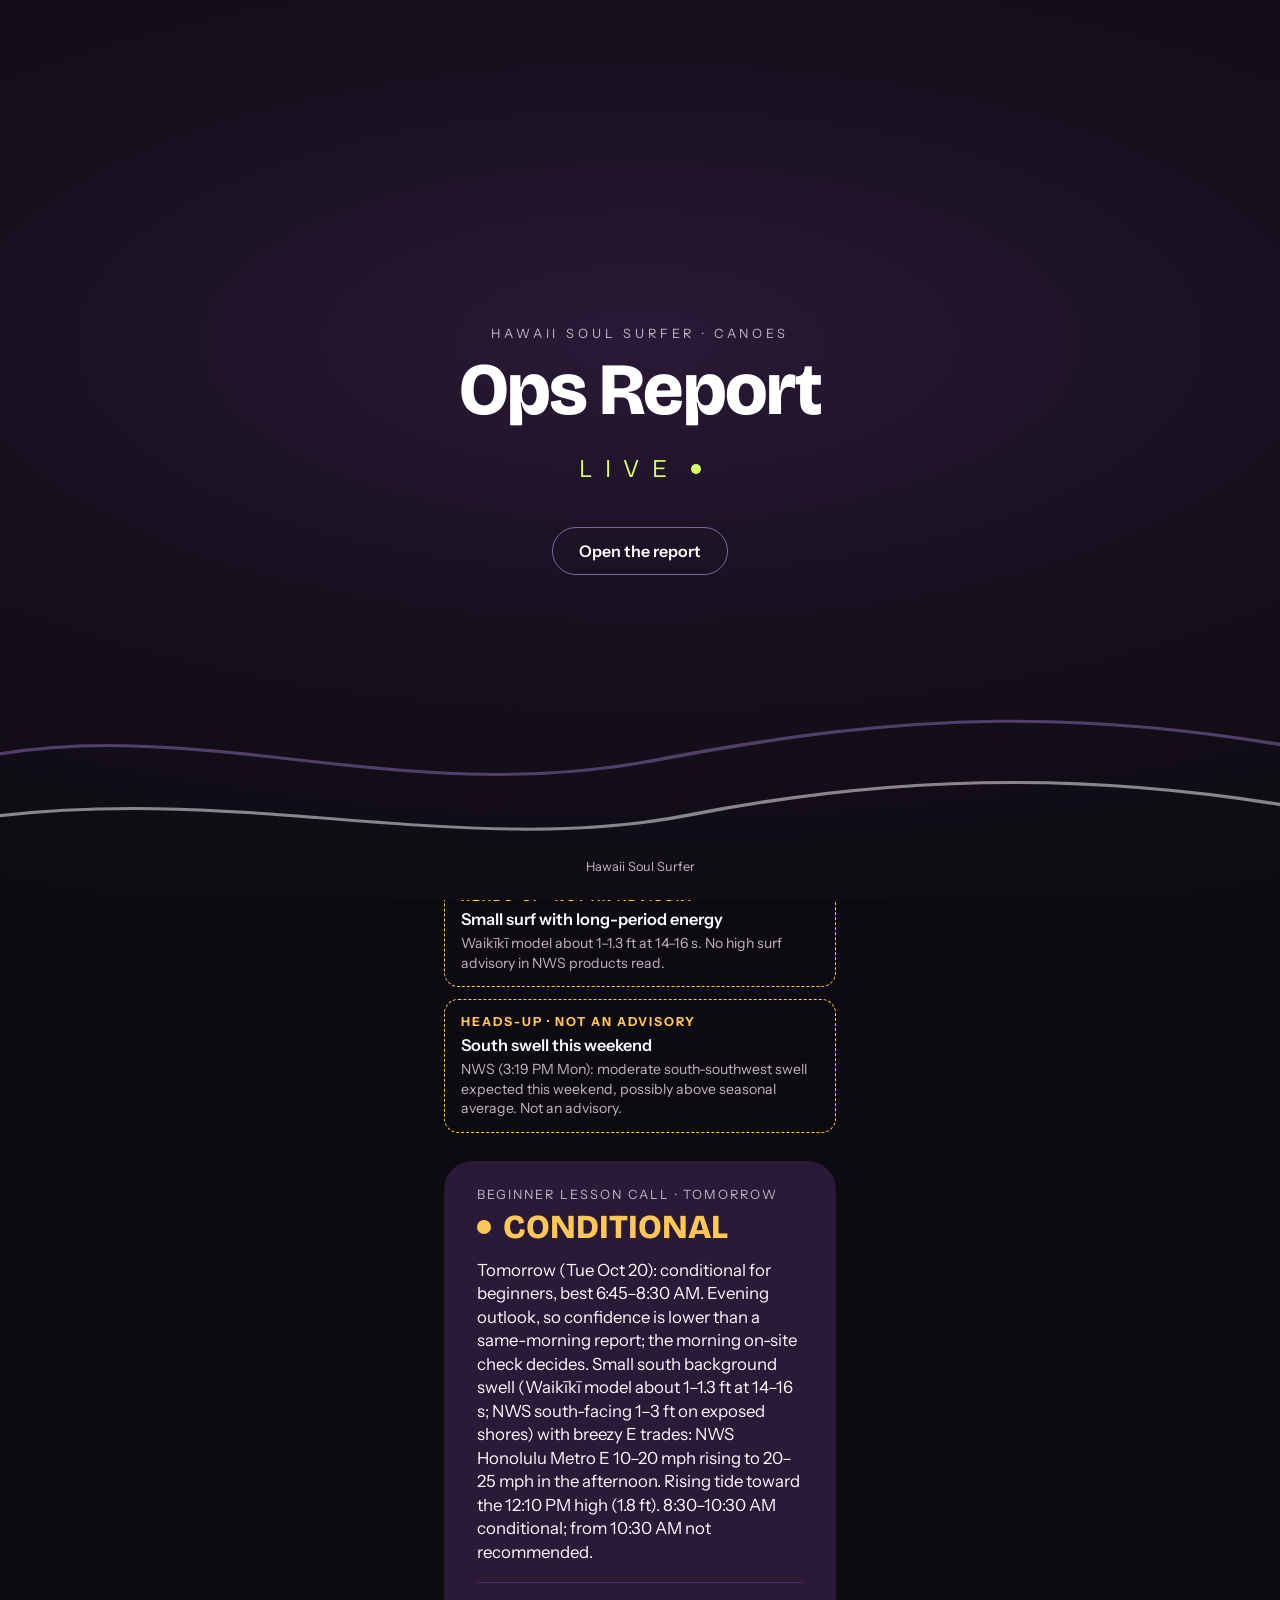
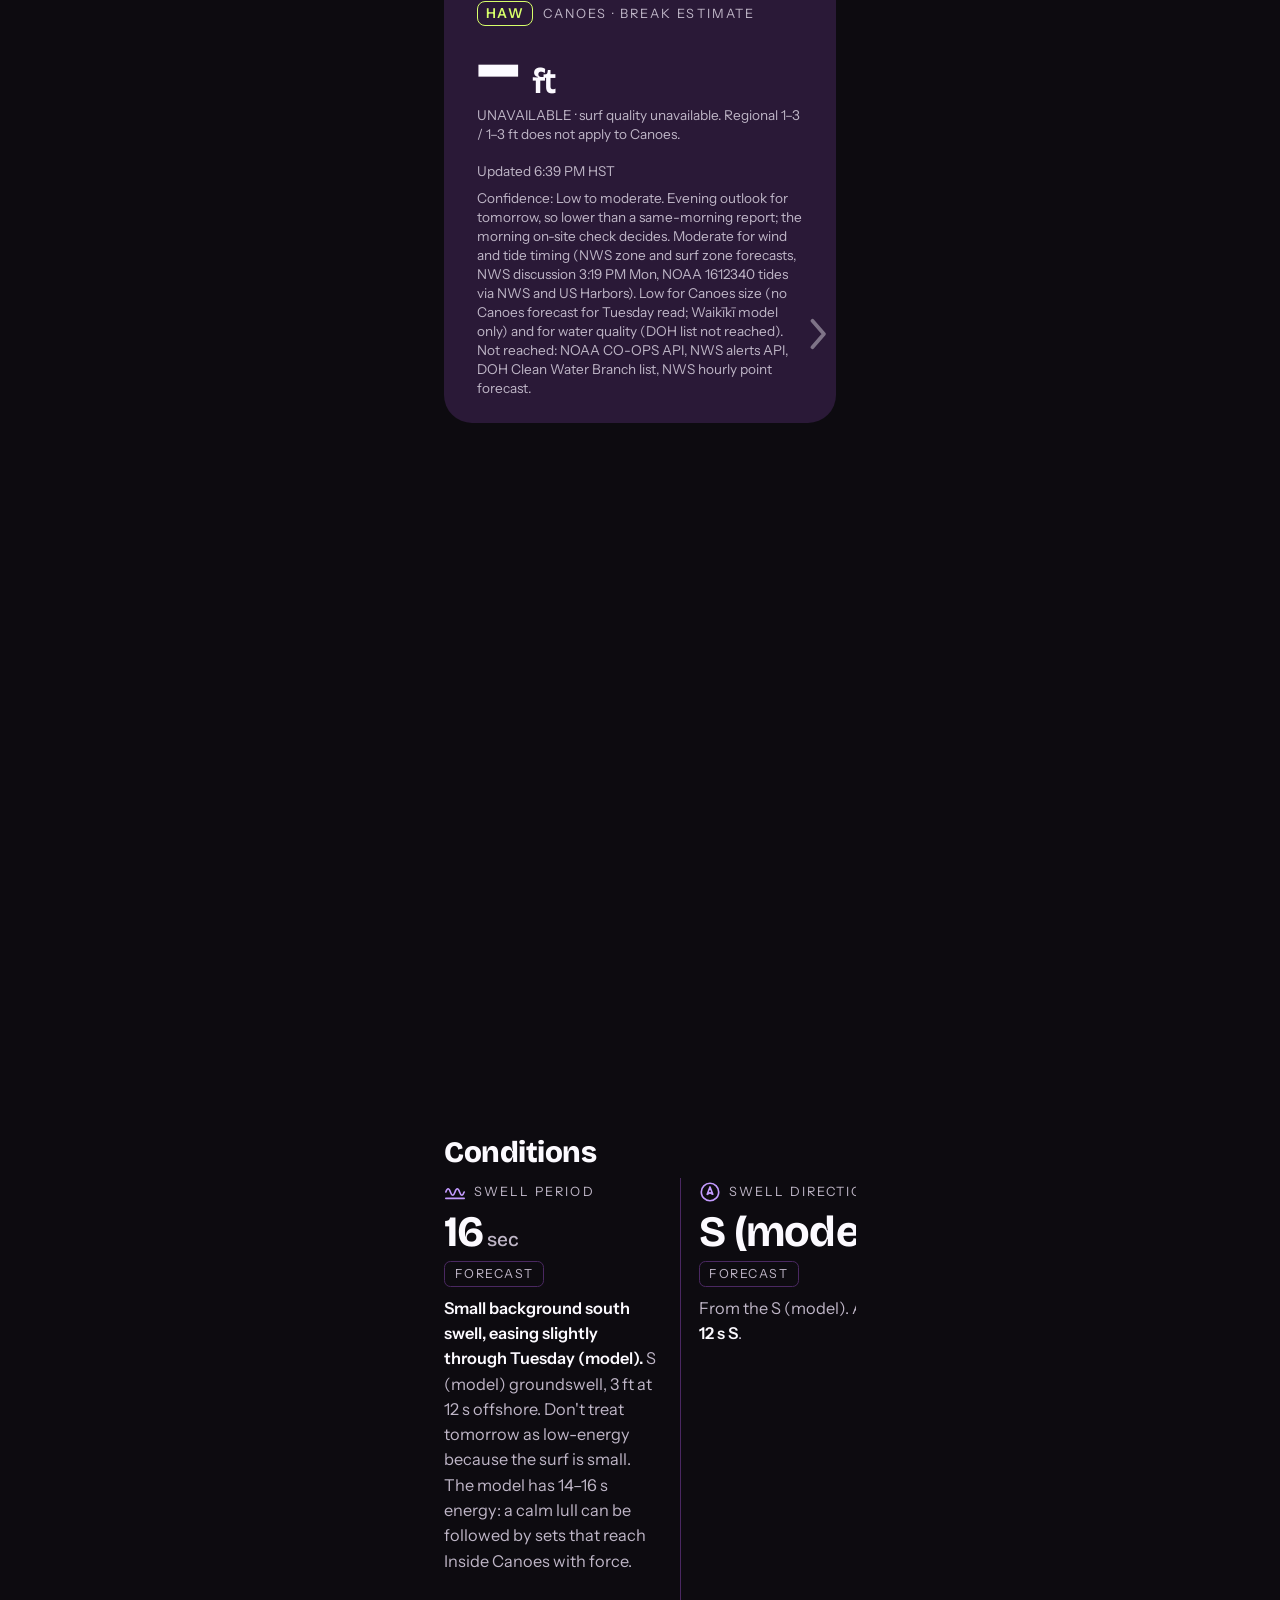
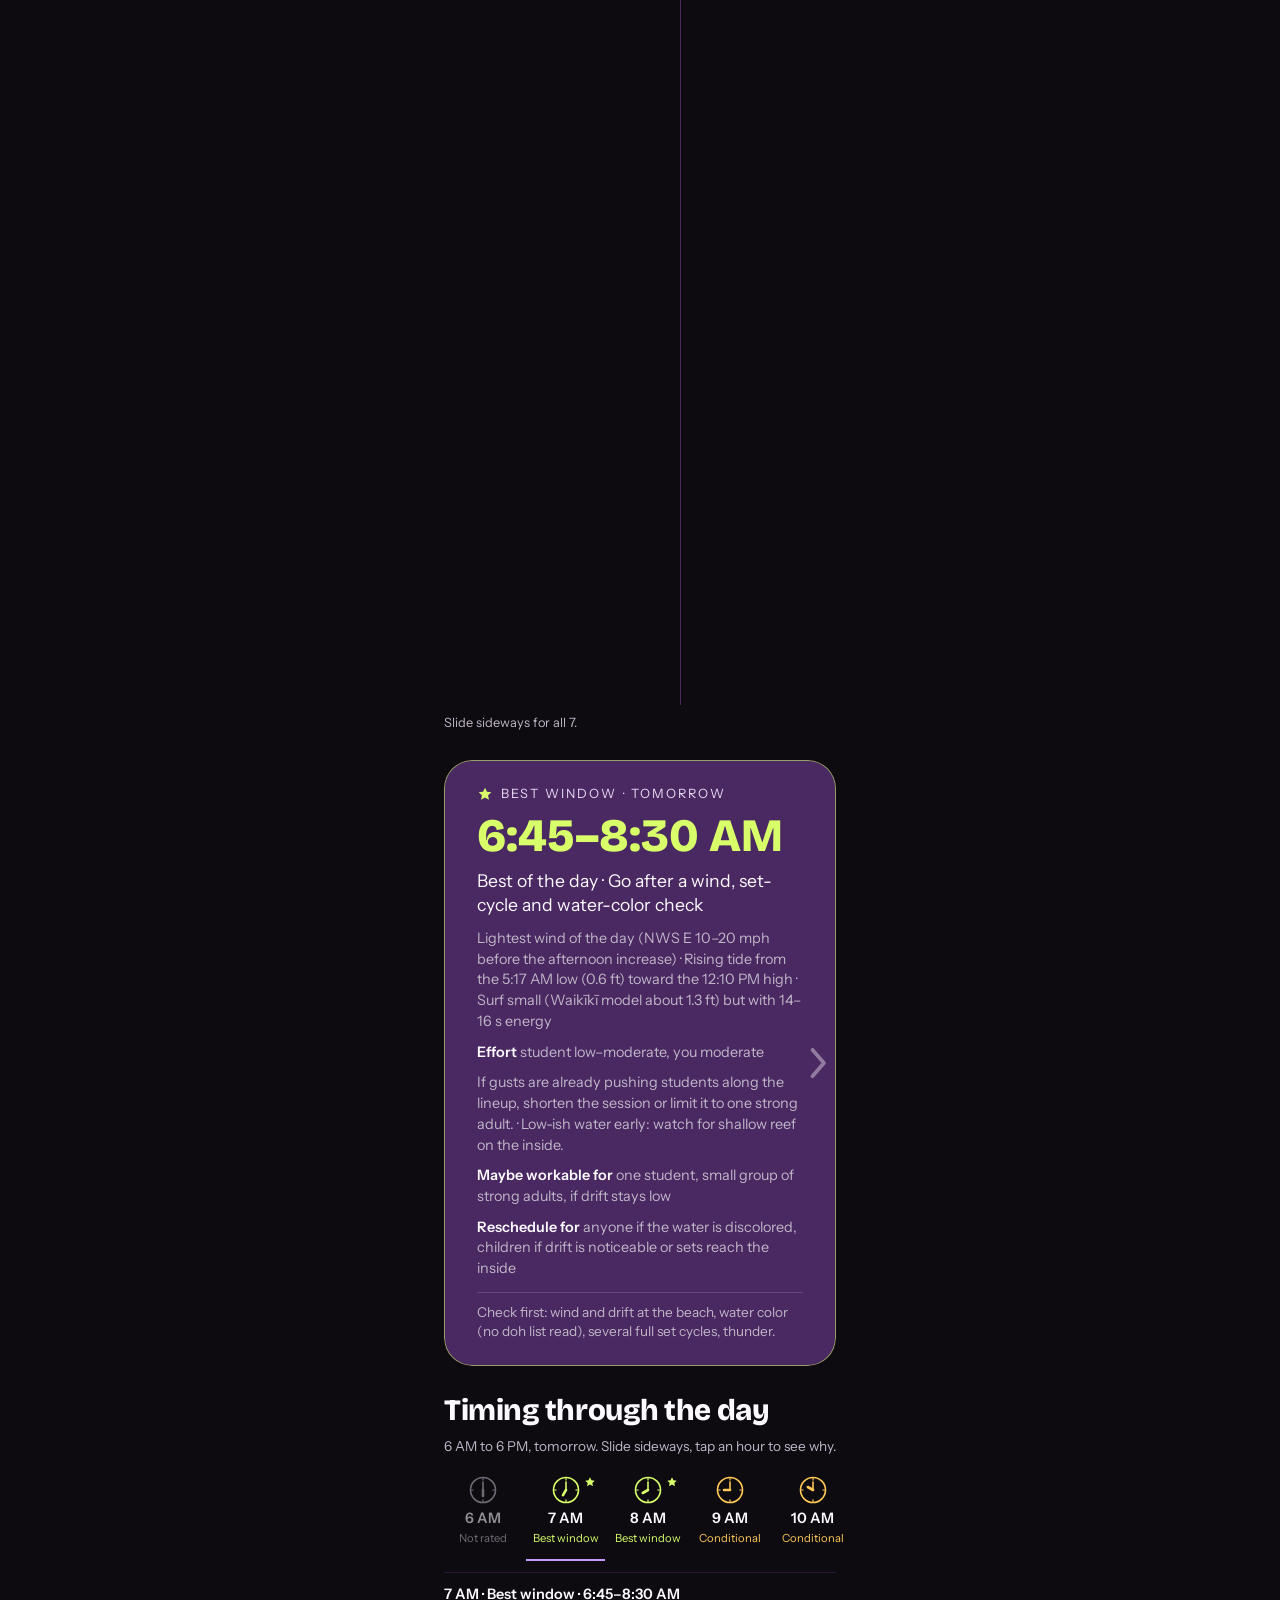
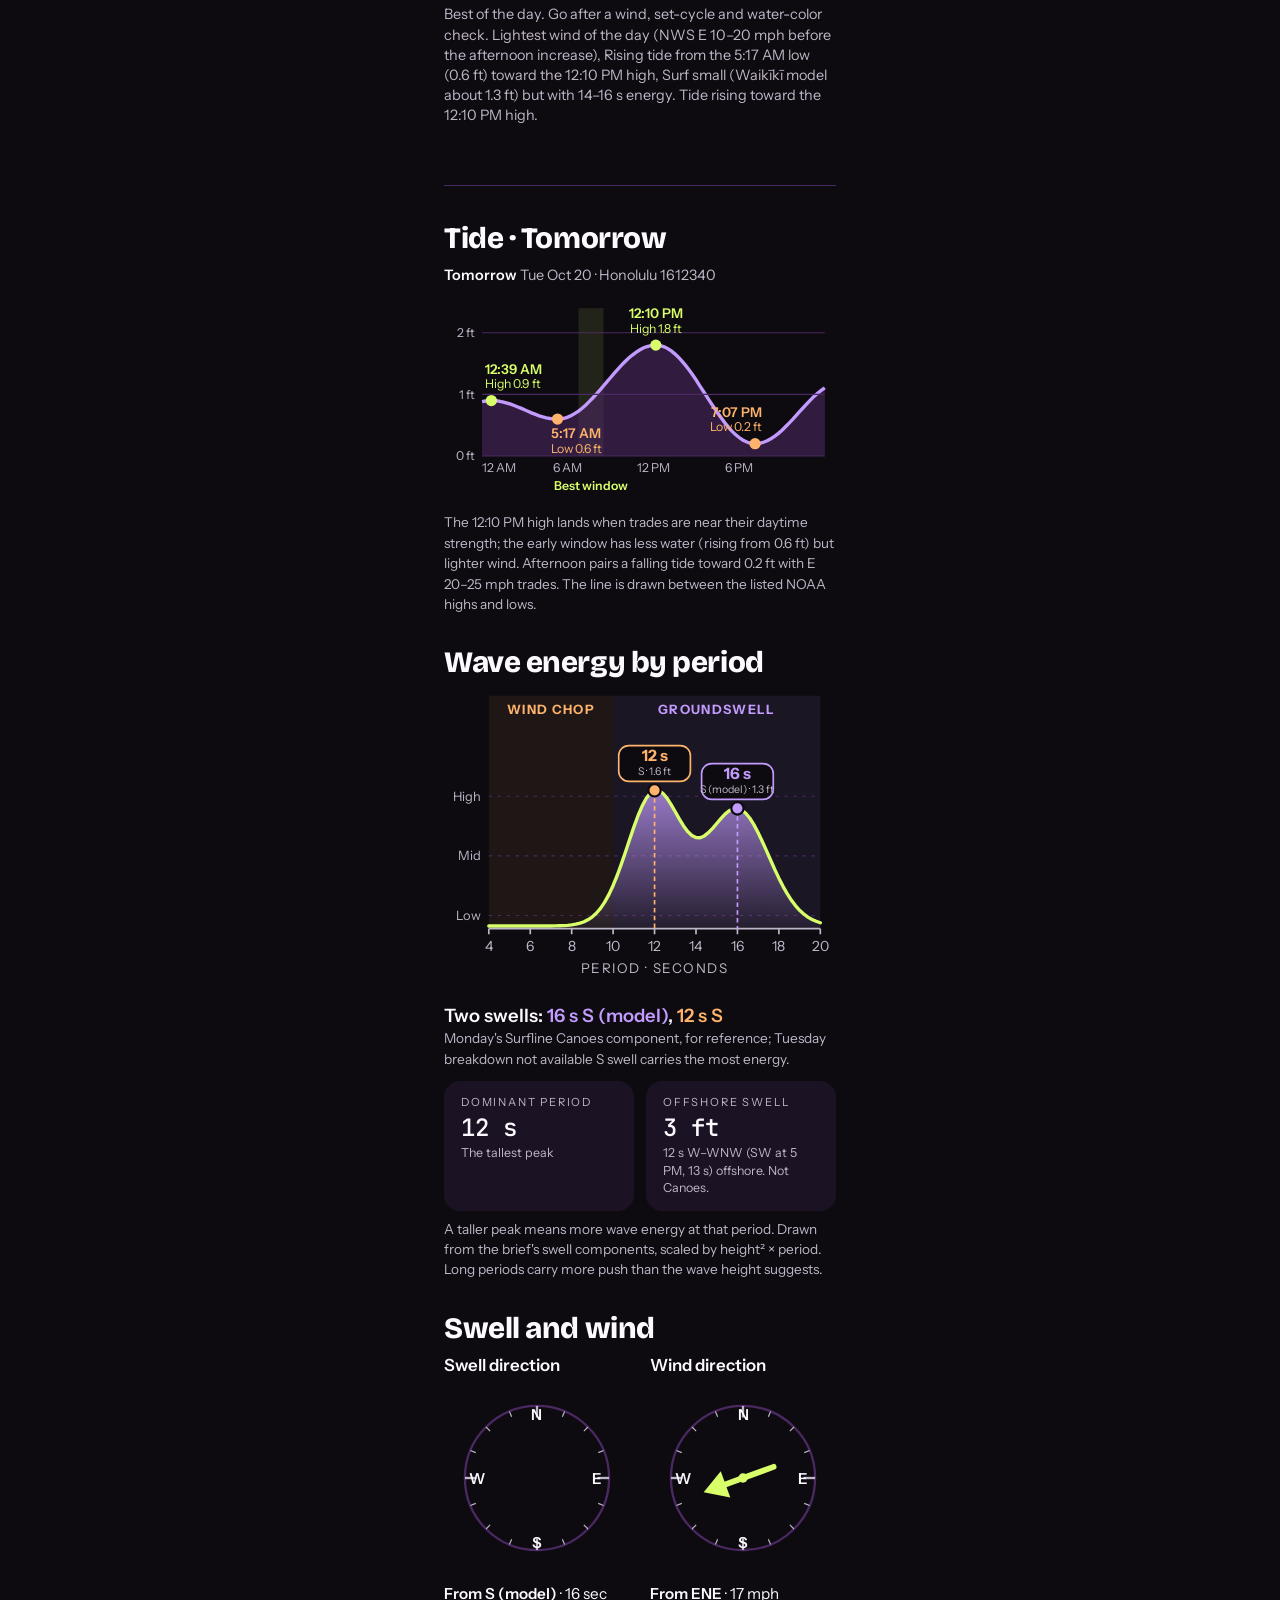
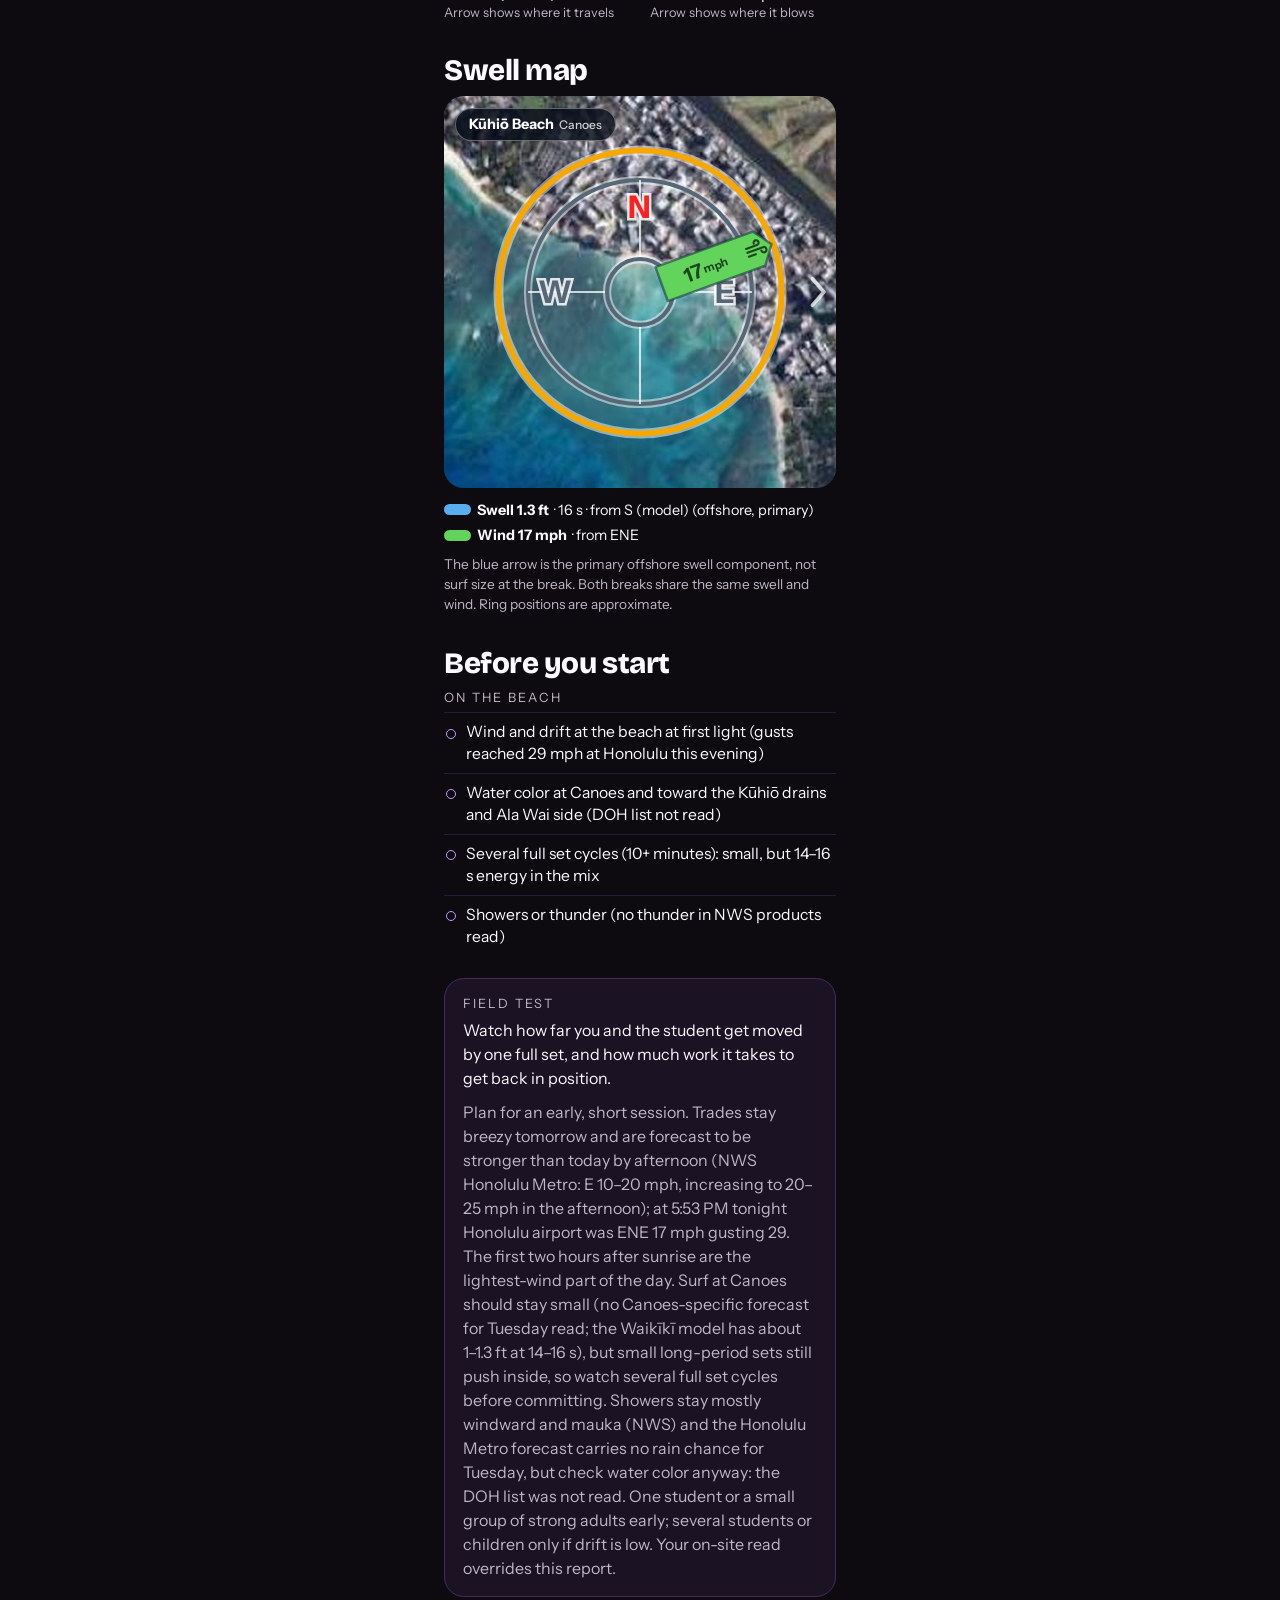
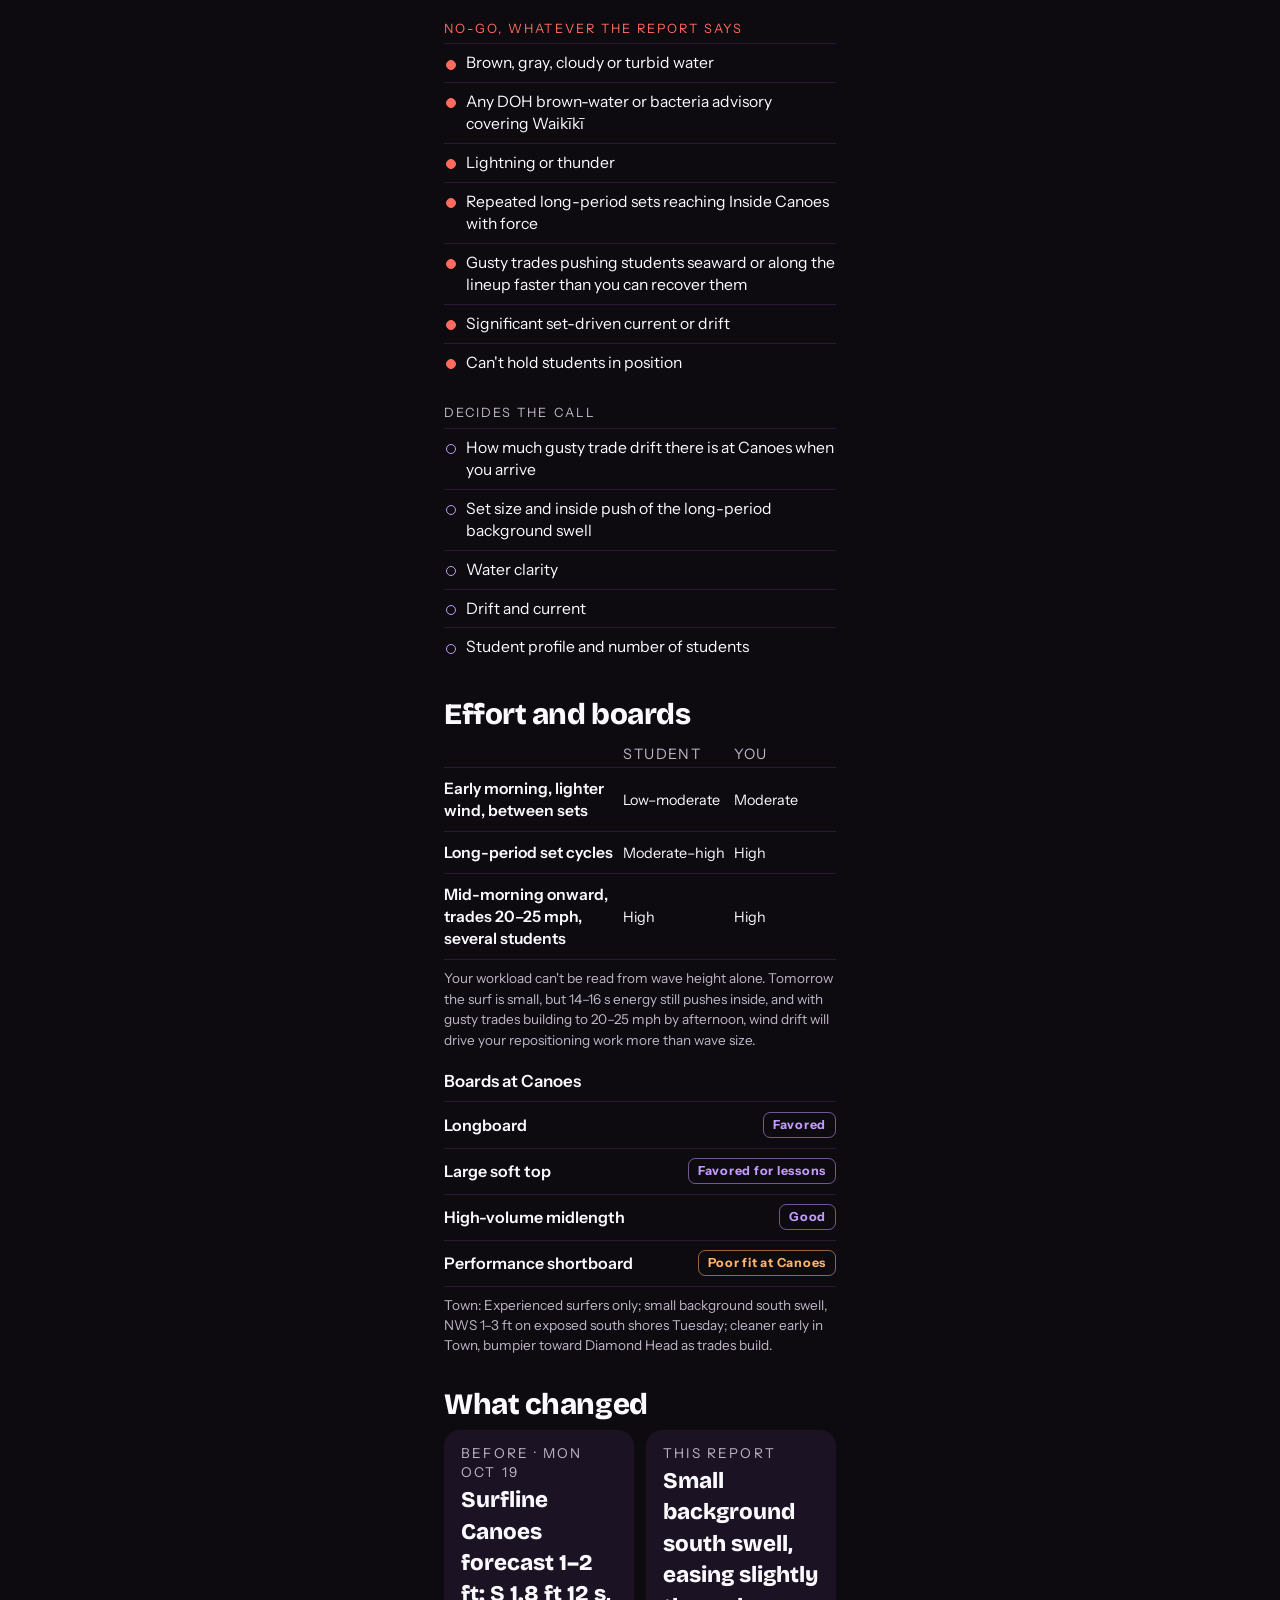
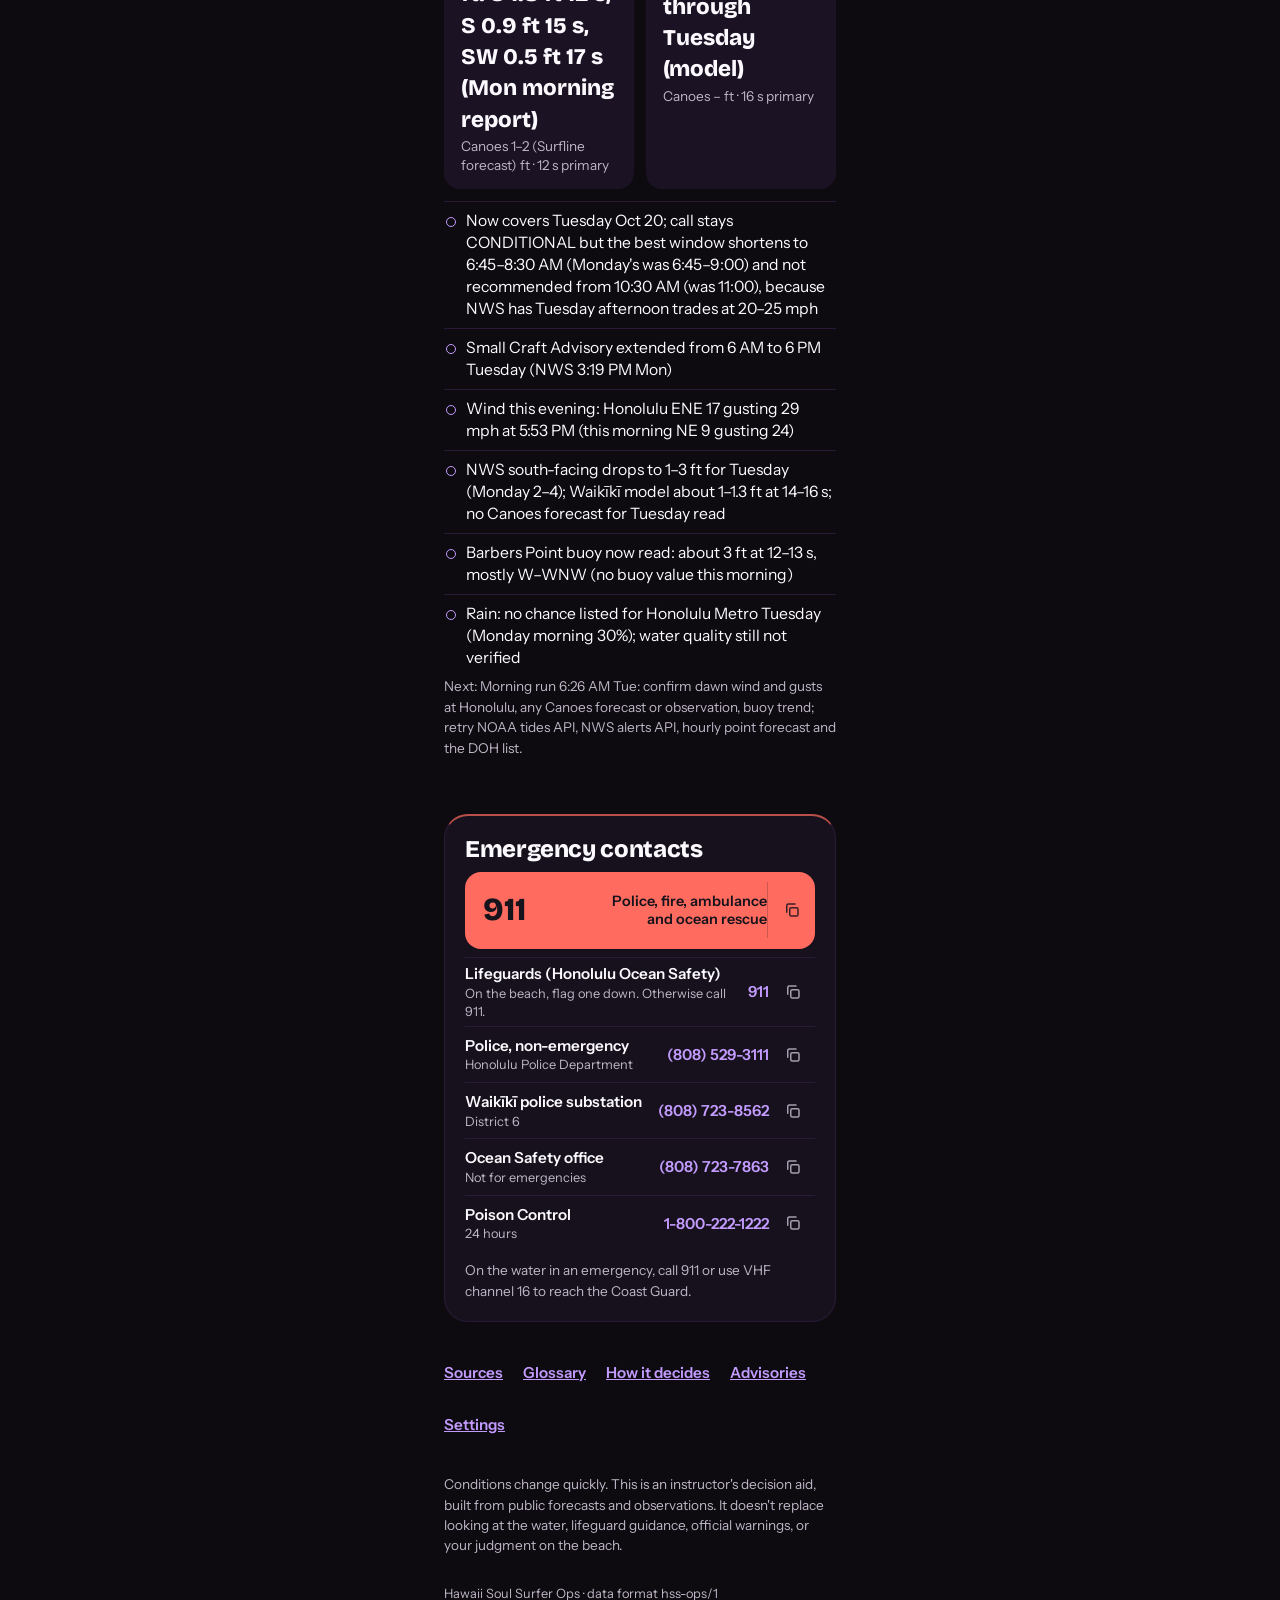
<file: ops/index.html>
<!doctype html>
<html lang="en" data-size="m" data-palette="violet">
<head>
<meta charset="utf-8">
<meta name="viewport" content="width=device-width, initial-scale=1, viewport-fit=cover">
<title>Soul Surfer Ops</title>
<link rel="stylesheet" href="https://fonts.googleapis.com/css2?family=Bricolage+Grotesque:opsz,wght@12..96,300;12..96,600;12..96,800&family=Instrument+Sans:wght@400;500;600&family=Instrument+Serif:ital@1&family=JetBrains+Mono:wght@400;500&display=swap">
<style>
/* ---------- palettes ---------- */
:root,[data-palette="violet"]{
  --bg:#0D0B10;--fg:#FCFAFF;--mute:#BFB6C7;--hero:#2A1937;--cardb:transparent;
  --line:#2A1937;--line2:#4A2861;--win:#4A2861;--winb:transparent;
  --best:#D8FF6A;--best-ink:#17131D;--call:#FFC857;--link:#C39BFF;--link-ink:#17131D;
  --adv:#FF6B5E;--advbg:rgba(255,107,94,.12);--area:rgba(74,40,97,.6);--lo:#FFB36B;--now:#FFC857;--danger-ink:#17131D}
[data-palette="surf"]{
  --bg:#1E1E2E;--fg:#C6D0F5;--mute:#9399B9;--hero:#181825;--cardb:rgba(198,208,245,.14);
  --line:rgba(198,208,245,.16);--line2:rgba(198,208,245,.32);--win:#11111B;--winb:rgba(135,176,249,.55);
  --best:#A6E3A1;--best-ink:#11111B;--call:#F9E2AF;--link:#87B0F9;--link-ink:#11111B;
  --adv:#F38BA8;--advbg:rgba(243,139,168,.12);--area:rgba(135,176,249,.2);--lo:#F9E2AF;--now:#C6D0F5;--danger-ink:#11111B}
/* ---------- text size (three steps) ---------- */
html{--s:1;font-size:calc(16px * var(--s))}
html[data-size="s"]{--s:.9}
html[data-size="l"]{--s:1.15}

*{box-sizing:border-box}
body{margin:0;background:var(--bg);color:var(--fg);font-family:'Instrument Sans',system-ui,sans-serif;line-height:1.4}
.wrap{max-width:27rem;margin:0 auto;padding:1.25rem 1.25rem 2.5rem;display:flex;flex-direction:column;gap:1.75rem}
.hide{display:none!important}
a{color:var(--link)}
.eyebrow{font-size:.8rem;letter-spacing:.16em;text-transform:uppercase;color:var(--mute)}
h1{margin:0;font-family:'Bricolage Grotesque',sans-serif;font-weight:800;font-size:2.5rem;line-height:1.02;letter-spacing:-.02em}
.live{font-weight:300;font-size:.5em;letter-spacing:.34em;color:var(--best);vertical-align:.45em;margin-left:.35em;display:inline-flex;align-items:center;gap:.5em}
.live:before{content:"";width:.55em;height:.55em;border-radius:50%;background:var(--best);display:inline-block}
.sample{border:1px dashed var(--call);color:var(--call);border-radius:.75rem;padding:.65rem .9rem;font-size:.85rem}
.top{display:flex;justify-content:space-between;align-items:flex-start;gap:.75rem}
.iconbtn{width:2.75rem;height:2.75rem;border-radius:50%;border:1px solid var(--line2);background:transparent;color:var(--fg);display:flex;align-items:center;justify-content:center;cursor:pointer;flex:none}
.sec-title{margin:0 0 .6rem;font-family:'Bricolage Grotesque',sans-serif;font-weight:800;font-size:1.85rem;line-height:1.1;letter-spacing:-.015em}
.sub-title{margin:0 0 .5rem;font-size:1.05rem;font-weight:600}

/* advisories */
.adv{border:2px solid var(--adv);border-left-width:.6rem;border-radius:.9rem;background:var(--advbg);width:100%;text-align:left;color:inherit;font:inherit;padding:0;cursor:pointer;display:block}
.adv-main{padding:.85rem 1rem;display:flex;flex-direction:column;gap:.25rem}
.adv .k{font-size:.85rem;font-weight:700;letter-spacing:.16em;text-transform:uppercase;color:var(--adv);display:flex;gap:.5rem;align-items:center}
.adv .k .more{margin-left:auto;font-size:.8rem;letter-spacing:.04em;text-transform:none;font-weight:600}
.adv .h{font-size:1.2rem;font-weight:600;line-height:1.25}
.adv .s{font-size:.85rem;color:var(--mute)}
.adv-body{padding:.2rem 1rem 1rem;border-top:1px solid var(--adv);font-size:.95rem;display:none;flex-direction:column;gap:.6rem}
.adv.open .adv-body{display:flex}
.adv-body b{display:block;font-size:.75rem;letter-spacing:.14em;text-transform:uppercase;color:var(--adv);margin-top:.5rem}
.adv .chev{transition:transform .15s}.adv.open .chev{transform:rotate(180deg)}

/* hero */
.hero{background:var(--hero);border:1px solid var(--cardb);border-radius:1.75rem;padding:1.5rem;display:flex;flex-direction:column;gap:1.1rem}
.hero hr{border:0;border-top:1px solid var(--line2);width:100%;margin:0}
.call{font-family:'Bricolage Grotesque',sans-serif;font-weight:800;font-size:2.1rem;display:flex;align-items:center;gap:.75rem;color:var(--call)}
.dot{width:.9rem;height:.9rem;border-radius:50%;background:var(--call);flex:none}
.big{font-family:'Bricolage Grotesque',sans-serif;font-weight:800;font-size:5.25rem;line-height:.95;letter-spacing:-.03em}
.big small{font-size:2.25rem;font-weight:600}
.tag{font-size:.85rem;font-weight:600;letter-spacing:.1em;border:1px solid var(--best);color:var(--best);border-radius:.5rem;padding:.15rem .5rem}
.grid{display:grid;grid-template-columns:1fr 1fr;gap:1.6rem 1.25rem}
.cell{border-top:1px solid var(--line2);padding-top:.85rem;display:flex;flex-direction:column;gap:.35rem}
.cell b{font-size:1.5rem;font-weight:600;line-height:1.15}
.cell span{font-size:.95rem;color:var(--mute)}
.win{background:var(--win);border:1px solid var(--winb);border-radius:1.75rem;padding:1.5rem;display:flex;flex-direction:column;gap:.6rem}
.win .t{font-family:'Bricolage Grotesque',sans-serif;font-weight:800;font-size:3.4rem;line-height:1;color:var(--best)}

/* timing */
.timing details{border-top:1px solid var(--line)}
.timing details:last-of-type{border-bottom:1px solid var(--line)}
.timing summary{list-style:none;display:flex;align-items:center;gap:.6rem;padding:.6rem 0;font-size:.95rem;cursor:pointer;min-height:2.75rem}
.timing summary::-webkit-details-marker{display:none}
.timing .time{font-weight:600;width:3.6rem}
.timing .lab{flex:1;color:var(--mute);font-size:.9rem}
.timing .chev{color:var(--link);transition:transform .15s;flex:none}
.timing details[open] .chev{transform:rotate(180deg)}
.timing .why{font-size:.82rem;color:var(--mute);padding:0 0 .75rem 4.2rem;margin:0}
.best{font-size:.7rem;font-weight:700;letter-spacing:.14em;text-transform:uppercase;background:var(--best);color:var(--best-ink);border-radius:.4rem;padding:.15rem .5rem}

/* visuals */
.vis{display:flex;flex-direction:column;gap:2rem}
.two{display:grid;grid-template-columns:1fr 1fr;gap:1.25rem}
.cap{font-size:.95rem;margin-top:.4rem}.cap b{font-weight:600}.cap span{color:var(--mute);display:block;font-size:.8rem}
.fine{font-size:.85rem;line-height:1.5;color:var(--mute)}
svg text{font-family:'Instrument Sans',sans-serif}
.t11{font-size:calc(11px * var(--s))}.t12{font-size:calc(12px * var(--s))}.t13{font-size:calc(13px * var(--s))}

/* emergency */
.sos{display:flex;flex-direction:column}
.sos .call911{display:flex;justify-content:space-between;align-items:center;background:var(--adv);color:var(--danger-ink);border-radius:1rem;padding:1rem 1.1rem;text-decoration:none;margin-bottom:.5rem;min-height:3.5rem}
.sos .call911 b{font-family:'Bricolage Grotesque',sans-serif;font-size:2rem;font-weight:800}
.sos .call911 span{font-size:.9rem;font-weight:600;max-width:11rem;text-align:right;line-height:1.25}
.sos a.line{display:flex;justify-content:space-between;align-items:center;gap:.75rem;padding:.7rem 0;border-top:1px solid var(--line);text-decoration:none;color:var(--fg);min-height:2.75rem}
.sos a.line:last-of-type{border-bottom:1px solid var(--line)}
.sos .who{font-size:.95rem;font-weight:600}.sos .who small{display:block;font-weight:400;color:var(--mute);font-size:.8rem}
.sos .num{color:var(--link);font-weight:600;font-size:.95rem;white-space:nowrap}

.links{display:flex;flex-wrap:wrap;gap:.5rem 1.25rem;font-size:.95rem}
.links a{min-height:2.75rem;display:inline-flex;align-items:center;font-weight:600}

/* sub pages */
.back{display:inline-flex;align-items:center;min-height:2.75rem;font-weight:600;text-decoration:none}
.page h1{font-size:2.1rem}
.page p{margin:.5rem 0}
.row{border-top:1px solid var(--line);padding:.9rem 0}
.row:last-child{border-bottom:1px solid var(--line)}
.row b{display:block;font-size:1.05rem}
.row span,.row p{color:var(--mute);font-size:.9rem;margin:.2rem 0 0}
dl{margin:0}dt{font-weight:600;font-size:1.05rem;border-top:1px solid var(--line);padding-top:.9rem}dd{margin:.25rem 0 .9rem;color:var(--mute);font-size:.92rem}
.menu a{display:flex;justify-content:space-between;align-items:center;min-height:3.25rem;padding:.4rem 0;border-top:1px solid var(--line);text-decoration:none;color:var(--fg);font-size:1.05rem;font-weight:600}
.menu a:last-child{border-bottom:1px solid var(--line)}
.menu a span{color:var(--link)}
.seg3{display:flex;gap:.6rem}
.seg3 button{flex:1;min-height:3.25rem;border-radius:.9rem;border:1.5px solid var(--line2);background:transparent;color:var(--fg);font-family:'Bricolage Grotesque',sans-serif;font-weight:800;cursor:pointer}
.seg3 button[aria-pressed="true"]{border-color:var(--link);background:var(--link);color:var(--link-ink)}
.pal{display:flex;flex-direction:column;gap:.6rem}
.pal button{display:flex;align-items:center;justify-content:space-between;gap:1rem;min-height:3.5rem;padding:.7rem 1rem;border-radius:.9rem;border:1.5px solid var(--line2);background:transparent;color:var(--fg);font:inherit;font-weight:600;cursor:pointer;text-align:left}
.pal button[aria-pressed="true"]{border-color:var(--link);box-shadow:0 0 0 1px var(--link)}
.sw{display:flex;gap:.25rem}.sw i{width:1.1rem;height:1.1rem;border-radius:50%;display:block;border:1px solid rgba(255,255,255,.25)}

/* ---------- v2 additions ---------- */
:root,[data-palette="violet"]{--zone:#16111C;--cardbg:#1B1224}
[data-palette="surf"]{--zone:#181825;--cardbg:#181825}
.bleed{margin:0 -1.25rem}
.hscroll{position:relative;display:flex;gap:.75rem;overflow-x:auto;scroll-snap-type:x mandatory;-webkit-overflow-scrolling:touch;overscroll-behavior-x:contain;scrollbar-width:none;padding:0 1.25rem;scroll-padding:0 1.25rem}
.hscroll::-webkit-scrollbar{display:none}
.hscroll>*{scroll-snap-align:start;scroll-snap-stop:always;flex:none}
.pager{display:flex;overflow-x:auto;scroll-snap-type:x mandatory;overscroll-behavior-x:contain;scrollbar-width:none;border-radius:1.75rem}
.pager::-webkit-scrollbar{display:none}
.pager>*{flex:0 0 100%;scroll-snap-align:center;scroll-snap-stop:always}
.daytabs{display:flex;gap:.4rem;align-items:center}
.daytabs button{min-height:2.75rem;padding:0 1rem;border-radius:1.4rem;border:1.5px solid var(--line2);background:transparent;color:var(--mute);font:inherit;font-weight:600;font-size:.9rem;cursor:pointer}
.daytabs button[aria-pressed="true"]{border-color:var(--link);color:var(--fg);background:color-mix(in srgb,var(--link) 18%,transparent)}
.daytabs .hint{margin-left:auto;font-size:.8rem;color:var(--mute)}
.tile{width:10.25rem;min-height:9.5rem;background:var(--cardbg);border:1px solid var(--cardb);border-radius:1.25rem;padding:1.1rem 1rem;display:flex;flex-direction:column;gap:.45rem;justify-content:space-between}
.tile .eyebrow{font-size:.72rem}
.tile b{font-size:1.5rem;font-weight:600;line-height:1.15}
.tile span{font-size:.85rem;line-height:1.35;color:var(--mute)}
.win.winbest{border:1px solid color-mix(in srgb,var(--best) 55%,transparent);box-shadow:0 0 28px color-mix(in srgb,var(--best) 13%,transparent)}
.win .starline{display:flex;align-items:center;gap:.5rem}
.win .star{color:var(--best);flex:none}
.win .lowconf{margin-top:.2rem;font-size:.85rem;color:var(--mute);border-top:1px solid color-mix(in srgb,var(--fg) 15%,transparent);padding-top:.6rem}
.hours{position:relative;display:flex;gap:.25rem;overflow-x:auto;scroll-snap-type:x proximity;scrollbar-width:none;padding:.4rem 1.25rem .6rem;scroll-padding:0 1.25rem}
.hours::-webkit-scrollbar{display:none}
.hr{flex:none;scroll-snap-align:center;width:4.9rem;min-height:5.75rem;border:0;border-bottom:2px solid transparent;background:transparent;color:var(--fg);font:inherit;display:flex;flex-direction:column;align-items:center;gap:.2rem;padding:.4rem .15rem .5rem;cursor:pointer;position:relative}
.hr svg.clk{color:var(--mute)}
.hr .tm{font-size:.9rem;font-weight:600}
.hr .lb{font-size:.7rem;line-height:1.2;color:var(--mute);text-align:center}
.hr[aria-pressed="true"]{border-bottom-color:var(--link)}
.hr[aria-pressed="true"] svg.clk{color:var(--link)}
.hr.isbest svg.clk{color:var(--best)}
.hr .bstar{position:absolute;top:.15rem;right:.55rem;color:var(--best)}
.hdetail{font-size:.9rem;color:var(--mute);border-top:1px solid var(--line);padding-top:.7rem;margin-top:.1rem}
.hdetail b{color:var(--fg);font-weight:600}
.tidepanel{flex:0 0 100%;scroll-snap-align:center;scroll-snap-stop:always}
.tidepanel .dl{font-size:.9rem;font-weight:600;margin-bottom:.2rem}
.tidepanel .dl span{color:var(--mute);font-weight:400}
.sos-zone{margin-top:1.75rem;background:var(--zone);border:1px solid var(--line);border-top:2px solid color-mix(in srgb,var(--adv) 70%,transparent);border-radius:1.5rem;padding:1.25rem}
.sos-zone .sec-title{font-size:1.5rem}
.call911{display:flex;justify-content:space-between;align-items:center;background:var(--adv);color:var(--danger-ink);border-radius:1rem;margin:.2rem 0 .5rem;min-height:3.5rem;overflow:hidden}
.call911 a{flex:1;display:flex;justify-content:space-between;align-items:center;gap:.75rem;padding:1rem 0 1rem 1.1rem;color:inherit;text-decoration:none;min-height:3.5rem}
.call911 a b{font-family:'Bricolage Grotesque',sans-serif;font-size:2rem;font-weight:800}
.call911 a span{font-size:.9rem;font-weight:600;max-width:11rem;text-align:right;line-height:1.25}
.copybtn{flex:none;width:2.75rem;height:2.75rem;display:inline-flex;align-items:center;justify-content:center;border:0;background:transparent;color:inherit;cursor:pointer;border-radius:.6rem;opacity:.85}
.copybtn:hover{opacity:1}
.call911 .copybtn{width:3rem;height:3.5rem;border-radius:0;border-left:1px solid color-mix(in srgb,var(--danger-ink) 25%,transparent)}
.line2{display:flex;justify-content:space-between;align-items:center;gap:.5rem;padding:.35rem 0 .35rem;border-top:1px solid var(--line);min-height:3.25rem}
.line2:last-of-type{border-bottom:1px solid var(--line)}
.line2 .who{font-size:.95rem;font-weight:600}.line2 .who small{display:block;font-weight:400;color:var(--mute);font-size:.8rem}
.line2 .nums{display:flex;align-items:center;gap:.1rem;flex:none}
.line2 .nums a{color:var(--link);font-weight:600;font-size:.95rem;white-space:nowrap;text-decoration:none;display:inline-flex;align-items:center;min-height:2.75rem}
.line2 .copybtn{color:var(--mute)}
.toast{position:fixed;left:50%;bottom:max(1.25rem,env(safe-area-inset-bottom));transform:translate(-50%,3rem);background:var(--fg);color:var(--bg);padding:.65rem 1rem;border-radius:.8rem;font-weight:600;font-size:.9rem;opacity:0;pointer-events:none;transition:all .2s;z-index:9}
.toast.on{opacity:1;transform:translate(-50%,0)}
.fade{transition:opacity .15s}

/* ---------- v3 additions ---------- */
.tabbar{display:flex;gap:1.25rem;border-bottom:1px solid var(--line);margin:0 0 -0.25rem}
.tabbar a{min-height:2.75rem;display:inline-flex;align-items:center;color:var(--mute);text-decoration:none;font-weight:600;font-size:.95rem;border-bottom:2px solid transparent;margin-bottom:-1px}
.tabbar a[aria-current="page"]{color:var(--fg);border-bottom-color:var(--link)}
.mapwrap{position:relative;overflow:hidden;border-radius:1.25rem;height:18.5rem;background:#06314a;touch-action:pan-y}
.mapwrap .stage{position:absolute;left:0;top:0;transition:transform .55s cubic-bezier(.3,.7,.2,1)}
.mapwrap .stage img{display:block;width:100%;height:100%}
.mapwrap .stage svg{position:absolute;inset:0;width:100%;height:100%;overflow:visible}
.chips{display:flex;gap:.5rem;overflow-x:auto;scrollbar-width:none;padding:0 1.25rem;scroll-snap-type:x proximity;position:relative}
.chips::-webkit-scrollbar{display:none}
.chip{flex:none;scroll-snap-align:start;min-height:2.75rem;padding:0 .95rem;border-radius:1.4rem;border:1.5px solid var(--line2);background:transparent;color:var(--mute);font:inherit;font-size:.88rem;font-weight:600;cursor:pointer}
.chip[aria-pressed="true"]{border-color:var(--link);color:var(--fg);background:color-mix(in srgb,var(--link) 18%,transparent)}
.legend{display:flex;flex-direction:column;gap:.35rem;font-size:.9rem;margin-top:.7rem}
.legend span{display:flex;align-items:center;gap:.55rem}
.legend i{width:1.7rem;height:.7rem;border-radius:.35rem;display:inline-block;flex:none}
.stat2{display:grid;grid-template-columns:1fr 1fr;gap:.75rem;margin-top:.75rem}
.stat2>div{background:var(--cardbg);border:1px solid var(--cardb);border-radius:1rem;padding:.8rem 1rem}
.stat2 .eyebrow{font-size:.7rem}
.stat2 b{font-family:'JetBrains Mono',ui-monospace,monospace;font-size:1.5rem;font-weight:500}
.stat2 span{display:block;font-size:.78rem;color:var(--mute)}
.energy-cap{font-size:1.15rem;font-weight:600;margin-top:.4rem}
/* forecast page */
.daystrip{display:flex;gap:.25rem;overflow-x:auto;scroll-snap-type:x mandatory;scrollbar-width:none;padding:0 1.25rem;scroll-padding:0 1.25rem;position:relative}
.daystrip::-webkit-scrollbar{display:none}
.daytile{flex:0 0 7.5rem;scroll-snap-align:start;border:0;border-radius:1rem;background:transparent;color:var(--mute);font:inherit;padding:.8rem .4rem .6rem;display:flex;flex-direction:column;align-items:center;gap:.35rem;cursor:pointer;min-height:7.5rem}
.daytile .dt{font-size:.9rem}
.daytile .sz{font-family:'Bricolage Grotesque',sans-serif;font-weight:800;font-size:1.7rem;color:var(--fg);line-height:1.05;white-space:nowrap}
.daytile .sz small{font-size:1rem;font-weight:600}
.daytile .arrows{display:flex;gap:.55rem;margin-top:.15rem}
.daytile[aria-pressed="true"]{background:var(--cardbg);border:1px solid var(--line2);color:var(--fg)}
.surfcard{background:var(--cardbg);border:1px solid var(--cardb);border-radius:1.5rem;padding:1.25rem}
.surfcard .row1{display:flex;justify-content:space-between;align-items:flex-start;gap:.75rem}
.surfcard .bigsz{font-family:'Bricolage Grotesque',sans-serif;font-weight:800;font-size:2.8rem;line-height:1}
.surfcard .bigsz small{font-size:1.2rem;font-weight:600}
.sw3{display:flex;align-items:center;gap:.8rem;font-size:.95rem;color:var(--fg);white-space:nowrap;flex-wrap:wrap;justify-content:flex-end}
.sw3 b{font-weight:600}
.ftable{display:flex;flex-direction:column}
.fhead,.frow{display:grid;grid-template-columns:3.1rem 4.4rem 1fr 6.2rem;gap:.35rem;align-items:center}
.fhead{font-size:.75rem;color:var(--mute);padding:.5rem 0;letter-spacing:.04em}
.fhead span:nth-child(3){padding-left:.2rem}
.frow{padding:.55rem 0;border-top:1px solid var(--line);min-height:4rem}
.fday{width:100%;display:flex;justify-content:space-between;align-items:center;background:none;border:0;border-top:1px solid var(--line2);color:var(--fg);font:inherit;font-size:1.05rem;font-weight:600;padding:.9rem 0;min-height:2.75rem;cursor:pointer}
.fday .chev{transition:transform .15s}.fday[aria-expanded="false"] .chev{transform:rotate(-90deg)}
.fbox{background:color-mix(in srgb,var(--fg) 14%,transparent);border-radius:.6rem;font-weight:700;font-size:1.05rem;text-align:center;padding:.65rem .2rem;white-space:nowrap}
.frow .tm{font-size:.82rem;color:var(--mute)}
.frow .sw{display:flex;align-items:baseline;gap:.35rem;font-size:.95rem}
.frow .sw small{font-size:.75rem;color:var(--mute)}
.frow .sd{font-size:.8rem;color:var(--mute);display:flex;align-items:center;gap:.25rem;margin-top:.15rem}
.frow .wd{display:flex;align-items:center;gap:.4rem;justify-content:flex-end}
.frow .wd .n{font-size:1rem;font-weight:700;white-space:nowrap}.frow .wd sup{font-size:.62rem;color:var(--mute);font-weight:500}
.wbox{width:2.6rem;height:2.6rem;border-radius:.6rem;background:color-mix(in srgb,var(--fg) 14%,transparent);display:flex;flex-direction:column;align-items:center;justify-content:center;font-size:.62rem;font-weight:700;gap:.05rem;flex:none}
/* weather page */
.wx .serif{font-family:'Instrument Serif',serif;font-style:italic;font-weight:400;color:var(--call)}
.wx h1{font-size:2.4rem}
.wx .mono{font-family:'JetBrains Mono',ui-monospace,monospace}
.wx .lbl{font-family:'JetBrains Mono',ui-monospace,monospace;font-size:.7rem;letter-spacing:.14em;text-transform:uppercase;color:var(--mute)}
.wx .gold{color:var(--call)}
.wx .wr{display:grid;grid-template-columns:5rem 1fr;gap:.75rem;padding:.55rem 0;align-items:baseline}
.wx .wr p{margin:0;font-size:1rem}
.wx .sect{display:flex;flex-direction:column;gap:.6rem}
.wx .sect p{margin:0;line-height:1.5}
.wx .shores{font-family:'JetBrains Mono',ui-monospace,monospace;font-size:.9rem;font-weight:500}
.wx .shores .lbl{display:block;margin-bottom:.3rem}
.wx .winds{display:grid;grid-template-columns:repeat(3,1fr);gap:.6rem}
.wx .winds>div{background:var(--cardbg);border:1px solid var(--line);border-radius:.9rem;padding:.75rem .8rem;display:flex;flex-direction:column;gap:.2rem}
.wx .winds b{font-size:1.3rem;font-weight:600;white-space:nowrap}.wx .winds span{font-size:.75rem;color:var(--mute)}

/* ---------- v4 additions ---------- */
.conds{position:relative;display:flex;gap:0;overflow-x:auto;scroll-snap-type:x mandatory;scrollbar-width:none;padding:0 1.25rem;scroll-padding:0 1.25rem;overscroll-behavior-x:contain}
.conds::-webkit-scrollbar{display:none}
.cond{flex:none;width:13.5rem;scroll-snap-align:start;scroll-snap-stop:always;padding:.15rem 1.1rem 0 1.1rem;border-left:1px solid var(--line2);display:flex;flex-direction:column;gap:.45rem}
.cond:first-child{padding-left:0;border-left:0}
.cond .ch{display:flex;align-items:center;gap:.5rem;color:var(--mute)}
.cond .ch svg{color:var(--link);flex:none}
.cond .ch .eyebrow{font-size:.72rem}
.cond .val{font-family:'Bricolage Grotesque',sans-serif;font-weight:700;font-size:2rem;line-height:1.05;letter-spacing:-.015em}
.cond .val small{font-size:1rem;font-weight:500;color:var(--mute);letter-spacing:0;margin-left:.2rem}
.cond .src{display:inline-flex;align-self:flex-start;font-size:.68rem;letter-spacing:.12em;text-transform:uppercase;color:var(--mute);border:1px solid var(--line2);border-radius:.4rem;padding:.1rem .45rem}
.cond p{margin:.1rem 0 0;font-size:.92rem;line-height:1.5;color:var(--mute)}
.cond p b{color:var(--fg);font-weight:600}
.condhint{font-size:.8rem;color:var(--mute);margin-top:.6rem}
.mappager{display:flex;overflow-x:auto;scroll-snap-type:x mandatory;overscroll-behavior-x:contain;scrollbar-width:none;border-radius:1.25rem}
.mappager::-webkit-scrollbar{display:none}
.mapslide{flex:0 0 100%;scroll-snap-align:center;scroll-snap-stop:always;position:relative;overflow:hidden;aspect-ratio:1;background:#06314a}
.mapslide .stage{position:absolute;left:0;top:0;background-size:100% 100%;background-repeat:no-repeat;transition:none}
.mapslide svg{position:absolute;inset:0;width:100%;height:100%;overflow:visible}
.maptag{position:absolute;left:.7rem;top:.7rem;background:rgba(8,14,26,.82);color:#fff;border:1px solid rgba(255,255,255,.35);border-radius:1.2rem;padding:.35rem .8rem;font-weight:700;font-size:.9rem;pointer-events:none}
.maptag small{font-weight:500;opacity:.8;margin-left:.3rem}
.maphint{position:absolute;right:.7rem;bottom:.6rem;color:#fff;font-size:.78rem;background:rgba(8,14,26,.7);border-radius:1rem;padding:.2rem .6rem;pointer-events:none}
.fdayhead{display:flex;justify-content:space-between;align-items:baseline;gap:.5rem}
.fdayhead .dayname{font-family:'Bricolage Grotesque',sans-serif;font-weight:800;font-size:1.5rem}
.fdayhead .dayname span{font-weight:400;font-size:.95rem;color:var(--mute);margin-left:.35rem;font-family:'Instrument Sans',sans-serif}
.fpager{border-radius:1.5rem;align-items:flex-start}
#heroPager,#winPager{align-items:flex-start}
.fpager .surfcard{flex:0 0 100%;scroll-snap-align:center;scroll-snap-stop:always}

/* ---------- v5 additions ---------- */
.swipewrap{position:relative}
.sa{position:absolute;top:50%;right:.55rem;transform:translateY(-50%);width:1.15rem;height:2.1rem;pointer-events:none;opacity:.4;z-index:3;color:var(--fg)}
.sa.l{right:auto;left:.55rem;transform:translateY(-50%) scaleX(-1)}
.sa svg{display:block;width:100%;height:100%}
.mapslide .sa{color:#fff;opacity:.7;filter:drop-shadow(0 0 3px rgba(0,0,0,.6))}
.swipewrap .hero,.swipewrap .win,.swipewrap .surfcard{padding-left:2rem;padding-right:2rem}
.sep{border-top:1px solid var(--line2);padding-top:2.25rem;margin-top:1.5rem}
#timingSec,#timingTomorrow{margin-bottom:.5rem}
.cond{width:14.75rem}
.cond .ch .eyebrow{font-size:.8rem}
.cond .val{font-size:2.7rem;line-height:1.02}
.cond .val small{font-size:1.2rem}
.cond .src{font-size:.78rem;padding:.2rem .6rem}
.cond p{font-size:1.02rem;line-height:1.55}
/* forecast */
.surfcard{border-top:3px solid var(--link)}
.surfcard .bigsz{font-size:3.8rem;line-height:1}
.surfcard .bigsz small{font-size:1.5rem}
.cps{display:flex;gap:.6rem;margin-top:1rem;flex-wrap:wrap}
.cp{--c:var(--link);display:flex;flex-direction:column;gap:.1rem;padding:.55rem .85rem;border-radius:.9rem;background:color-mix(in srgb,var(--c) 15%,transparent);border:1px solid color-mix(in srgb,var(--c) 45%,transparent);color:var(--c);font-weight:700;font-size:1.4rem;line-height:1.1}
.cp small{font-size:.72rem;font-weight:600;color:var(--mute);letter-spacing:.1em;text-transform:uppercase}
.cp.per{--c:var(--call)}.cp.dir{--c:var(--best)}
.surfcard .fine{font-size:.9rem}
.fdayhead .dayname{font-size:1.9rem}
.fdayhead .dayname span{font-size:1.05rem}
.fhead{grid-template-columns:3.4rem 4.6rem 1fr 6.4rem;font-size:.82rem;font-weight:700;letter-spacing:.06em;text-transform:uppercase}
.fhead span:nth-child(2){color:var(--best)}.fhead span:nth-child(3){color:var(--link)}.fhead span:nth-child(4){color:var(--lo)}
.frow{grid-template-columns:3.4rem 4.6rem 1fr 6.4rem;min-height:4.6rem}
.frow .tm{font-size:.95rem;color:var(--mute)}
.fbox{background:color-mix(in srgb,var(--best) 17%,transparent);color:var(--best);border:1px solid color-mix(in srgb,var(--best) 40%,transparent);font-size:1.25rem}
.frow .sw{font-size:1.05rem}
.frow .sw b{font-size:1.35rem;color:var(--link)}
.frow .sw small{font-size:1rem;font-weight:700;color:var(--call)}
.frow .sd{font-size:.9rem;color:var(--mute)}.frow .sd svg{color:var(--link)}
.frow .wd .n{font-size:1.25rem;color:var(--lo)}
.frow .wd sup{font-size:.72rem}
.wbox{background:color-mix(in srgb,var(--lo) 16%,transparent);border:1px solid color-mix(in srgb,var(--lo) 40%,transparent);color:var(--lo);font-size:.72rem;width:2.9rem;height:2.9rem}
.fday{font-size:1.3rem;border-left:4px solid var(--link);padding-left:.8rem;margin-top:.9rem;border-top:0;background:color-mix(in srgb,var(--link) 9%,transparent);border-radius:.3rem .6rem .6rem .3rem}
/* weather */
.wcards{display:flex;flex-direction:column;gap:.75rem}
.wcard{background:var(--cardbg);border:1px solid var(--line2);border-radius:1.25rem;padding:1.1rem 1.25rem;display:flex;flex-direction:column;gap:.35rem}
.wcard p{margin:0;font-size:1.35rem;line-height:1.35;font-weight:500}
.wx .lbl{font-size:.82rem}
.wx .sect p{font-size:1.15rem;line-height:1.6}
.wx .shores{font-size:1.02rem;line-height:1.6}
.wx .winds{grid-template-columns:repeat(3,minmax(0,1fr))}.wx .winds b{font-size:1.3rem}.wx .winds span{font-size:.85rem}
.wx .winds>div{padding:.8rem .7rem;min-width:0}
.wx .fine{font-size:.95rem}
.wxscroll{position:relative;display:flex;overflow-x:auto;scroll-snap-type:x mandatory;scrollbar-width:none;padding:0 1.25rem;scroll-padding:0 1.25rem;overscroll-behavior-x:contain}
.wxscroll::-webkit-scrollbar{display:none}
.wxscroll>*{flex:none;scroll-snap-align:start}
.windbox{flex:none;width:44rem}
.curmap{position:relative;aspect-ratio:1;border-radius:1.25rem;overflow:hidden;background:#06314a center/100% 100% no-repeat}
.curmap svg{position:absolute;inset:0;width:100%;height:100%}
.badge{display:inline-block;font-size:.75rem;font-weight:700;letter-spacing:.12em;text-transform:uppercase;border:1px dashed var(--call);color:var(--call);border-radius:.5rem;padding:.15rem .5rem}
.wx .line2 .who{font-size:1.05rem}.wx .line2 .who small{font-size:.9rem}
.wx .line2 .nums a{font-size:1.05rem}
.wx .sos-zone{margin-top:.5rem}

/* ---------- ops additions (same tokens as Surf Report Live) ---------- */
:root{color-scheme:dark}
html,body{background:var(--bg)}
.stack{display:flex;flex-direction:column;gap:.75rem}
.stack:empty{display:none}
.databar{font-size:.85rem;color:var(--mute);display:flex;align-items:center;gap:.5rem;flex-wrap:wrap;margin-top:-.75rem}
.databar .pip{width:.55rem;height:.55rem;border-radius:50%;background:var(--best);flex:none}
.databar.warn{margin-top:0;border:1px dashed var(--call);color:var(--call);border-radius:.75rem;padding:.65rem .9rem;font-size:.88rem;line-height:1.45}
.databar.warn .pip{background:var(--call)}
.live.off{color:var(--mute)}.live.off:before{background:var(--mute)}
.watchbox{border:1.5px dashed var(--call);border-radius:.9rem;padding:.8rem 1rem;display:flex;flex-direction:column;gap:.2rem}
.watchbox .k{font-size:.78rem;font-weight:700;letter-spacing:.16em;text-transform:uppercase;color:var(--call)}
.watchbox .h{font-weight:600;font-size:1.02rem}
.watchbox .s{font-size:.88rem;color:var(--mute)}
.hero .call.c-go,.c-go{color:var(--best)}.hero .call.c-go .dot{background:var(--best)}
.hero .call.c-no,.c-no{color:var(--adv)}.hero .call.c-no .dot{background:var(--adv)}
.hero .call.c-mute{color:var(--mute)}.hero .call.c-mute .dot{background:var(--mute)}
.hero .hfoot{display:flex;justify-content:space-between;font-size:.85rem;color:var(--mute);gap:.5rem;flex-wrap:wrap}
.cond .src.s-ver{color:var(--best);border-color:color-mix(in srgb,var(--best) 50%,transparent)}
.cond .src.s-inf{color:var(--call);border-color:color-mix(in srgb,var(--call) 50%,transparent)}
.cond .src.s-no{color:var(--adv);border-color:color-mix(in srgb,var(--adv) 50%,transparent)}
.win.wcond{border:1px solid color-mix(in srgb,var(--call) 50%,transparent)}
.win.wavoid{border:1px solid color-mix(in srgb,var(--adv) 50%,transparent)}
.win.wcond .t{color:var(--call)}.win.wavoid .t{color:var(--adv)}
.win .wdot{width:.7rem;height:.7rem;border-radius:50%;flex:none}
.win .wl{font-size:.9rem;color:var(--mute);line-height:1.45}
.win .wl b{color:var(--fg);font-weight:600}
.win .t{font-size:2.9rem}
.hr.r-cond svg.clk{color:var(--call)}.hr.r-avoid svg.clk{color:var(--adv)}.hr.r-none{opacity:.55}
.hr .lb.r-best{color:var(--best)}.hr .lb.r-cond{color:var(--call)}.hr .lb.r-avoid{color:var(--adv)}
.hdetail ul{margin:.4rem 0 0;padding-left:1.1rem}
.blist{margin:.35rem 0 0;padding:0;list-style:none;display:flex;flex-direction:column}
.blist li{padding:.5rem 0 .5rem 1.4rem;border-top:1px solid var(--line);position:relative;font-size:.98rem;line-height:1.4}
.blist li:before{content:"";position:absolute;left:.15rem;top:.95rem;width:.5rem;height:.5rem;border-radius:50%;border:1.5px solid var(--link)}
.blist.nogo li:before{border-color:var(--adv);background:var(--adv)}
.checkgrid{display:flex;flex-direction:column;gap:1.4rem}
.fieldtest{background:var(--cardbg);border:1px solid var(--line2);border-radius:1.25rem;padding:1rem 1.1rem;display:flex;flex-direction:column;gap:.3rem}
.fieldtest p{margin:0;font-size:1rem;line-height:1.5}
.etable{display:flex;flex-direction:column}
.erow{display:grid;grid-template-columns:1fr 6.4rem 6.4rem;gap:.5rem;align-items:center;padding:.6rem 0;border-top:1px solid var(--line)}
.erow:last-child{border-bottom:1px solid var(--line)}
.erow.head{font-size:.75rem;letter-spacing:.12em;text-transform:uppercase;color:var(--mute);border-top:0;padding:.2rem 0}
.erow b{font-weight:600;font-size:.98rem}
.erow span{font-size:.9rem}
.boardrow{display:flex;justify-content:space-between;align-items:center;gap:.75rem;padding:.6rem 0;border-top:1px solid var(--line);font-weight:600}
.boardrow:last-child{border-bottom:1px solid var(--line)}
.fit{font-size:.78rem;font-weight:700;letter-spacing:.06em;border-radius:.45rem;padding:.2rem .55rem;border:1px solid var(--line2);color:var(--mute);white-space:nowrap}
.fit.f1{color:var(--best);border-color:color-mix(in srgb,var(--best) 55%,transparent)}
.fit.f2{color:var(--link);border-color:color-mix(in srgb,var(--link) 55%,transparent)}
.fit.f3{color:var(--lo);border-color:color-mix(in srgb,var(--lo) 55%,transparent)}
.cmp{display:grid;grid-template-columns:1fr 1fr;gap:.75rem}
.cmp>div{background:var(--cardbg);border:1px solid var(--cardb);border-radius:1rem;padding:.8rem 1rem;display:flex;flex-direction:column;gap:.15rem}
.cmp b{font-family:'Bricolage Grotesque',sans-serif;font-size:1.4rem;font-weight:800}
.cmp span{font-size:.85rem;color:var(--mute)}
.btable{display:flex;flex-direction:column}
.brow{display:grid;grid-template-columns:1fr 4.6rem 5rem;gap:.5rem;align-items:center;padding:.5rem 0;border-top:1px solid var(--line);min-height:3.4rem}
.brow:last-child{border-bottom:1px solid var(--line)}
.brow .nm{font-weight:600;font-size:1.02rem}
.brow .zn{font-size:.85rem;color:var(--mute);text-align:right}
.brow.canoes .nm{color:var(--best)}
.srow{display:grid;grid-template-columns:5.6rem 4.6rem 1fr;gap:.5rem;align-items:center;padding:.55rem 0;border-top:1px solid var(--line);min-height:4rem}
.srow .rl{font-size:.9rem;color:var(--mute)}
.srow .sw{display:flex;align-items:baseline;gap:.35rem}
.srow .sw b{font-size:1.35rem;color:var(--link)}
.srow .sw small{font-size:1rem;font-weight:700;color:var(--call)}
.srow .sd{font-size:.95rem;display:flex;align-items:center;gap:.35rem;justify-content:flex-end;color:var(--fg)}
.srow .sd svg{color:var(--link)}
.trend{display:flex;align-items:stretch;gap:.4rem}
.trend>div{flex:1;min-width:0;background:var(--cardbg);border:1px solid var(--cardb);border-radius:1rem;padding:.7rem .75rem;display:flex;flex-direction:column;gap:.15rem}
.trend>div.now{border-color:var(--link)}
.trend .eyebrow{font-size:.68rem}
.trend b{font-size:1rem;font-weight:600;line-height:1.25}
.warnline{margin-top:.75rem;border-left:3px solid var(--call);padding:.2rem 0 .2rem .8rem;font-size:.98rem;line-height:1.5}
.hazrow{display:flex;justify-content:space-between;align-items:flex-start;gap:.75rem;padding:.65rem 0;border-top:1px solid var(--line)}
.hazrow:last-child{border-bottom:1px solid var(--line)}
.hazrow .hn{font-weight:600;font-size:1rem;min-width:0}
.hazrow .hn small{display:block;font-weight:400;color:var(--mute);font-size:.85rem;margin-top:.15rem}
.hz{flex:none;font-size:.72rem;font-weight:700;letter-spacing:.1em;text-transform:uppercase;border-radius:.45rem;padding:.2rem .5rem;border:1px solid var(--line2);color:var(--mute);white-space:nowrap}
.hz.on{background:var(--adv);color:var(--danger-ink);border-color:var(--adv)}
.hz.off{color:var(--best);border-color:color-mix(in srgb,var(--best) 45%,transparent)}
.runoff{border:2px solid var(--adv);border-radius:.9rem;padding:.75rem 1rem;font-weight:600;font-size:1rem;line-height:1.45;background:var(--advbg)}
.kv{display:grid;grid-template-columns:7.5rem 1fr;gap:.6rem;padding:.55rem 0;border-top:1px solid var(--line);font-size:.95rem}
.kv:last-child{border-bottom:1px solid var(--line)}
.kv span:first-child{color:var(--mute)}
.wx .kv{font-size:1.02rem}
.zonecard .cps .cp{font-size:1.1rem}
.badge.ok{border-color:var(--best);color:var(--best)}
.badge.no{border-color:var(--adv);color:var(--adv)}
.empty{font-size:.95rem;color:var(--mute);padding:.75rem 0;border-top:1px solid var(--line);border-bottom:1px solid var(--line)}
a:focus-visible,button:focus-visible,[tabindex]:focus-visible{outline:2px solid var(--link);outline-offset:2px}
@media (prefers-reduced-motion:reduce){*{scroll-behavior:auto!important;transition:none!important}}
.legend span{flex-wrap:wrap;column-gap:.35rem}

/* ---------- opening screen (Surf Report Live spec §4) ---------- */
.splash{position:fixed;inset:0;z-index:20;display:flex;flex-direction:column;align-items:center;justify-content:center;background:radial-gradient(120% 70% at 50% 38%,#2A1937 0%,#17101F 45%,#0D0B10 100%);color:#fff;overflow:hidden;padding:env(safe-area-inset-top,0px) 1.25rem env(safe-area-inset-bottom,0px);transition:opacity .45s}
.splash.gone{opacity:0;pointer-events:none}
.sp-in{display:flex;flex-direction:column;align-items:center;text-align:center;position:relative;z-index:1}
.sp-place{font-size:.8rem;text-transform:uppercase;letter-spacing:.3em;color:#BFB6C7;opacity:0;animation:spRise .9s .2s forwards}
.sp-title{font-family:'Bricolage Grotesque',sans-serif;font-weight:800;font-size:clamp(3.2rem,16vw,4.6rem);letter-spacing:-.025em;line-height:1.05;margin-top:.6rem;opacity:0;animation:spRise 1s .5s cubic-bezier(.2,.7,.2,1) forwards}
.sp-live{font-family:'Bricolage Grotesque',sans-serif;font-weight:300;font-size:1.6rem;letter-spacing:.5em;color:#D8FF6A;margin-top:22px;display:flex;align-items:center;gap:11px;opacity:0;animation:spLive 1.3s 1.9s forwards}
.sp-dot{width:10px;height:10px;border-radius:50%;background:#D8FF6A;transform:scale(0);animation:spDot .5s 3.1s cubic-bezier(.3,1.6,.5,1) forwards,spPulse 2.4s 3.7s infinite}
.sp-btn{margin-top:2.5rem;min-height:48px;padding:0 1.6rem;border-radius:999px;border:1.5px solid rgba(195,155,255,.6);background:transparent;color:#fff;font:600 16px 'Instrument Sans',system-ui,sans-serif;cursor:pointer;opacity:0;animation:spFade .8s 3.6s forwards}
.sp-foot{position:absolute;bottom:calc(24px + env(safe-area-inset-bottom,0px));font-size:.8rem;color:#BFB6C7;opacity:0;animation:spFade .8s 3.9s forwards}
.sp-waves{position:absolute;left:0;right:0;bottom:0;width:100%;height:340px;opacity:0;animation:spFade 1.6s 2.6s forwards}
.sp-waves path{fill:none;stroke-width:3;stroke-linecap:round;stroke-dasharray:1200;stroke-dashoffset:1200}
.sp-waves .w1{stroke:rgba(195,155,255,.35);animation:spDraw 2.6s 2.6s forwards}
.sp-waves .w2{stroke:rgba(255,255,255,.5);animation:spDraw 2.6s 2.9s forwards}
@keyframes spRise{from{opacity:0;transform:translateY(14px)}to{opacity:1;transform:none}}
@keyframes spLive{from{opacity:0;letter-spacing:.9em}to{opacity:1;letter-spacing:.5em}}
@keyframes spDot{to{transform:scale(1)}}
@keyframes spPulse{0%{box-shadow:0 0 0 0 rgba(216,255,106,.55)}70%{box-shadow:0 0 0 14px rgba(216,255,106,0)}100%{box-shadow:0 0 0 0 rgba(216,255,106,0)}}
@keyframes spFade{to{opacity:1}}
@keyframes spDraw{to{stroke-dashoffset:0}}
@media (prefers-reduced-motion:reduce){.splash *{animation-duration:.01s!important;animation-delay:0s!important;animation-iteration-count:1!important}.sp-dot{transform:scale(1)}}

</style>
</head>
<body>
<!-- =============== OPENING =============== -->
<div class="splash" id="splash" role="dialog" aria-label="Hawaii Soul Surfer Ops">
  <svg class="sp-waves" viewBox="0 0 390 340" preserveAspectRatio="none" aria-hidden="true"><path class="w1" d="M-10 200 C 60 150, 120 250, 200 200 S 330 150, 400 190"/><path class="w2" d="M-10 260 C 70 220, 140 300, 210 255 S 340 215, 400 250"/></svg>
  <div class="sp-in">
    <div class="sp-place">Hawaii Soul Surfer · Canoes</div>
    <div class="sp-title">Ops Report</div>
    <div class="sp-live">LIVE<span class="sp-dot"></span></div>
    <button class="sp-btn" id="spOpen">Open the report</button>
  </div>
  <div class="sp-foot">Hawaii Soul Surfer</div>
</div>
<!-- =============== REPORT =============== -->
<main class="wrap view" id="v-home">
  <div class="top">
    <div>
      <div class="eyebrow">Hawaii Soul Surfer · Canoes</div>
      <h1>Ops Report<span class="live" id="liveTag">LIVE</span></h1>
    </div>
    <a class="iconbtn" href="#/settings" aria-label="Settings"><svg width="20" height="20" viewBox="0 0 24 24" fill="none" stroke="currentColor" stroke-width="2" stroke-linecap="round"><path d="M4 7h10M18 7h2M4 17h2M10 17h10"/><circle cx="16" cy="7" r="2"/><circle cx="8" cy="17" r="2"/></svg></a>
  </div>
  <div class="tabbar" data-tabs></div>
  <div class="databar" data-databar></div>

  <div id="alerts" class="stack"></div>

  <!-- main card: swipe for the general-surfer outlook -->
  <div class="swipewrap"><span class="sa" id="saHero"></span><div class="pager" id="heroPager" aria-label="Beginner call and general-surfer outlook, swipe sideways">
    <div class="hero" id="hero0"></div>
    <div class="hero" id="hero1"></div>
  </div></div>

  <section><h2 class="sec-title">Conditions</h2><div class="bleed"><div class="conds" id="tiles" aria-label="Conditions, slide sideways"></div></div><div class="condhint" id="condHint"></div></section>

  <!-- lesson windows: swipe through best, conditional, avoid -->
  <div class="swipewrap"><span class="sa" id="saWin"></span><div class="pager" id="winPager" aria-label="Lesson windows, swipe sideways"></div></div>

  <section class="timing" id="timingSec">
    <h2 class="sec-title">Timing through the day</h2>
    <div class="fine" style="margin-bottom:.4rem" id="timingSub">6 AM to 6 PM. Slide sideways, tap an hour to see why.</div>
    <div class="bleed"><div class="hours" id="hours" role="group" aria-label="Hours"></div></div>
    <div class="hdetail" id="hdetail"></div>
  </section>


  <section class="vis">
    <div class="sep">
      <h2 class="sec-title" id="tideTitle">Today's tide</h2>
      <div id="tideChart"></div>
      <div class="fine" style="margin-top:.4rem" id="tideNote"></div>
    </div>

    <div>
      <h2 class="sec-title">Wave energy by period</h2>
      <svg id="energy" viewBox="0 0 350 270" width="100%" role="img" aria-label="Wave energy by period"></svg>
      <div class="energy-cap" id="energyCap"></div>
      <div class="fine" id="energySub"></div>
      <div class="stat2"><div><div class="eyebrow">Dominant period</div><b id="domPer">–</b><span>The tallest peak</span></div><div><div class="eyebrow">Offshore swell</div><b id="swH">–</b><span>Not surf size, not Canoes</span></div></div>
      <div class="fine" style="margin-top:.5rem">A taller peak means more wave energy at that period. Drawn from the brief's swell components, scaled by height² × period. Long periods carry more push than the wave height suggests.</div>
    </div>

    <div>
      <h2 class="sec-title">Swell and wind</h2>
      <div class="two">
        <div><h3 class="sub-title">Swell direction</h3><svg id="swellC" viewBox="0 0 160 160" width="100%" role="img" aria-label="Swell direction"></svg><div class="cap" id="swellCap"></div></div>
        <div><h3 class="sub-title">Wind direction</h3><svg id="windC" viewBox="0 0 160 160" width="100%" role="img" aria-label="Wind direction"></svg><div class="cap" id="windCap"></div></div>
      </div>
    </div>

    <div>
      <h2 class="sec-title">Swell map</h2>
      <div class="mappager" id="mapPager" aria-label="Swell map. Swipe sideways to switch between Kūhiō Beach and Queen's Beach.">
        <div class="mapslide"><div class="stage"><svg viewBox="0 0 1000 1000"></svg></div><div class="maptag">Kūhiō Beach<small>Canoes</small></div><span class="sa"></span></div>
        <div class="mapslide"><div class="stage"><svg viewBox="0 0 1000 1000"></svg></div><div class="maptag">Queen's Beach</div><span class="sa l"></span></div>
      </div>
      <div class="legend" id="mapLegend"></div>
      <div class="fine" style="margin-top:.5rem">The blue arrow is the primary offshore swell component, not surf size at the break. Both breaks share the same swell and wind. Ring positions are approximate.</div>
    </div>

    <div>
      <h2 class="sec-title">Before you start</h2>
      <div class="checkgrid">
        <div><div class="eyebrow">On the beach</div><ul class="blist" id="precheck"></ul></div>
        <div class="fieldtest" id="fieldTest"></div>
        <div><div class="eyebrow" style="color:var(--adv)">No-go, whatever the report says</div><ul class="blist nogo" id="nogo"></ul></div>
        <div><div class="eyebrow">Decides the call</div><ul class="blist" id="decisive"></ul></div>
      </div>
      </div>

    <div>
      <h2 class="sec-title">Effort and boards</h2>
      <div class="etable" id="effort"></div>
      <div class="fine" id="effortRule" style="margin-top:.5rem"></div>
      <h3 class="sub-title" style="margin-top:1.25rem">Boards at Canoes</h3>
      <div id="boards"></div>
      <div class="fine" id="townBoards" style="margin-top:.5rem"></div>
    </div>

    <div>
      <h2 class="sec-title">What changed</h2>
      <div class="cmp" id="cmp"></div>
      <ul class="blist" id="changes" style="margin-top:.75rem"></ul>
      <div class="fine" id="changeNext"></div>
    </div>
  </section>

  <section class="sos-zone">
    <h2 class="sec-title">Emergency contacts</h2>
    <div class="call911"><a href="tel:911"><b>911</b><span>Police, fire, ambulance and ocean rescue</span></a><button class="copybtn" data-copy="911" aria-label="Copy 911"></button></div>
    <div class="line2"><span class="who">Lifeguards (Honolulu Ocean Safety)<small>On the beach, flag one down. Otherwise call 911.</small></span><span class="nums"><a href="tel:911">911</a><button class="copybtn" data-copy="911" aria-label="Copy 911"></button></span></div>
    <div class="line2"><span class="who">Police, non-emergency<small>Honolulu Police Department</small></span><span class="nums"><a href="tel:8085293111">(808) 529-3111</a><button class="copybtn" data-copy="(808) 529-3111" aria-label="Copy (808) 529-3111"></button></span></div>
    <div class="line2"><span class="who">Waikīkī police substation<small>District 6</small></span><span class="nums"><a href="tel:8087238562">(808) 723-8562</a><button class="copybtn" data-copy="(808) 723-8562" aria-label="Copy (808) 723-8562"></button></span></div>
    <div class="line2"><span class="who">Ocean Safety office<small>Not for emergencies</small></span><span class="nums"><a href="tel:8087237863">(808) 723-7863</a><button class="copybtn" data-copy="(808) 723-7863" aria-label="Copy (808) 723-7863"></button></span></div>
    <div class="line2"><span class="who">Poison Control<small>24 hours</small></span><span class="nums"><a href="tel:8002221222">1-800-222-1222</a><button class="copybtn" data-copy="1-800-222-1222" aria-label="Copy 1-800-222-1222"></button></span></div>
    <div class="fine" style="margin-top:.6rem">On the water in an emergency, call 911 or use VHF channel 16 to reach the Coast Guard.</div>
  </section>

  <nav class="links" aria-label="More">
    <a href="#/references">Sources</a><a href="#/glossary">Glossary</a><a href="#/decisions">How it decides</a><a href="#/advisories">Advisories</a><a href="#/settings">Settings</a>
  </nav>
  <div class="fine">Conditions change quickly. This is an instructor's decision aid, built from public forecasts and observations. It doesn't replace looking at the water, lifeguard guidance, official warnings, or your judgment on the beach.</div>
  <div class="fine" style="font-size:.8rem">Hawaii Soul Surfer Ops · data format hss-ops/1</div>
</main>

<!-- =============== BREAKS =============== -->
<main class="wrap view hide" id="v-breaks">
  <div class="top"><div><div class="eyebrow">Hawaii Soul Surfer · South Shore</div><h1>Breaks</h1></div>
    <a class="iconbtn" href="#/settings" aria-label="Settings"><svg width="20" height="20" viewBox="0 0 24 24" fill="none" stroke="currentColor" stroke-width="2" stroke-linecap="round"><path d="M4 7h10M18 7h2M4 17h2M10 17h10"/><circle cx="16" cy="7" r="2"/><circle cx="8" cy="17" r="2"/></svg></a></div>
  <div class="tabbar" data-tabs></div>
  <div class="databar" data-databar></div>
  <div class="fdayhead"><div class="dayname" id="zName"></div><span class="fine">Swipe for the next zone</span></div>
  <div class="swipewrap"><span class="sa" id="saZ"></span><div class="pager fpager" id="zPager" aria-label="Surf by zone, swipe sideways"></div></div>
  <section>
    <h2 class="sec-title">By break</h2>
    <div class="fine" style="margin-bottom:.4rem">Break-specific estimates in feet, Hawaiian scale. Canoes is far more protected than the exposed Town breaks.</div>
    <div class="btable" id="btable"></div>
  </section>
  <section>
    <h2 class="sec-title">Swell components</h2>
    <div class="fine" style="margin-bottom:.4rem">Offshore height, period and the direction each swell comes from. These are not breaking-wave heights.</div>
    <div class="ftable" id="stable"></div>
    <div class="fine" id="offshoreNote" style="margin-top:.6rem"></div>
  </section>
  <section>
    <h2 class="sec-title">Swell trend</h2>
    <div class="trend" id="trend"></div>
    <ul class="blist" id="swEffects" style="margin-top:.75rem"></ul>
    <div class="warnline" id="lpWarn"></div>
  </section>
  <section>
    <h2 class="sec-title">General surfer outlook</h2>
    <div id="genOut"></div>
  </section>
  <div class="fine">Regional forecasts cover Oʻahu's south-facing shores, not Canoes. Conditions change quickly.</div>
</main>

<!-- =============== WEATHER =============== -->
<main class="wrap wx view hide" id="v-weather">
  <div class="top"><div><div class="lbl">Hawaii Soul Surfer · Oʻahu</div><h1 style="margin-top:.4rem">Oʻahu <span class="serif">weather</span></h1></div>
    <a class="iconbtn" href="#/settings" aria-label="Settings"><svg width="20" height="20" viewBox="0 0 24 24" fill="none" stroke="currentColor" stroke-width="2" stroke-linecap="round"><path d="M4 7h10M18 7h2M4 17h2M10 17h10"/><circle cx="16" cy="7" r="2"/><circle cx="8" cy="17" r="2"/></svg></a></div>
  <div class="tabbar" data-tabs></div>
  <div class="databar" data-databar></div>
  <div class="wcards" id="wcards"></div>
  <div class="sect"><div class="lbl gold">Hazards checked this run</div><div id="hazList"></div>
    <div class="fine">"None verified" means none was found in the sources checked. It is not proof that conditions are fine.</div></div>
  <div class="sect"><div class="lbl gold">Tropical</div><p id="tropical"></p></div>
  <div class="sect"><div style="display:flex;justify-content:space-between;align-items:center;gap:.5rem"><span class="lbl gold">Water quality</span><span class="badge" id="wqBadge"></span></div>
    <p id="wqHead" style="font-weight:600"></p><p id="wqStatement"></p><div class="fine" id="wqWhy"></div>
    <div id="wqNotices"></div>
    <div class="runoff" id="wqRunoff"></div></div>
  <div class="sect"><div class="lbl gold">Current along Canoes</div>
    <p id="curState" style="font-weight:600"></p>
    <div id="curRows"></div>
    <div class="fine"><b style="color:var(--fg)">Inferred, not measured.</b> No current gauge covers Canoes, so this is reasoned from swell period, size and the reef. Your field test on the day decides.</div></div>
  <div class="sect"><div style="display:flex;justify-content:space-between;align-items:baseline;gap:.5rem"><span class="lbl gold">Tide</span><span class="lbl" id="wxTideStation"></span></div>
    <div id="wxTide"></div><ul class="blist" id="tidePos"></ul><div class="fine" id="tideRule"></div></div>
  <div class="sect"><div class="lbl gold">Weather references and who to call</div>
    <div>
      <div class="line2"><span class="who">NWS Honolulu forecast office<small>Local weather · office line</small></span><span class="nums"><a href="tel:8089735286">(808) 973-5286</a><button class="copybtn" data-copy="(808) 973-5286" aria-label="Copy (808) 973-5286"></button></span></div>
      <div class="line2"><span class="who">Honolulu forecast website<small>Forecasts, watches and warnings</small></span><span class="nums"><a href="https://www.weather.gov/hfo/" target="_blank" rel="noopener">weather.gov/hfo</a></span></div>
      <div class="line2"><span class="who">Central Pacific Hurricane Center<small>Tropical systems</small></span><span class="nums"><a href="https://www.nhc.noaa.gov/cphc/" target="_blank" rel="noopener">noaa.gov/cphc</a></span></div>
      <div class="line2"><span class="who">DOH Clean Water Branch<small>Brown water and beach advisories</small></span><span class="nums"><a href="https://health.hawaii.gov/cwb/" target="_blank" rel="noopener">health.hawaii.gov/cwb</a></span></div>
    </div></div>
  <section class="sos-zone">
    <h2 class="sec-title">Emergencies and weather reports</h2>
    <div class="call911"><a href="tel:911"><b>911</b><span>Lightning strike, fire, rescue, anyone in danger</span></a><button class="copybtn" data-copy="911" aria-label="Copy 911"></button></div>
    <div class="line2"><span class="who">Fire department office<small>Fire Operations · not for emergencies</small></span><span class="nums"><a href="tel:8087237113">(808) 723-7113</a><button class="copybtn" data-copy="(808) 723-7113" aria-label="Copy (808) 723-7113"></button></span></div>
    <div class="line2"><span class="who">Report weather you are seeing<small>Lightning, flooding, waterspout. Tell the NWS office</small></span><span class="nums"><a href="tel:8089735286">(808) 973-5286</a><button class="copybtn" data-copy="(808) 973-5286" aria-label="Copy (808) 973-5286"></button></span></div>
    <div class="fine" style="margin-top:.6rem">Lightning near you: get out of the water and off the beach first, then call.</div>
  </section>
</main>

<!-- SETTINGS -->
<main class="wrap page view hide" id="v-settings">
  <a class="back" href="#/" data-back>← Back</a>
  <h1>Settings</h1>
  <section>
    <h2 class="sub-title">Text size</h2>
    <div class="seg3" id="sizeSeg" role="group" aria-label="Text size">
      <button data-v="s" aria-label="Smaller text" style="font-size:1rem">A</button>
      <button data-v="m" aria-label="Standard text" style="font-size:1.4rem">A</button>
      <button data-v="l" aria-label="Larger text" style="font-size:1.9rem">A</button>
    </div>
    <p class="fine">Smaller, standard or larger. Applies to everything in the app.</p>
  </section>
  <section>
    <h2 class="sub-title">Color palette</h2>
    <div class="pal" id="palSeg" role="group" aria-label="Color palette">
      <button data-v="violet" aria-pressed="false"><span>Night Reef</span><span class="sw"><i style="background:#0D0B10"></i><i style="background:#2A1937"></i><i style="background:#C39BFF"></i><i style="background:#D8FF6A"></i><i style="background:#FFC857"></i><i style="background:#FF6B5E"></i></span></button>
      <button data-v="surf" aria-pressed="false"><span>Surf</span><span class="sw"><i style="background:#1E1E2E"></i><i style="background:#11111B"></i><i style="background:#87B0F9"></i><i style="background:#A6E3A1"></i><i style="background:#F9E2AF"></i><i style="background:#F38BA8"></i></span></button>
    </div>
  </section>
  <section>
    <h2 class="sub-title">Report data</h2>
    <div id="dataInfo"></div>
  </section>
  <section class="menu">
    <h2 class="sub-title">Learn more</h2>
    <a href="#/advisories">Advisories <span>›</span></a>
    <a href="#/decisions">How the report decides <span>›</span></a>
    <a href="#/glossary">Glossary <span>›</span></a>
    <a href="#/references">Sources <span>›</span></a>
  </section>
</main>

<!-- ADVISORIES -->
<main class="wrap page view hide" id="v-advisories">
  <a class="back" href="#/" data-back>← Back</a>
  <h1>Advisories</h1>
  <div id="alerts2" class="stack"></div>
  <section><h2 class="sub-title">Heads-up</h2><div id="watch2"></div></section>
  <section><h2 class="sub-title">Everything checked</h2><div id="haz2"></div></section>
  <section>
    <h2 class="sub-title">How advisories are shown</h2>
    <p class="fine">Only official, active advisories that were verified for the area show in a red box, with who issued them. Heads-up items are not advisories. If a source couldn't be reached, the report says so instead of showing nothing.</p>
    <p class="fine">"None verified" means none was found in the sources checked. It does not mean conditions are workable or the water is clean.</p>
  </section>
</main>

<!-- GLOSSARY -->
<main class="wrap page view hide" id="v-glossary">
  <a class="back" href="#/" data-back>← Back</a>
  <h1>Glossary</h1>
  <dl>
    <dt>Hawaiian scale</dt><dd>The local way of calling wave size. It usually reads smaller than the face; the face is often about twice the number.</dd>
    <dt>Canoes vs regional</dt><dd>Canoes sizes are break-specific estimates. The regional South Shore forecast covers exposed south-facing breaks and is much bigger. One never stands in for the other.</dd>
    <dt>Offshore swell</dt><dd>Swell height measured or forecast out at sea. It is not the height of breaking waves at any break.</dd>
    <dt>Swell period</dt><dd>Seconds between waves. Long periods (14 s and up) carry more energy, so sets push harder and can drive current even when waves look small.</dd>
    <dt>Set penetration</dt><dd>How far bigger set waves reach into the inside teaching zone.</dd>
    <dt>Teaching lane</dt><dd>The patch of water you work in with a student. Losing it to drift or whitewater is a no-go signal.</dd>
    <dt>Rightward drift</dt><dd>The along-shore pull that tends to follow sets at Canoes.</dd>
    <dt>Verified</dt><dd>Confirmed from an official source this run.</dd>
    <dt>Observed</dt><dd>Measured by an instrument, such as a buoy.</dd>
    <dt>Forecast</dt><dd>A prediction from a weather or ocean model.</dd>
    <dt>From brief</dt><dd>Stated in the brief without a specific source label.</dd>
    <dt>Inferred</dt><dd>A reasoned estimate, not a measurement. Current is always inferred unless measured.</dd>
    <dt>Not verified</dt><dd>The source couldn't confirm it either way.</dd>
    <dt>Unavailable</dt><dd>The value couldn't be obtained. It is left blank, never guessed.</dd>
    <dt>GO, CONDITIONAL, NO-GO</dt><dd>The beginner lesson call. Conditional means workable only if what you see on the beach checks out.</dd>
    <dt>Best, Conditional, Avoid windows</dt><dd>Times of day ranked for beginner lessons, each with its reasons.</dd>
  </dl>
</main>

<!-- HOW -->
<main class="wrap page view hide" id="v-decisions">
  <a class="back" href="#/" data-back>← Back</a>
  <h1>How the report decides</h1>
  <section>
    <h2 class="sub-title">The beginner call</h2>
    <div class="row"><b>GO</b><p>Conditions point to a normal beginner lesson in the best window.</p></div>
    <div class="row"><b>CONDITIONAL</b><p>Workable only if the on-beach checks pass. The report lists them.</p></div>
    <div class="row"><b>NO-GO</b><p>A hazard or conditions point to not running beginner lessons.</p></div>
  </section>
  <section>
    <h2 class="sub-title">Two separate ratings</h2>
    <p class="fine">General surf quality and beginner lesson suitability are rated separately. Small, poor-quality Canoes can be a good teaching day, and a great swell for Town can be a hard day for beginners.</p>
  </section>
  <section>
    <h2 class="sub-title">What it never does</h2>
    <p class="fine">It never maps the regional forecast or offshore swell onto Canoes. It never calls long-period 1–2 ft surf easy by default. It never says "safe", never says the water is clean, and never claims there are no Oʻahu or statewide water advisories unless the full DOH list was read. It never invents a value when a source is down.</p>
  </section>
  <section>
    <h2 class="sub-title">When it updates</h2>
    <p class="fine">A full refresh runs every day at about 6:30 AM and 6:30 PM HST. The morning run rates today. The evening run rates tomorrow, with lower confidence. After 14 hours without an update the report is marked stale.</p>
  </section>
  <section>
    <h2 class="sub-title">Who decides</h2>
    <p class="fine">You do. Your on-site judgment overrides the report every time.</p>
  </section>
</main>

<!-- SOURCES -->
<main class="wrap page view hide" id="v-references">
  <a class="back" href="#/" data-back>← Back</a>
  <h1>Sources</h1>
  <section><h2 class="sub-title">Checked this run</h2><div id="srcList"></div></section>
  <section><h2 class="sub-title">Gaps</h2><ul class="blist" id="gapList"></ul></section>
  <section><h2 class="sub-title">Where the information comes from</h2>
    <div class="row"><b><a href="https://www.weather.gov/hfo/" target="_blank" rel="noopener">NWS Honolulu</a></b><p>Weather, wind, surf forecast and hazard statements for Oʻahu.</p></div>
    <div class="row"><b><a href="https://tidesandcurrents.noaa.gov/stationhome.html?id=1612340" target="_blank" rel="noopener">NOAA Tides &amp; Currents, Honolulu (1612340)</a></b><p>Tide predictions.</p></div>
    <div class="row"><b><a href="https://www.ndbc.noaa.gov/" target="_blank" rel="noopener">NOAA buoys (NDBC / CDIP)</a></b><p>Offshore swell height, period and direction.</p></div>
    <div class="row"><b><a href="https://health.hawaii.gov/cwb/" target="_blank" rel="noopener">Hawaiʻi DOH Clean Water Branch</a></b><p>Brown water, bacteria, sewage and beach advisories.</p></div>
    <div class="row"><b><a href="https://www.nhc.noaa.gov/cphc/" target="_blank" rel="noopener">Central Pacific Hurricane Center</a></b><p>Tropical systems.</p></div>
    <div class="row"><b><a href="https://www.honolulupd.org/contact-us/phone-numbers/" target="_blank" rel="noopener">Honolulu Police Department</a></b><p>Source for the police phone numbers.</p></div>
  </section>
</main>
<div class="toast" id="toast" role="status"></div>

<script>
/* Hawaii Soul Surfer Ops — renders one hss-ops/1 report. Layout cloned from Surf Report Live (mockup v5). */
const $=id=>document.getElementById(id);
const esc=s=>String(s==null?'':s).replace(/[&<>"']/g,c=>({'&':'&amp;','<':'&lt;','>':'&gt;','"':'&quot;',"'":'&#39;'}[c]));
const arr=a=>Array.isArray(a)?a:[];
const chev='<svg class="chev" width="16" height="16" viewBox="0 0 24 24" fill="none" stroke="currentColor" stroke-width="2.5" stroke-linecap="round" stroke-linejoin="round"><path d="M6 9l6 6 6-6"/></svg>';
const STAR=s=>`<svg class="star" width="${s}" height="${s}" viewBox="0 0 24 24" fill="currentColor" aria-hidden="true"><path d="M12 2.5l2.9 6.1 6.6.8-4.9 4.6 1.3 6.5L12 17.2 6.1 20.5l1.3-6.5L2.5 9.4l6.6-.8z"/></svg>`;

/* ---------- data ---------- */
const EMBED={"schema": "hss-ops/1", "run": "EVENING", "report_date": "2026-10-19", "target_date": "2026-10-20", "generated_at": "2026-10-19T18:39:00-10:00", "next_update": "2026-10-20T06:26:00-10:00", "beginner": {"call": "CONDITIONAL", "confidence": "Low to moderate. Evening outlook for tomorrow, so lower than a same-morning report; the morning on-site check decides. Moderate for wind and tide timing (NWS zone and surf zone forecasts, NWS discussion 3:19 PM Mon, NOAA 1612340 tides via NWS and US Harbors). Low for Canoes size (no Canoes forecast for Tuesday read; Waikīkī model only) and for water quality (DOH list not reached). Not reached: NOAA CO-OPS API, NWS alerts API, DOH Clean Water Branch list, NWS hourly point forecast.", "best_window": {"start": "06:45", "end": "08:30"}, "headline": "Tomorrow (Tue Oct 20): conditional for beginners, best 6:45–8:30 AM. Evening outlook, so confidence is lower than a same-morning report; the morning on-site check decides. Small south background swell (Waikīkī model about 1–1.3 ft at 14–16 s; NWS south-facing 1–3 ft on exposed shores) with breezy E trades: NWS Honolulu Metro E 10–20 mph rising to 20–25 mph in the afternoon. Rising tide toward the 12:10 PM high (1.8 ft). 8:30–10:30 AM conditional; from 10:30 AM not recommended.", "recommendation": "Plan for an early, short session. Trades stay breezy tomorrow and are forecast to be stronger than today by afternoon (NWS Honolulu Metro: E 10–20 mph, increasing to 20–25 mph in the afternoon); at 5:53 PM tonight Honolulu airport was ENE 17 mph gusting 29. The first two hours after sunrise are the lightest-wind part of the day. Surf at Canoes should stay small (no Canoes-specific forecast for Tuesday read; the Waikīkī model has about 1–1.3 ft at 14–16 s), but small long-period sets still push inside, so watch several full set cycles before committing. Showers stay mostly windward and mauka (NWS) and the Honolulu Metro forecast carries no rain chance for Tuesday, but check water color anyway: the DOH list was not read. One student or a small group of strong adults early; several students or children only if drift is low. Your on-site read overrides this report.", "reasons": ["NWS Honolulu Metro zone forecast (3:34 AM Mon) for Tuesday: sunny and breezy, E 10–20 mph increasing to 20–25 mph in the afternoon; no rain chance listed", "NWS Oʻahu surf zone forecast (3:12 AM Mon) for Tuesday: south-facing 1–3 ft AM and PM (exposed shores, not Canoes); E around 20 mph; mostly sunny, isolated showers", "NWS forecast discussion (3:19 PM Mon): breezy trades through Tuesday, steadily decreasing early Wednesday; small background south swells keep south shore surf relatively small through much of the week", "Honolulu airport 5:53 PM Mon: ENE 17 mph gusting 29 (15 kt gusting 25 kt)", "surf-forecast.com Waikīkī model for Tuesday: about 0.4 m (1.3 ft) at 16 s in the morning, 0.2–0.3 m (0.7–1 ft) at 14–15 s in the afternoon", "Honolulu tides Tuesday (NOAA 1612340 via NWS surf zone forecast and US Harbors): low 0.6 ft 5:17 AM, high 1.8 ft 12:10 PM, low 0.2 ft about 7:07 PM"], "precheck": ["Wind and drift at the beach at first light (gusts reached 29 mph at Honolulu this evening)", "Water color at Canoes and toward the Kūhiō drains and Ala Wai side (DOH list not read)", "Several full set cycles (10+ minutes): small, but 14–16 s energy in the mix", "Showers or thunder (no thunder in NWS products read)"], "decisive": ["How much gusty trade drift there is at Canoes when you arrive", "Set size and inside push of the long-period background swell", "Water clarity", "Drift and current", "Student profile and number of students"], "no_go": ["Brown, gray, cloudy or turbid water", "Any DOH brown-water or bacteria advisory covering Waikīkī", "Lightning or thunder", "Repeated long-period sets reaching Inside Canoes with force", "Gusty trades pushing students seaward or along the lineup faster than you can recover them", "Significant set-driven current or drift", "Can't hold students in position"]}, "general": {"rating": "POOR", "headline": "Small south background swell with breezy, gusty E trades: small and wind-affected, cleaner early in Town, bumpier toward Diamond Head as trades reach 20–25 mph in the afternoon.", "size_ft": "1–3 AM, 1–3 PM (NWS south-facing, Tuesday; surf zone forecast 3:12 AM Mon)", "size_note": "NWS numbers are for exposed south-facing shores. Canoes is far more protected: no Canoes forecast for Tuesday was read; the surf-forecast.com Waikīkī model has about 1–1.3 ft at 14–16 s. Barbers Point buoy (51212) read about 3 ft at 12–13 s this afternoon, mostly from the W–WNW, which is not South Shore or Canoes size.", "surface": "Fair to lightly textured early; textured and gusty from mid-morning, E 20–25 mph in the afternoon", "favored": ["Longboards / high-volume boards at protected Waikīkī breaks, early", "Experienced surfers on exposed Town reefs early, before the trades peak"], "waikiki_note": "No Waikīkī or Canoes observation found for today or a Canoes forecast for tomorrow. Surfline's Monday Canoes forecast was 1–2 ft, knee to thigh, with a 12 s S component; the Waikīkī model eases slightly Tuesday. Expect small with lulls and occasional longer-period sets.", "trend": "Small background south swells through much of the week; moderate south-southwest swell expected this weekend, possibly above seasonal average (NWS 3:19 PM Mon). Breezy trades through Tuesday, steadily decreasing early Wednesday, gentle or disrupted Thursday–Friday as a low passes north, possibly more northeasterly this weekend (NWS)."}, "canoes": {"size_ft": null, "face": "UNAVAILABLE", "quality": "UNAVAILABLE", "status": "UNAVAILABLE", "note": "No Canoes observation for today and no Canoes forecast for Tuesday read. Model only: surf-forecast.com Waikīkī about 1–1.3 ft at 14–16 s Tuesday. Surfline's Monday forecast was 1–2 ft, knee to thigh. Surf quality and lesson suitability are rated separately."}, "breaks": [{"name": "Waikīkī (surf-forecast.com model, Tue)", "ft": "About 1.3 ft at 16 s AM; 0.7–1 ft at 14–15 s PM", "zone": "Waikīkī"}, {"name": "Canoes (Surfline forecast, Mon, for reference)", "ft": "1–2 ft, knee to thigh; S 1.6 ft 12 s", "zone": "Waikīkī"}, {"name": "Oʻahu south-facing (NWS, Tue)", "ft": "1–3 AM, 1–3 PM (NWS surf zone forecast 3:12 AM Mon)", "zone": "Town"}], "regional": {"am_ft": "1–3", "pm_ft": "1–3", "status": "FORECAST", "scope": "NWS Oʻahu surf zone forecast, south-facing shores, Tuesday Oct 20 (issued 3:12 AM HST Mon; no newer surf zone forecast found). Exposed shores only; never applies directly to Canoes."}, "swell": {"status": "FORECAST", "components": [{"ft": 1.3, "s": 16, "deg": null, "dir": "S (model)", "role": "Primary per surf-forecast.com Waikīkī model, Tue AM (0.4 m); direction not read. NWS: small background south swells"}, {"ft": 1.6, "s": 12, "deg": 182, "dir": "S", "role": "Monday's Surfline Canoes component, for reference; Tuesday breakdown not available"}], "offshore": {"ft": 3.0, "s": 12, "dir": "W–WNW (SW at 5 PM, 13 s)", "source": "Barbers Point / Kalaeloa buoy 51212 via surf-forecast.com, Mon 1–5 PM HST: 0.9–1.0 m at 12–13 s. Mostly west energy wrapping to the leeward side; not Canoes size", "status": "OBSERVED"}, "trend": "Small background south swell, easing slightly through Tuesday (model)", "trend_prev": "Monday: small S/SW leftovers with 12 s and 15–17 s components (Surfline, NWS)", "trend_next": "Small through much of the week; moderate SSW swell this weekend, possibly above seasonal average (NWS)", "effects": ["Lulls, then occasional sets above the average wave", "14–16 s energy pushes further inside and with more force than its size suggests", "Set-driven current more likely on set cycles", "Gusty E trades add lateral and seaward drift", "North and east swells are mostly blocked at Waikīkī"], "warning": "Don't treat tomorrow as low-energy because the surf is small. The model has 14–16 s energy: a calm lull can be followed by sets that reach Inside Canoes with force."}, "wind": {"dir": "ENE", "deg": 70, "kt": 15, "gust_kt": 25, "status": "OBSERVED", "effect": "E to ENE trades are offshore to cross-offshore at Waikīkī: cleaner faces, but drift along the lineup and seaward for students and boards, stronger in gusts", "forecast": "Tuesday, NWS Honolulu Metro zone forecast (3:34 AM Mon): E 10–20 mph, increasing to 20–25 mph in the afternoon. NWS surf zone forecast: E around 20 mph. Model (surfnerd): about 20 mph gusting 27–28 mph at dawn, 22 mph gusting 31–32 mph from 8 AM. Small Craft Advisory until 6 PM Tuesday.", "trend": "Breezy through Tuesday and strongest Tuesday afternoon; steadily decreasing early Wednesday; gentle or disrupted Thursday–Friday (NWS 3:19 PM Mon)", "note": "Observed 5:53 PM Mon at Honolulu airport (METAR): ENE 17 mph gusting 29 (15 kt gusting 25 kt). Airport, not Waikīkī. No hourly NWS point forecast read this run."}, "surface": {"state": "Fair to lightly textured early; textured and gusty from mid-morning", "drift": "Moderate at first light with gusts; moderate to strong along the lineup and seaward once trades reach 20–25 mph", "limiting": "Gusty E trades (stronger than Monday by afternoon); long-period background swell; water color (no DOH list verified)", "status": "INFERRED"}, "tide": {"station": "Honolulu 1612340", "status": "REPORTED", "events": [{"date": "2026-10-19", "time": "18:45", "type": "L", "ft": 0.3}, {"date": "2026-10-20", "time": "00:39", "type": "H", "ft": 0.9}, {"date": "2026-10-20", "time": "05:17", "type": "L", "ft": 0.6}, {"date": "2026-10-20", "time": "12:10", "type": "H", "ft": 1.8}, {"date": "2026-10-20", "time": "19:07", "type": "L", "ft": 0.2}, {"date": "2026-10-21", "time": "01:12", "type": "H", "ft": 1.2}], "phase": "Rising from the 5:17 AM low (0.6 ft) to the 1.8 ft high at 12:10 PM, then falling to the 0.2 ft low around 7:07 PM. Times through the 12:10 PM high are in the NWS surf zone forecast (3:12 AM Mon) and match the US Harbors listing of NOAA 1612340; the 7:07 PM low and Wednesday 1:12 AM high are from US Harbors only. NOAA CO-OPS API not reached. Sunrise 6:29 AM, sunset 6:04 PM (NWS).", "positives": ["Rising tide through the early window", "Most water over the reef around midday, near the 12:10 PM high", "Falling tide keeps decent water until mid-afternoon"], "conflict": "The 12:10 PM high lands when trades are near their daytime strength; the early window has less water (rising from 0.6 ft) but lighter wind. Afternoon pairs a falling tide toward 0.2 ft with E 20–25 mph trades.", "rule": "High tide is not automatically the best lesson time. Combine tide with swell, current, wind, water quality and the student."}, "current": {"state": "Light to moderate between sets early; stronger on set cycles; wind drift moderate to strong once trades build", "confidence": "Low", "status": "INFERRED", "drivers": ["Small south background swell with 14–16 s energy (model)", "Set-driven water movement on longer-period sets", "Gusty E trades, 10–20 mph early, 20–25 mph afternoon", "Canoes reef shape and tide (low water early and late afternoon)"], "between_sets": "Light to moderate early; moderate to strong once trades build", "during_sets": "Stronger push likely on long-period sets", "post_set": "Drift after sets, added to wind drift", "field_test": "Watch how far you and the student get moved by one full set, and how much work it takes to get back in position.", "one_student": "Workable early if sets stay manageable inside and drift is light to moderate; stay close on set cycles.", "multi_student": "Lower tolerance: gusty wind drift and long-period sets can separate students quickly. Early only, and only if drift is low."}, "windows": [{"start": "06:45", "end": "08:30", "rating": "BEST", "label": "Best of the day", "go": "Go after a wind, set-cycle and water-color check", "reasons": ["Lightest wind of the day (NWS E 10–20 mph before the afternoon increase)", "Rising tide from the 5:17 AM low (0.6 ft) toward the 12:10 PM high", "Surf small (Waikīkī model about 1.3 ft) but with 14–16 s energy"], "precheck": ["Wind and drift at the beach", "Water color (no DOH list read)", "Several full set cycles", "Thunder"], "effort": {"student": "Low–moderate", "coach": "Moderate"}, "notes": ["If gusts are already pushing students along the lineup, shorten the session or limit it to one strong adult.", "Low-ish water early: watch for shallow reef on the inside."], "workable_for": ["One student", "Small group of strong adults, if drift stays low"], "avoid_for": ["Anyone if the water is discolored", "Children if drift is noticeable or sets reach the inside"]}, {"start": "08:30", "end": "10:30", "rating": "CONDITIONAL", "label": "Conditional", "go": "Check wind drift, sets and reef depth", "reasons": ["Trades building toward 20 mph, gusty (model gusts 31–32 mph from 8 AM)", "More water over the reef toward the 12:10 PM high", "Sets still include long-period energy"], "effort": {"student": "Moderate–high", "coach": "High"}, "workable_for": ["One strong adult"], "avoid_for": ["Children", "Several students"]}, {"start": "10:30", "end": "18:00", "rating": "AVOID", "label": "Not recommended for beginners", "go": "Not recommended for beginner lessons", "reasons": ["E trades 20–25 mph in the afternoon (NWS Honolulu Metro), gusty", "Long-period background south swell", "Tide falling toward 0.2 ft by evening"], "effort": {"student": "High", "coach": "High"}, "avoid_for": ["Beginners generally", "Children", "Several students"]}], "avoid_triggers": ["Brown, gray or cloudy water", "Lightning or thunder", "Flash Flood Warning or Flood Advisory", "Repeated powerful long-period sets reaching Inside Canoes", "Gusty trades pushing students seaward or along the lineup", "Significant set-driven current or wind drift", "Can't hold the teaching lane", "Too much student retrieval", "Too much instructor repositioning"], "effort": [{"when": "Early morning, lighter wind, between sets", "student": "Low–moderate", "coach": "Moderate"}, {"when": "Long-period set cycles", "student": "Moderate–high", "coach": "High"}, {"when": "Mid-morning onward, trades 20–25 mph, several students", "student": "High", "coach": "High"}], "effort_rule": "Your workload can't be read from wave height alone. Tomorrow the surf is small, but 14–16 s energy still pushes inside, and with gusty trades building to 20–25 mph by afternoon, wind drift will drive your repositioning work more than wave size.", "boards": {"canoes": [{"board": "Longboard", "fit": "Favored"}, {"board": "Large soft top", "fit": "Favored for lessons"}, {"board": "High-volume midlength", "fit": "Good"}, {"board": "Performance shortboard", "fit": "Poor fit at Canoes"}], "town": "Experienced surfers only; small background south swell, NWS 1–3 ft on exposed south shores Tuesday; cleaner early in Town, bumpier toward Diamond Head as trades build."}, "weather": {"sky": "Tonight: partly cloudy and breezy, E 10–20 mph (NWS Honolulu Metro). Honolulu airport 5:53 PM: few clouds, 80°F, ENE 17 mph gusting 29. Tuesday: sunny and breezy, highs 82–87 (Honolulu Metro); mostly sunny, isolated showers (Oʻahu surf zone forecast).", "showers": "NWS discussion (3:19 PM Mon): an area of showers moves in on the trades tonight, mainly windward and mountain areas; fewer showers Wednesday–Friday as a drier airmass arrives. Honolulu Metro zone forecast lists no rain chance for Tuesday. No thunder mentioned.", "rain_pct": null, "wind": "E 10–20 mph increasing to 20–25 mph in the afternoon (Honolulu Metro zone forecast); E around 20 mph (surf zone forecast)", "upcoming": {"when": "Wednesday through next weekend", "items": ["Small Craft Advisory until 6 PM Tuesday, all waters except windward Big Island (NWS)", "Wednesday: trades steadily decrease early; SCA likely trimmed to Big Island and Maui waters (NWS)", "Wednesday–Friday: drier, fewer showers (NWS)", "Thursday–Friday: trades gentle or disrupted as a low passes north (NWS)", "This weekend: moderate south-southwest swell, possibly above seasonal average; showers may increase (NWS)"], "note": "No percent chance of rain is listed for Tuesday in the Honolulu Metro zone forecast (rain_pct left empty). Check water color at Waikīkī after any showers."}}, "alerts": [{"kind": "Small Craft Advisory", "head": "Small Craft Advisory through Tuesday afternoon", "issuer": "NWS Honolulu", "in_effect": "Until 6 PM HST Tue Oct 20 (NWS forecast discussion 3:19 PM Mon)", "scope": "All Hawaiian waters except windward Big Island, including Oʻahu Leeward and Windward Waters and the Kaiwi Channel. A marine/boating advisory for coastal waters, not a surf advisory for Waikīkī beaches.", "details": "Fresh to strong trades; extended from 6 AM to 6 PM Tuesday. NWS expects to trim it to the windier waters around Maui and the Big Island early Wednesday. Canoes itself is sheltered from the trade swell."}], "watch": [{"head": "Water quality: DOH list not read this run; Waikīkī not verified", "body": "The DOH Clean Water Branch list could not be reached (brown water, bacteria and sewage all unread). News from Oct 16 reported brown-water and bacteria advisories on Oʻahu's North Shore, and Kauaʻi brown-water advisories were reported Oct 13–14; current status of both not verified. Showers tonight mainly windward and mauka: check water color."}, {"head": "Stronger gusty trades Tuesday afternoon", "body": "NWS Honolulu Metro: E 20–25 mph Tuesday afternoon; Honolulu gusted to 29 mph at 5:53 PM Monday; model gusts to 31–32 mph. No wind advisory found in NWS products read."}, {"head": "Small surf with long-period energy", "body": "Waikīkī model about 1–1.3 ft at 14–16 s. No high surf advisory in NWS products read."}, {"head": "South swell this weekend", "body": "NWS (3:19 PM Mon): moderate south-southwest swell expected this weekend, possibly above seasonal average. Not an advisory."}], "hazards": [{"name": "Flood watch or warning", "state": "NONE_VERIFIED", "note": "NWS discussion (3:19 PM Mon) lists only the Small Craft Advisory; Honolulu Metro zone forecast (3:34 AM Mon) shows no hazard headlines. NWS alerts API not reachable."}, {"name": "Flash flood warning", "state": "NONE_VERIFIED", "note": "None in NWS products read."}, {"name": "Flood advisory, Oʻahu", "state": "NONE_VERIFIED", "note": "None in products read; alerts API not read."}, {"name": "High surf advisory, South Shore", "state": "NONE_VERIFIED", "note": "Not in NWS headlines; south shore small through much of the week."}, {"name": "High surf warning, South Shore", "state": "NONE_VERIFIED"}, {"name": "Small craft advisory", "state": "ACTIVE", "note": "Until 6 PM HST Tuesday; all waters except windward Big Island (NWS 3:19 PM Mon)."}, {"name": "Thunderstorm or lightning warning", "state": "NONE_VERIFIED", "note": "No product read mentions thunderstorms."}, {"name": "Wind advisory", "state": "NONE_VERIFIED", "note": "None in NWS headlines or the Honolulu Metro zone forecast."}, {"name": "Tsunami", "state": "NONE_VERIFIED", "note": "Nothing in NWS forecast products read; tsunami center not checked."}, {"name": "DOH brown water advisory, Waikīkī", "state": "UNAVAILABLE", "note": "DOH list not reachable this run."}, {"name": "DOH bacteria or sewage advisory, Waikīkī", "state": "UNAVAILABLE", "note": "Bacteria and sewage lists not readable."}], "tropical": {"active": "None in the Central Pacific", "note": "Central Pacific Tropical Weather Outlook (8 AM HST Mon Oct 19): tropical cyclone formation is not expected during the next 7 days. NHC is advising on Tropical Storm Trudy off west-central Mexico (Eastern Pacific, no Hawaiʻi impact stated)."}, "water": {"status": "NOT_VERIFIED", "inventory_verified": false, "headline": "DOH list not reachable this run: Waikīkī not verified either way; showers mainly windward tonight", "statement": "The DOH Clean Water Branch advisory list (brown water, bacteria, sewage) could not be reached this evening, so no Waikīkī, Oʻahu or statewide advisory status is verified. News reported brown-water and bacteria advisories on Oʻahu's North Shore on Oct 16 and Kauaʻi brown-water advisories on Oct 13–14; not confirmed today. Not finding an advisory does not prove the water is clean. Check water color.", "why": "The DOH eha-cloud page could not be fetched. NWS has passing showers tonight mainly windward and mountain areas and no rain chance listed for Honolulu Metro on Tuesday, so leeward runoff risk looks lower than Monday morning, but not zero.", "checked": {"brown_water": false, "bacteria": false, "sewage": false, "beach": false}, "runoff": "Brown, gray, cloudy or turbid water, or visible runoff: don't go in, advisory or not. DOH guidance: storm runoff can carry sewage and pathogens; avoid contact with affected water after rain.", "notices": [{"scope": "Oʻahu", "head": "Brown-water and bacteria advisories, North Shore — reported in news Oct 16, not read on the DOH list, status today not verified", "issued": "2026-10-16"}, {"scope": "Statewide", "head": "Kauaʻi brown-water advisories (incl. Kōloa Landing) — reported in news Oct 13–14, not read on the DOH list, status today not verified", "issued": "2026-10-14"}]}, "changes": {"previous": {"date": "2026-10-19", "swell": "Surfline Canoes forecast 1–2 ft: S 1.8 ft 12 s, S 0.9 ft 15 s, SW 0.5 ft 17 s (Mon morning report)", "canoes_ft": "1–2 (Surfline forecast)", "period_s": 12}, "items": ["Now covers Tuesday Oct 20; call stays CONDITIONAL but the best window shortens to 6:45–8:30 AM (Monday's was 6:45–9:00) and not recommended from 10:30 AM (was 11:00), because NWS has Tuesday afternoon trades at 20–25 mph", "Small Craft Advisory extended from 6 AM to 6 PM Tuesday (NWS 3:19 PM Mon)", "Wind this evening: Honolulu ENE 17 gusting 29 mph at 5:53 PM (this morning NE 9 gusting 24)", "NWS south-facing drops to 1–3 ft for Tuesday (Monday 2–4); Waikīkī model about 1–1.3 ft at 14–16 s; no Canoes forecast for Tuesday read", "Barbers Point buoy now read: about 3 ft at 12–13 s, mostly W–WNW (no buoy value this morning)", "Rain: no chance listed for Honolulu Metro Tuesday (Monday morning 30%); water quality still not verified"], "next": "Morning run 6:26 AM Tue: confirm dawn wind and gusts at Honolulu, any Canoes forecast or observation, buoy trend; retry NOAA tides API, NWS alerts API, hourly point forecast and the DOH list"}, "sources": [{"name": "NWS Honolulu forecast discussion (3:19 PM HST Oct 19, via IEM AFOS archive)", "status": "Checked: breezy trades through Tue, decreasing early Wed; SCA until 6 PM Tue; small background south swells, moderate SSW swell this weekend; no thunder"}, {"name": "NWS Surf Zone Forecast for Hawaii (3:12 AM HST Oct 19, tgftp and weather.gov/hfo/SRF)", "status": "Checked: Oʻahu south-facing 1–3 ft Tue; E around 20 mph; Tue tides; sunrise/sunset. No newer issuance found"}, {"name": "NWS Zone Forecast, Honolulu Metro HIZ033 (3:34 AM HST Oct 19, tgftp)", "status": "Checked: Tue sunny and breezy, E 10–20 increasing to 20–25 mph afternoon; no headlines; no rain chance listed. Afternoon issuance not found"}, {"name": "NWS METAR Honolulu PHNL (5:53 PM HST Oct 19, tgftp)", "status": "Checked: ENE 17 mph gusting 29, few clouds, 80°F"}, {"name": "NWS hourly point forecast, Honolulu", "status": "Not read this run"}, {"name": "NWS active alerts (api.weather.gov)", "status": "Not reachable; advisories taken from the NWS discussion and zone forecast headlines"}, {"name": "NOAA CO-OPS tides API, Honolulu 1612340", "status": "Not reachable; tides from NWS surf zone forecast and US Harbors (NOAA station listing), which agree"}, {"name": "US Harbors, Honolulu tides (NOAA 1612340)", "status": "Checked: Tue 12:39 AM H 0.9, 5:17 AM L 0.6, 12:10 PM H 1.8, 7:07 PM L 0.2; Wed 1:12 AM H 1.2"}, {"name": "Barbers Point buoy 51212 (via surf-forecast.com buoy page)", "status": "Checked: 0.9–1.0 m at 12–13 s, Mon 1–5 PM; PacIOOS page had no values; 51211, 51213, 51202 not read; NDBC direct not reached"}, {"name": "Central Pacific Tropical Weather Outlook (8 AM HST Oct 19, nhc.noaa.gov)", "status": "Checked: no formation expected in 7 days"}, {"name": "Hawaiʻi DOH Clean Water Branch advisory list (eha-cloud)", "status": "Not reachable this run"}, {"name": "Star-Advertiser (Oct 16) North Shore brown-water/bacteria; Kauaʻi Now (Oct 13–14) Kauaʻi brown water", "status": "Headlines seen in search; articles not read"}, {"name": "Surfline Canoes", "status": "Checked: Monday forecast only (1–2 ft, S 1.6 ft 12 s, ENE 15 kt gusting 26 model); no Tuesday forecast on page"}, {"name": "surf-forecast.com Waikīkī model", "status": "Checked: Tue 0.2–0.4 m at 14–16 s; third-party model; directions not readable"}, {"name": "Surfnerd Queens/Canoes model", "status": "Checked: hourly wind 20–22 mph gusting 27–32 mph Tue; its 4–5 ft at 6 s wave values look like east trade windswell and are not used for Canoes size"}], "gaps": ["No Canoes or Waikīkī observation; no Canoes forecast for Tuesday (Waikīkī model only)", "Only Barbers Point buoy read, and it is dominated by W–WNW energy; no south-shore swell partition", "DOH brown-water, bacteria and sewage lists not read; water quality not verified", "NWS active-alerts API not reachable; alerts verified from NWS text products only", "NOAA CO-OPS tide API not reached (tides from NWS and US Harbors; Tue evening low from US Harbors only)", "No afternoon NWS surf zone or zone forecast found; latest are 3:12 / 3:34 AM Mon", "NWS hourly point forecast not read; gusts for Tuesday from a third-party model only", "Rain chance for Tuesday not stated in the Honolulu Metro zone forecast", "Tsunami center not checked", "Current is inferred, not measured"]};
let R=EMBED, MODE='embedded', dbNote='';
const STALE_H=14;

/* ---------- formatting ---------- */
const t2h=s=>{if(!s||typeof s!=='string')return null;const m=s.match(/^(\d{1,2}):(\d{2})/);return m?+m[1]+(+m[2])/60:null};
function fmtT(t){let tt=((t%24)+24)%24,h=Math.floor(tt),m=Math.round((tt-h)*60);if(m===60){h=(h+1)%24;m=0}return `${h%12||12}:${String(m).padStart(2,'0')} ${h<12?'AM':'PM'}`}
const fmtH=h=>`${h%12||12} ${h<12?'AM':'PM'}`;
function short(t){let h=Math.floor(t),m=Math.round((t-h)*60);if(m===60){h++;m=0}return `${h%12||12}${m?':'+String(m).padStart(2,'0'):''}`}
function range(a,b){const x=t2h(a),y=t2h(b);if(x==null||y==null)return '–';const ax=x<12?'AM':'PM',ay=y<12?'AM':'PM';return ax===ay?`${short(x)}–${short(y)} ${ay}`:`${short(x)} ${ax}–${short(y)} ${ay}`}
const DOW=['Sun','Mon','Tue','Wed','Thu','Fri','Sat'],MON=['Jan','Feb','Mar','Apr','May','Jun','Jul','Aug','Sep','Oct','Nov','Dec'];
function fmtD(ds){const m=String(ds||'').match(/^(\d{4})-(\d{2})-(\d{2})/);if(!m)return '';const d=new Date(Date.UTC(+m[1],+m[2]-1,+m[3]));return `${DOW[d.getUTCDay()]} ${MON[d.getUTCMonth()]} ${d.getUTCDate()}`}
function dayDiff(a,b){const p=s=>{const m=String(s||'').match(/^(\d{4})-(\d{2})-(\d{2})/);return m?Date.UTC(+m[1],+m[2]-1,+m[3]):NaN};return Math.round((p(b)-p(a))/864e5)}
function isoParts(iso){const d=new Date(iso);if(isNaN(d))return null;const h=new Date(d.getTime()-10*36e5);return {date:h.toISOString().slice(0,10),hour:h.getUTCHours()+h.getUTCMinutes()/60,ms:d.getTime()}}
const hstToday=()=>new Date(Date.now()-10*36e5).toISOString().slice(0,10);
const mph=kt=>kt==null||isNaN(kt)?null:Math.round(kt*1.15078);
function dirAbbrOf(deg){return ['N','NNE','NE','ENE','E','ESE','SE','SSE','S','SSW','SW','WSW','W','WNW','NW','NNW'][Math.round((((deg%360)+360)%360)/22.5)%16]}
const DIRNAME={N:'north',NNE:'north-northeast',NE:'northeast',ENE:'east-northeast',E:'east',ESE:'east-southeast',SE:'southeast',SSE:'south-southeast',S:'south',SSW:'south-southwest',SW:'southwest',WSW:'west-southwest',W:'west',WNW:'west-northwest',NW:'northwest',NNW:'north-northwest'};
const STAT={VERIFIED:['Verified','s-ver'],OBSERVED:['Observed','s-ver'],FORECAST:['Forecast',''],REPORTED:['From brief',''],INFERRED:['Inferred','s-inf'],NOT_VERIFIED:['Not verified','s-no'],UNAVAILABLE:['Unavailable','s-no']};
const stat=s=>STAT[s]||[s?String(s).replace(/_/g,' ').toLowerCase().replace(/^./,c=>c.toUpperCase()):'Unknown','s-no'];
const CALL={GO:['GO','c-go'],CONDITIONAL:['CONDITIONAL',''],NO_GO:['NO-GO','c-no']};
const RATE={EXCELLENT:'c-go',GOOD:'c-go',FAIR:'',POOR:'c-mute',FLAT:'c-mute'};
const RT={BEST:['Best window','best','r-best'],CONDITIONAL:['Conditional','cond','r-cond'],AVOID:['Avoid','avoid','r-avoid']};
const nn=(v,d='–')=>v==null||v===''?d:v;

/* ---------- report-level facts ---------- */
const rel=()=>{const d=dayDiff(R.report_date,R.target_date);return d===0?'Today':d===1?'Tomorrow':fmtD(R.target_date)};
const genInfo=()=>isoParts(R.generated_at);
function ageHours(){const g=genInfo();return g?(Date.now()-g.ms)/36e5:Infinity}
const runName=()=>R.run==='EVENING'?'Evening brief':'Morning brief';

/* ---------- data bar / banner ---------- */
function renderDataBar(){
  const g=genInfo(),when=g?`${fmtD(g.date)}, ${fmtT(g.hour)} HST`:'unknown time';
  const nx=isoParts(R.next_update),nxs=nx?` Next update ${fmtT(nx.hour)}${nx.date!==(g&&g.date)?' '+fmtD(nx.date):''}.`:'';
  let html,warn=false;
  if(MODE==='embedded'){warn=true;html=`<span class="pip"></span><span>Built-in copy of the ${runName().toLowerCase()} from ${esc(when)}. ${dbNote?esc(dbNote)+' ':''}Open the app from its link to get live updates.</span>`}
  else if(ageHours()>STALE_H){warn=true;html=`<span class="pip"></span><span><b>Out of date.</b> This is the ${runName().toLowerCase()} from ${esc(when)}, ${Math.round(ageHours())} hours ago. The next update didn't arrive. Check the water and the sources yourself.</span>`}
  else html=`<span class="pip"></span><span>${runName()} · ${esc(when)}.${esc(nxs)}</span>`;
  document.querySelectorAll('[data-databar]').forEach(el=>{el.className='databar'+(warn?' warn':'');el.innerHTML=html});
  $('liveTag').classList.toggle('off',warn);
}

/* ---------- alerts ---------- */
const WARNI='<svg width="20" height="20" viewBox="0 0 24 24" fill="none" stroke="currentColor" stroke-width="2.4" stroke-linecap="round" stroke-linejoin="round"><path d="M12 3 2 21h20L12 3z"/><path d="M12 10v5M12 18v.5"/></svg>';
function alertHTML(a){const det=[['What it means',a.details],['Issued by',a.issuer],['In effect',a.in_effect],['Area',a.scope],['For lessons','Look at the water, talk to the lifeguard, and make the call on the beach.']].filter(d=>d[1]);
  return `<div class="adv" role="alert"><div class="adv-main" tabindex="0" role="button" aria-expanded="false"><div class="k">${WARNI}${esc(a.kind||'Advisory')}<span class="more">Details ${chev}</span></div><div class="h">${esc(a.head)}</div><div class="s">${esc([a.issuer,a.in_effect].filter(Boolean).join(' · '))}</div></div><div class="adv-body">${det.map(d=>`<div><b>${esc(d[0])}</b>${esc(d[1])}</div>`).join('')}<div><a href="#/references">Sources</a></div></div></div>`}
const watchHTML=w=>`<div class="watchbox"><span class="k">Heads-up · not an advisory</span><span class="h">${esc(w.head)}</span><span class="s">${esc(w.body)}</span></div>`;
function bindAdv(el){el.querySelectorAll('.adv').forEach(box=>{const head=box.querySelector('.adv-main');const tog=()=>{const o=box.classList.toggle('open');head.setAttribute('aria-expanded',o)};head.onclick=tog;head.onkeydown=e=>{if(e.key==='Enter'||e.key===' '){e.preventDefault();tog()}}})}
function hazState(s){return s==='ACTIVE'?['Active','on']:s==='NOT_ACTIVE'?['Not active','off']:s==='NONE_VERIFIED'?['None verified','']:['Unavailable','']}
const hazHTML=list=>arr(list).length?arr(list).map(h=>{const [t,c]=hazState(h.state);return `<div class="hazrow"><span class="hn">${esc(h.name)}${h.note?`<small>${esc(h.note)}</small>`:''}</span><span class="hz ${c}">${t}</span></div>`}).join(''):'<div class="empty">No hazard inventory in this report.</div>';
function renderAlerts(){
  const al=arr(R.alerts),wt=arr(R.watch);
  $('alerts').innerHTML=al.map(alertHTML).join('')+wt.map(watchHTML).join('');bindAdv($('alerts'));
  $('alerts2').innerHTML=al.length?al.map(alertHTML).join(''):`<div class="empty">No active official advisory was verified for this area in the ${runName().toLowerCase()}.</div>`;bindAdv($('alerts2'));
  $('watch2').innerHTML=wt.length?wt.map(watchHTML).join('<div style="height:.6rem"></div>'):'<div class="empty">Nothing flagged.</div>';
  $('haz2').innerHTML=hazHTML(R.hazards);$('hazList').innerHTML=hazHTML(R.hazards);
}

/* ---------- hero cards ---------- */
function heroes(){
  const b=R.beginner||{},g=R.general||{},c=R.canoes||{},rg=R.regional||{},g0=genInfo();
  const [cl,cc]=CALL[b.call]||[b.call||'NO CALL','c-mute'];
  $('hero0').innerHTML=`<div><div class="eyebrow">Beginner lesson call · ${esc(rel())}${rel()!=='Today'?'':''}</div><div class="call ${cc}"><span class="dot"></span>${esc(cl)}</div><p style="font-size:1.05rem;margin:.5rem 0 0">${esc(b.headline)}</p></div><hr>
  <div><div style="display:flex;gap:.6rem;align-items:center"><span class="tag">HAW</span><span class="eyebrow">Canoes · break estimate</span></div><div class="big">${esc(nn(c.size_ft))} <small>ft</small></div><div style="font-size:.85rem;color:var(--mute)">${esc([c.face,c.quality&&('surf quality '+c.quality.toLowerCase())].filter(Boolean).join(' · '))}. Regional ${esc(nn(rg.am_ft))} / ${esc(nn(rg.pm_ft))} ft does not apply to Canoes.</div></div>
  <div class="hfoot"><span>${g0?`Updated ${fmtT(g0.hour)} HST`:''}</span><span>Confidence: ${esc(nn(b.confidence))}</span></div>`;
  const rc=RATE[g.rating]??'';
  $('hero1').innerHTML=`<div><div class="eyebrow">General surfer outlook · ${esc(rel())}</div><div class="call ${rc}"><span class="dot"></span>${esc(nn(g.rating,'NO RATING'))}</div><p style="font-size:1.05rem;margin:.5rem 0 0">${esc(g.headline)}</p></div><hr>
  <div><div style="display:flex;gap:.6rem;align-items:center"><span class="tag">HAW</span><span class="eyebrow">Regional South Shore</span></div><div class="big">${esc(nn(g.size_ft))} <small>ft</small></div><div style="font-size:.85rem;color:var(--mute)">${esc(g.size_note)}</div></div>
  <div class="hfoot"><span>${esc(g.trend)}</span><span>${esc(arr(g.favored).slice(0,2).join(', '))}</span></div>`;
}

/* ---------- conditions row ---------- */
const IC={"period":"<svg width=\"22\" height=\"22\" viewBox=\"0 0 24 24\" fill=\"none\" stroke=\"currentColor\" stroke-width=\"1.8\" stroke-linecap=\"round\" stroke-linejoin=\"round\"><path d=\"M2 12q2.5-7 5 0t5 0t5 0t5 0\"/><path d=\"M2 19h20\"/></svg>","dir":"<svg width=\"22\" height=\"22\" viewBox=\"0 0 24 24\" fill=\"none\" stroke=\"currentColor\" stroke-width=\"1.8\" stroke-linecap=\"round\" stroke-linejoin=\"round\"><circle cx=\"12\" cy=\"12\" r=\"9.5\"/><path d=\"M12 6.5l3 8-3-1.6-3 1.6z\"/></svg>","tide":"<svg width=\"22\" height=\"22\" viewBox=\"0 0 24 24\" fill=\"none\" stroke=\"currentColor\" stroke-width=\"1.8\" stroke-linecap=\"round\" stroke-linejoin=\"round\"><path d=\"M2 9q2.5-3 5 0t5 0t5 0t5 0\"/><path d=\"M2 16q2.5-3 5 0t5 0t5 0t5 0\"/><path d=\"M12 21V12M9 15l3-3 3 3\" stroke-width=\"1.5\"/></svg>","wind":"<svg width=\"22\" height=\"22\" viewBox=\"0 0 24 24\" fill=\"none\" stroke=\"currentColor\" stroke-width=\"1.8\" stroke-linecap=\"round\" stroke-linejoin=\"round\"><path d=\"M3 9h10a2.8 2.8 0 1 0-2.8-2.8\"/><path d=\"M3 14h14a3 3 0 1 1-3 3\"/><path d=\"M3 19h6\"/></svg>","surface":"<svg width=\"22\" height=\"22\" viewBox=\"0 0 24 24\" fill=\"none\" stroke=\"currentColor\" stroke-width=\"1.8\" stroke-linecap=\"round\" stroke-linejoin=\"round\"><path d=\"M2 8q2.5-3 5 0t5 0t5 0t5 0\"/><path d=\"M2 13q2.5-3 5 0t5 0t5 0t5 0\" opacity=\".7\"/><path d=\"M2 18q2.5-3 5 0t5 0t5 0t5 0\" opacity=\".45\"/></svg>","current":"<svg width=\"22\" height=\"22\" viewBox=\"0 0 24 24\" fill=\"none\" stroke=\"currentColor\" stroke-width=\"1.8\" stroke-linecap=\"round\" stroke-linejoin=\"round\"><path d=\"M3 8h13l-3-3M3 8\"/><path d=\"M21 16H8l3 3\"/><path d=\"M16 8l-3 3\"/><path d=\"M8 16l3-3\"/></svg>","water":"<svg width=\"22\" height=\"22\" viewBox=\"0 0 24 24\" fill=\"none\" stroke=\"currentColor\" stroke-width=\"1.8\" stroke-linecap=\"round\" stroke-linejoin=\"round\"><path d=\"M12 3C8 8.5 5.5 11.5 5.5 15a6.5 6.5 0 0 0 13 0C18.5 11.5 16 8.5 12 3z\"/></svg>"};
function tidePhaseAt(h){const ev=tideEvents().filter(e=>e.real);const nx=ev.find(e=>e.t>h);if(!nx)return null;return nx.type==='H'?'Rising':'Falling'}
function conds(){
  const sw=R.swell||{},p=arr(sw.components)[0]||{},off=sw.offshore||{},w=R.wind||{},s=R.surface||{},t=R.tide||{},c=R.current||{},q=R.water||{};
  const g=genInfo(),refH=dayDiff(R.report_date,R.target_date)===0&&g?g.hour:7;
  const ph=tidePhaseAt(refH)||t.phase||'–';
  const tev=tideEvents().filter(e=>e.real&&e.t>=0&&e.t<24).map(e=>`<b>${e.type==='H'?'High':'Low'} ${fmtT(e.t)}</b> at ${e.ft} ft`).join('. ');
  const others=arr(sw.components).slice(1).map(x=>`${x.s} s ${x.dir}`).join(' and ');
  const wm=mph(w.kt),gm=mph(w.gust_kt);
  const C=[
   ['period','Swell period',[nn(p.s),'sec'],sw.status,`<b>${esc(nn(sw.trend))}.</b> ${esc(p.dir||'')} groundswell${off.ft!=null?`, ${esc(off.ft)} ft at ${esc(off.s)} s offshore`:''}. ${esc(sw.warning||'')}`],
   ['dir','Swell direction',[nn(p.dir),p.deg!=null?p.deg+'°':''],sw.status,`From the ${esc(DIRNAME[p.dir]||p.dir||'–')}.${others?` Also <b>${esc(others)}</b>.`:''}`],
   ['tide','Tide',[ph,''],t.status,`${tev||'No highs or lows listed.'}${t.phase?` ${esc(t.phase)}.`:''}`],
   ['wind','Wind',[nn(wm),`mph ${w.dir||''}`],w.status,`${gm!=null?`Gusts to <b>${gm} mph</b>.`:'Gusts unavailable.'} ${esc(w.effect||'')}${w.effect?'.':''} ${esc(w.forecast||'')}${w.trend?`, ${esc(w.trend.toLowerCase())}`:''}.`],
   ['surface','Surface',[nn(s.state),''],s.status,`Board drift <b>${esc(nn(s.drift).toLowerCase())}</b>. Main limit: ${esc(nn(s.limiting).toLowerCase())}.`],
   ['current','Current',[nn(c.state),''],c.status,`Between sets: ${esc(nn(c.between_sets).toLowerCase())}. <b>During sets: ${esc(nn(c.during_sets).toLowerCase())}.</b> After sets: ${esc(nn(c.post_set).toLowerCase())}.`],
   ['water','Water quality',[nn(q.headline),''],q.status,`${esc(q.statement||'')} <b>If it looks brown or cloudy, stay out.</b>`]];
  $('tiles').innerHTML=C.map(x=>{const [sl,sc]=stat(x[3]);return `<div class="cond"><div class="ch">${IC[x[0]]}<span class="eyebrow">${esc(x[1])}</span></div><div class="val">${esc(x[2][0])}${x[2][1]?`<small>${esc(x[2][1])}</small>`:''}</div><span class="src ${sc}">${esc(sl)}</span><p>${x[4]}</p></div>`}).join('');
  $('condHint').textContent=`Slide sideways for all ${C.length}.`;
}

/* ---------- lesson windows ---------- */
function windowsSorted(){return arr(R.windows).slice().sort((a,b)=>{const o={BEST:0,CONDITIONAL:1,AVOID:2};return (o[a.rating]??3)-(o[b.rating]??3)})}
function winHTML(w){const [nm,cls]=RT[w.rating]||['Window',''];
  const icon=w.rating==='BEST'?STAR(16):`<span class="wdot" style="background:var(${w.rating==='AVOID'?'--adv':'--call'})"></span>`;
  const rows=[];
  if(arr(w.reasons).length)rows.push(`<div class="wl">${esc(w.reasons.join(' · '))}</div>`);
  if(w.effort)rows.push(`<div class="wl"><b>Effort</b> student ${esc(nn(w.effort.student).toLowerCase())}, you ${esc(nn(w.effort.coach).toLowerCase())}</div>`);
  if(arr(w.notes).length)rows.push(`<div class="wl">${esc(w.notes.join(' · '))}</div>`);
  if(arr(w.workable_for).length)rows.push(`<div class="wl"><b>Maybe workable for</b> ${esc(w.workable_for.join(', ').toLowerCase())}</div>`);
  if(arr(w.avoid_for).length)rows.push(`<div class="wl"><b>Reschedule for</b> ${esc(w.avoid_for.join(', ').toLowerCase())}</div>`);
  if(arr(w.precheck).length)rows.push(`<div class="lowconf">Check first: ${esc(w.precheck.join(', ').toLowerCase())}.</div>`);
  return `<div class="win ${w.rating==='BEST'?'winbest':w.rating==='AVOID'?'wavoid':'wcond'}"><div class="starline">${icon}<div class="eyebrow" style="color:#E6D9F2">${esc(nm)} · ${esc(rel().toLowerCase())}</div></div><div class="t">${esc(range(w.start,w.end))}</div><div style="font-size:1.1rem">${esc(w.label||'')}${w.go?` · ${esc(w.go)}`:''}</div>${rows.join('')}</div>`}
function renderWindows(){const ws=windowsSorted();
  $('winPager').innerHTML=ws.length?ws.map(winHTML).join(''):`<div class="win"><div class="eyebrow">Lesson windows</div><div class="t" style="color:var(--mute)">Not rated</div><div class="wl">This report has no lesson windows.</div></div>`;
  $('winPager').scrollTo({left:0});syncSA()}

/* ---------- hours ---------- */
function hourWin(h){let best=null,ov=0;arr(R.windows).forEach(w=>{const a=t2h(w.start),b=t2h(w.end);if(a==null||b==null)return;const o=Math.min(b,h+1)-Math.max(a,h);if(o>ov+1e-9){ov=o;best=w}});return ov>=.5?best:null}
let HOURS=[],sel=9;
function tideNote(h){const ev=tideEvents().filter(e=>e.real),mid=h+.5,e=ev.find(x=>x.t>h);if(!e)return '';const w=e.type==='H'?'high':'low';
  return Math.abs(e.t-mid)<=.75?`Tide near ${w} (${fmtT(e.t)}).`:`Tide ${e.type==='H'?'rising toward':'falling toward'} the ${fmtT(e.t)} ${w}.`}
function clock(h){const a=(h%12)*30*Math.PI/180;
  return `<svg class="clk" width="30" height="30" viewBox="0 0 30 30" fill="none" stroke="currentColor" stroke-width="1.6" stroke-linecap="round" aria-hidden="true"><circle cx="15" cy="15" r="12.5"/><path d="M15 3.5v1.6M26.5 15h-1.6M15 26.5v-1.6M3.5 15h1.6" stroke-width="1.2"/><line x1="15" y1="15" x2="15" y2="7"/><line x1="15" y1="15" x2="${(15+6*Math.sin(a)).toFixed(2)}" y2="${(15-6*Math.cos(a)).toFixed(2)}" stroke-width="2.6"/></svg>`}
function buildHours(){HOURS=[];for(let h=6;h<=18;h++){const w=hourWin(h),rt=w&&RT[w.rating];
  HOURS.push({h,w,label:rt?rt[0]:'Not rated',cls:rt?'r-'+rt[1]:'r-none',lc:rt?rt[2]:'',best:w&&w.rating==='BEST'})}
  const fb=HOURS.find(x=>x.best);sel=fb?fb.h:9;
  $('timingSub').textContent=`6 AM to 6 PM, ${rel().toLowerCase()}. Slide sideways, tap an hour to see why.`}
function renderHours(){
  $('hours').innerHTML=HOURS.map(r=>`<button class="hr ${r.cls} ${r.best?'isbest':''}" data-h="${r.h}" aria-pressed="${r.h===sel}" aria-label="${fmtH(r.h)}, ${r.label}">${r.best?`<span class="bstar">${STAR(12)}</span>`:''}${clock(r.h)}<span class="tm">${fmtH(r.h)}</span><span class="lb ${r.lc}">${r.label}</span></button>`).join('');
  $('hours').querySelectorAll('.hr').forEach(b=>b.onclick=()=>{sel=+b.dataset.h;renderHours();centerSel(true)});
  const r=HOURS.find(x=>x.h===sel);if(!r){$('hdetail').innerHTML='';return}
  const w=r.w;
  $('hdetail').innerHTML=`<b>${fmtH(r.h)} · ${esc(r.label)}${w?` · ${esc(range(w.start,w.end))}`:''}</b><br>${w?`${esc(w.label||'')}${w.go?'. '+esc(w.go):''}. ${esc(arr(w.reasons).join(', '))}.`:'Outside the lesson windows in this report.'} ${esc(tideNote(r.h))}`}
function centerSel(smooth){const hs=$('hours'),b=hs.querySelector('[aria-pressed="true"]');if(b)hs.scrollTo({left:b.offsetLeft-hs.clientWidth/2+b.offsetWidth/2,behavior:smooth?'smooth':'auto'})}

/* ---------- before you start ---------- */
const li=a=>arr(a).map(x=>`<li>${esc(x)}</li>`).join('')||'<li>None listed.</li>';
function renderChecks(){const b=R.beginner||{},c=R.current||{};
  $('precheck').innerHTML=li(b.precheck);$('nogo').innerHTML=li(arr(b.no_go).length?b.no_go:R.avoid_triggers);$('decisive').innerHTML=li(b.decisive);
  $('fieldTest').innerHTML=`<div class="eyebrow">Field test</div><p>${esc(nn(c.field_test))}</p>${b.recommendation?`<p class="fine" style="margin-top:.35rem">${esc(b.recommendation)}</p>`:''}`}

/* ---------- tide (from the report's real highs and lows) ---------- */
function tideEvents(){
  const t=R.tide||{},base=R.target_date;let ev=arr(t.events).map(e=>{const h=t2h(e.time);if(h==null||e.ft==null)return null;return {t:dayDiff(base,e.date||base)*24+h,type:e.type==='H'?'H':'L',ft:+e.ft,real:true}}).filter(Boolean).sort((a,b)=>a.t-b.t);
  if(!ev.length)return [];
  const HALF=6.21,hi=ev.filter(e=>e.type==='H').map(e=>e.ft),lo=ev.filter(e=>e.type==='L').map(e=>e.ft);
  const hv=hi.length?hi.reduce((a,b)=>a+b)/hi.length:ev[0].ft+1,lv=lo.length?lo.reduce((a,b)=>a+b)/lo.length:ev[0].ft-1;
  while(ev[0].t>-2){const f=ev[0],ty=f.type==='H'?'L':'H';ev.unshift({t:f.t-HALF,type:ty,ft:ty==='H'?hv:lv,real:false})}
  while(ev[ev.length-1].t<26){const l=ev[ev.length-1],ty=l.type==='H'?'L':'H';ev.push({t:l.t+HALF,type:ty,ft:ty==='H'?hv:lv,real:false})}
  return ev}
function tideAt(ev,h){for(let i=0;i<ev.length-1;i++){const a=ev[i],b=ev[i+1];if(h>=a.t&&h<=b.t){const k=(1-Math.cos(Math.PI*(h-a.t)/(b.t-a.t)))/2;return a.ft+(b.ft-a.ft)*k}}return null}
function tideSVG(opt){
  const ev=tideEvents();if(!ev.length)return '<div class="empty">Tide times unavailable in this report.</div>';
  const W=350,X0=34,X1=340,Y0=150,Y1=40,x=h=>X0+h/24*(X1-X0);
  let mn=Infinity,mx=-Infinity;for(let h=0;h<=24;h+=.25){const v=tideAt(ev,h);mn=Math.min(mn,v);mx=Math.max(mx,v)}
  const lo=Math.min(0,Math.floor(mn)),hi=Math.max(2,Math.ceil(mx+.15)),y=f=>Y0-(f-lo)/(hi-lo)*(Y0-Y1);
  let p='';for(let h=0;h<=24.001;h+=.25)p+=(p?'L':'M')+x(h).toFixed(1)+' '+y(tideAt(ev,h)).toFixed(1);
  let s='';
  const bw=arr(R.windows).find(w=>w.rating==='BEST');
  if(bw&&opt.window){const a=t2h(bw.start),b=t2h(bw.end);if(a!=null&&b!=null)s+=`<rect x="${x(a)}" y="${Y1-22}" width="${x(b)-x(a)}" height="${Y0-Y1+22}" style="fill:var(--best)" opacity=".10"/><text class="t11" x="${(x(a)+x(b))/2}" y="${Y0+30}" text-anchor="middle" style="fill:var(--best)" font-weight="600">Best window</text>`}
  s+=`<path d="${p}L${x(24)} ${Y0}L${x(0)} ${Y0}Z" style="fill:var(--area)"/><path d="${p}" fill="none" style="stroke:var(${opt.stroke||'--link'})" stroke-width="3"/>`;
  for(let v=lo;v<=hi;v++)s+=`<line x1="${X0}" y1="${y(v)}" x2="${X1}" y2="${y(v)}" style="stroke:var(--line2)" stroke-width="1"/><text class="t11" x="${X0-6}" y="${y(v)+4}" style="fill:var(--mute)" text-anchor="end">${v} ft</text>`;
  [[0,'12 AM'],[6,'6 AM'],[12,'12 PM'],[18,'6 PM']].forEach(a=>s+=`<text class="t11" x="${x(a[0])}" y="${Y0+14}" style="fill:var(--mute)" text-anchor="${a[0]===0?'start':'middle'}">${a[1]}</text>`);
  const g=genInfo();
  if(g&&g.date===R.target_date){const n=g.hour,v=tideAt(ev,n);s+=`<line x1="${x(n)}" y1="${Y1-30}" x2="${x(n)}" y2="${Y0}" style="stroke:var(--now)" stroke-width="1.5" stroke-dasharray="4 3"/><circle cx="${x(n)}" cy="${y(v)}" r="5" style="fill:var(--now)"/><text class="t11" x="${x(n)+(n>18?-6:6)}" y="${Y1-32}" style="fill:var(--now)" font-weight="600" text-anchor="${n>18?'end':'start'}">Report time</text>`}
  ev.filter(e=>e.real&&e.t>=0&&e.t<24).forEach(e=>{const hi2=e.type==='H',col=hi2?'--best':'--lo',ex=x(e.t),anc=ex<110?'start':ex>270?'end':'middle',tx=anc==='start'?Math.max(ex-6,X0):anc==='end'?Math.min(ex+6,X1):ex,low2=!hi2&&y(e.ft)+30>Y0,ty=hi2||low2?y(e.ft)-24:y(e.ft)+17;
    s+=`<circle cx="${ex}" cy="${y(e.ft)}" r="5" style="fill:var(${col})"/><text class="t12" x="${tx}" y="${ty}" style="fill:var(${col})" font-weight="600" text-anchor="${anc}">${fmtT(e.t)}</text><text class="t11" x="${tx}" y="${ty+13}" style="fill:var(${col})" text-anchor="${anc}">${hi2?'High':'Low'} ${e.ft} ft</text>`});
  return `<svg viewBox="0 0 ${W} ${opt.window?190:175}" width="100%" role="img" aria-label="Tide chart, ${esc(fmtD(R.target_date))}">${s}</svg>`}
function renderTide(){const t=R.tide||{};
  $('tideTitle').textContent=rel()==='Today'?"Today's tide":`Tide · ${rel()}`;
  $('tideChart').innerHTML=`<div class="tidepanel"><div class="dl">${esc(rel())} <span>${esc(fmtD(R.target_date))} · ${esc(t.station||'')}</span></div>${tideSVG({window:true})}</div>`;
  const ev=tideEvents().filter(e=>e.real);
  $('tideNote').textContent=`${t.conflict?t.conflict+' ':''}The line is drawn between the listed NOAA highs and lows${ev.length<4?'; outside them its shape is estimated':''}.`;
  $('wxTide').innerHTML=tideSVG({window:false,stroke:'--call'});$('wxTideStation').textContent=`${t.station||''} · Feet MLLW`;
  $('tidePos').innerHTML=li(t.positives);$('tideRule').textContent=t.rule||''}

/* ---------- wave energy (from swell components) ---------- */
function renderEnergy(){
  const comps=arr((R.swell||{}).components).filter(c=>c&&c.s>0&&c.ft>0);const off=(R.swell||{}).offshore||{};
  if(!comps.length){$('energy').innerHTML='';$('energyCap').textContent='Swell components unavailable.';$('energySub').textContent='';return}
  const A=comps.map(c=>c.ft*c.ft*c.s),mxA=Math.max(...A),cols=['--link','--lo','--call'];
  const X0=40,X1=336,Y0=214,Y1=84,x=p=>X0+(Math.min(20,Math.max(4,p))-4)/16*(X1-X0),y=a=>Y0-a*(Y0-Y1)/1.1;
  const g=(p,c,sg,a)=>a*Math.exp(-((p-c)**2)/(2*sg*sg));
  const f=p=>Math.min(1.08,comps.reduce((s,c,i)=>s+g(p,c.s,.7+.05*c.s,A[i]/mxA),0)+.02);
  let path='';for(let p=4;p<=20.001;p+=.2)path+=(path?'L':'M')+x(p).toFixed(1)+' '+y(f(p)).toFixed(1);
  const F='font-family:\'Instrument Sans\',sans-serif';
  let s=`<defs><linearGradient id="enG" x1="0" y1="0" x2="0" y2="1"><stop offset="0" style="stop-color:var(--link)" stop-opacity=".75"/><stop offset="1" style="stop-color:var(--link)" stop-opacity=".05"/></linearGradient></defs>`;
  s+=`<rect x="${x(4)}" y="6" width="${x(10)-x(4)}" height="${Y0-6}" style="fill:var(--lo)" opacity=".07"/><rect x="${x(10)}" y="6" width="${x(20)-x(10)}" height="${Y0-6}" style="fill:var(--link)" opacity=".08"/>`;
  s+=`<text x="${(x(4)+x(10))/2}" y="22" text-anchor="middle" font-size="11.5" font-weight="700" letter-spacing="1.2" style="fill:var(--lo);${F}">WIND CHOP</text><text x="${(x(10)+x(20))/2}" y="22" text-anchor="middle" font-size="11.5" font-weight="700" letter-spacing="1.2" style="fill:var(--link);${F}">GROUNDSWELL</text>`;
  [['High',1],['Mid',.55],['Low',.1]].forEach(a=>{const yy=y(a[1]);s+=`<line x1="${X0}" y1="${yy}" x2="${X1}" y2="${yy}" style="stroke:var(--line2)" stroke-width="1" stroke-dasharray="3 5"/><text x="${X0-7}" y="${yy+4}" text-anchor="end" font-size="11.5" style="fill:var(--mute);${F}">${a[0]}</text>`});
  s+=`<path d="${path}L${x(20)} ${Y0}L${x(4)} ${Y0}Z" fill="url(#enG)"/><path d="${path}" fill="none" style="stroke:var(--best)" stroke-width="3" stroke-linejoin="round" stroke-linecap="round"/>`;
  s+=`<line x1="${X0}" y1="${Y0}" x2="${X1}" y2="${Y0}" style="stroke:var(--mute)" stroke-width="1.5"/>`;
  for(let p=4;p<=20;p+=2)s+=`<line x1="${x(p)}" y1="${Y0}" x2="${x(p)}" y2="${Y0+5}" style="stroke:var(--mute)" stroke-width="1.5"/><text x="${x(p)}" y="${Y0+20}" text-anchor="middle" font-size="12.5" style="fill:var(--mute);${F}">${p}</text>`;
  s+=`<text x="${(X0+X1)/2}" y="${Y0+40}" text-anchor="middle" font-size="12" letter-spacing="1.4" style="fill:var(--mute);${F}">PERIOD · SECONDS</text>`;
  const order=comps.map((c,i)=>({c,i})).sort((a,b)=>a.c.s-b.c.s);let lastX=-999,lastY=999;
  order.forEach(({c,i})=>{const px=x(c.s),py=y(f(c.s)),w=64,tx=Math.min(Math.max(px,X0+w/2),X1-w/2);let ly=py-40;if(tx-lastX<w+4)ly=Math.min(ly,lastY-38);ly=Math.max(26,ly);lastX=tx;lastY=ly;const col=cols[i%3];
    s+=`<line x1="${px}" y1="${py}" x2="${px}" y2="${Y0}" style="stroke:var(${col})" stroke-width="1.5" stroke-dasharray="4 3"/><circle cx="${px}" cy="${py}" r="5.5" style="fill:var(${col});stroke:var(--bg)" stroke-width="2"/><g transform="translate(${tx} ${ly})"><rect x="${-w/2}" y="0" width="${w}" height="32" rx="9" style="fill:var(--bg);stroke:var(${col})" stroke-width="1.5"/><text y="14" text-anchor="middle" font-size="14" font-weight="800" style="fill:var(${col});${F}">${esc(c.s)} s</text><text y="26" text-anchor="middle" font-size="9.5" style="fill:var(--mute);${F}">${esc(c.dir)} · ${esc(c.ft)} ft</text></g>`});
  $('energy').innerHTML=s;
  const words=['One swell','Two swells','Three swells','Four swells'][comps.length-1]||comps.length+' swells';
  $('energyCap').innerHTML=`${words}: `+comps.map((c,i)=>`<span style="color:var(${cols[i%3]})">${esc(c.s)} s ${esc(c.dir)}</span>`).join(', ');
  const di=A.indexOf(mxA);$('energySub').textContent=`${comps[di].role||'Main'} ${comps[di].dir} swell carries the most energy.`;
  $('domPer').textContent=comps[di].s+' s';$('swH').textContent=off.ft!=null?`${off.ft} ft`:'–';$('swH').nextElementSibling.textContent=off.ft!=null?`${off.s} s ${off.dir||''} offshore. Not Canoes.`:'Not surf size, not Canoes'}

/* ---------- compasses ---------- */
function compass(id,deg,colorVar){
  let t=`<circle cx="80" cy="80" r="62" fill="none" style="stroke:var(--line2)" stroke-width="2"/>`;
  for(let a=0;a<360;a+=22.5){const major=a%90===0,r1=major?52:57,r2=62,rad=a*Math.PI/180;t+=`<line x1="${80+r1*Math.sin(rad)}" y1="${80-r1*Math.cos(rad)}" x2="${80+r2*Math.sin(rad)}" y2="${80-r2*Math.cos(rad)}" style="stroke:var(--mute)" stroke-width="${major?2:1}"/>`}
  t+=`<g class="t13" style="fill:var(--fg)" font-weight="600" text-anchor="middle"><text x="80" y="30">N</text><text x="132" y="85">E</text><text x="80" y="140">S</text><text x="28" y="85">W</text></g>`;
  if(deg!=null&&!isNaN(deg))t+=`<g transform="rotate(${(deg+180)%360} 80 80)"><line x1="80" y1="108" x2="80" y2="58" style="stroke:var(${colorVar})" stroke-width="5" stroke-linecap="round"/><path d="M80 44 L68 64 L92 64 Z" style="fill:var(${colorVar})"/></g><circle cx="80" cy="80" r="4" style="fill:var(${colorVar})"/>`;
  $(id).innerHTML=t}
function renderCompasses(){const p=arr((R.swell||{}).components)[0]||{},w=R.wind||{};
  compass('swellC',p.deg,'--link');compass('windC',w.deg,'--best');
  $('swellCap').innerHTML=`<b>From ${esc(nn(p.dir))}</b> · ${esc(nn(p.s))} sec<span>Arrow shows where it travels</span>`;
  $('windCap').innerHTML=`<b>From ${esc(nn(w.dir))}</b> · ${esc(nn(mph(w.kt)))} mph<span>Arrow shows where it blows</span>`}

/* ---------- swell map ---------- */
const MAPIMG='[data-uri]';
const BREAKS=[{x:524,y:570},{x:636,y:664}];
const ICON_WAVE='<path d="M-11 -6q2.75-4 5.5 0t5.5 0t5.5 0t5.5 0M-11 0q2.75-4 5.5 0t5.5 0t5.5 0t5.5 0M-11 6q2.75-4 5.5 0t5.5 0t5.5 0t5.5 0" fill="none"/>';
const ICON_WIND='<path d="M-11 -5H3a3 3 0 1 0-3-3M-11 0H9a3.2 3.2 0 1 1-3.2 3.2M-11 5H-2" fill="none"/>';
function windy(deg,fill,ink,icon,parts){
  const r0=28,r1=170,hw=22,tip=16,L=r1-r0,rm=(r0+r1)/2;
  let a=(((deg-90)%360)+360)%360;if(a>180)a-=360;
  const flip=(a>=90||a<-90),ang=flip?(a>0?a-180:a+180):a,sg=flip?-1:1;
  const rad=deg*Math.PI/180,cx=rm*Math.sin(rad),cy=-rm*Math.cos(rad);
  const body=`<g transform="rotate(${deg})"><path d="M${-hw} ${-r0}L${hw} ${-r0}L${hw} ${-(r1-tip)}L0 ${-r1}L${-hw} ${-(r1-tip)}Z" fill="${fill}" stroke="#14303f" stroke-opacity=".55" stroke-width="3" stroke-linejoin="round"/></g>`;
  const txt=parts.map(p=>p[1]?`<tspan font-size="14" font-weight="700" dx="2">${esc(p[0])}</tspan>`:`<tspan font-size="24" font-weight="800" dx="${p[2]||0}">${esc(p[0])}</tspan>`).join('');
  return body+`<g transform="translate(${cx.toFixed(1)} ${cy.toFixed(1)}) rotate(${ang})"><g transform="translate(${sg*(L/2-20)} 0)" stroke="${ink}" stroke-width="2.6" stroke-linecap="round" stroke-linejoin="round">${icon}</g><text x="${-sg*14}" y="1" text-anchor="middle" dominant-baseline="central" fill="${ink}" style="font-family:'Instrument Sans',sans-serif">${txt}</text></g>`}
function ring(r,w,col){return `<circle r="${r}" fill="none" stroke="#fff" stroke-opacity=".5" stroke-width="${w+5}"/><circle r="${r}" fill="none" stroke="${col}" stroke-width="${w}"/>`}
function mapRing(b){
  const p=arr((R.swell||{}).components)[0]||{},w=R.wind||{};
  const Ro=172,Rm=136,Rc=40,sl='#566878',halo='stroke="#fff" stroke-opacity=".85" stroke-width="6" paint-order="stroke"';
  let g=`<g transform="translate(${b.x} ${b.y})"><circle r="${Ro}" fill="#fff" fill-opacity=".07"/>${ring(Ro,7,'#F6A800')}${ring(Rm,5,sl)}`;
  g+=`<path d="M0 ${-Rm}V${-Rc}M0 ${Rm}V${Rc}M${-Rm} 0H${-Rc}M${Rm} 0H${Rc}" stroke="#fff" stroke-opacity=".75" stroke-width="2.5"/>`+ring(Rc,5,sl);
  g+=`<g font-size="38" font-weight="800" text-anchor="middle" dominant-baseline="central" style="font-family:'Instrument Sans',sans-serif"><text y="${-Rm*.76}" fill="#FF1F1F" ${halo}>N</text><text x="${Rm*.76}" fill="${sl}" ${halo}>E</text><text x="${-Rm*.76}" fill="${sl}" ${halo}>W</text></g>`;
  if(w.deg!=null&&mph(w.kt)!=null)g+=windy(w.deg,'#63D45B','#1d4620',ICON_WIND,[[mph(w.kt),0],['mph',1]]);
  if(p.deg!=null)g+=windy(p.deg,'#58AEEF','#17415f',ICON_WAVE,[[p.ft,0],['ft',1],[p.s,0,5],['s',1]]);
  return g+'</g>'}
function renderMap(){
  const slides=[...$('mapPager').children],Z=2.1;
  slides.forEach((sl,i)=>{const b=BREAKS[i],stage=sl.querySelector('.stage'),cw=sl.clientWidth||340,sw=cw*Z,k=sw/1000;
    stage.style.width=sw+'px';stage.style.height=sw+'px';stage.style.backgroundImage=`url(${MAPIMG})`;
    const tx=Math.min(0,Math.max(cw-sw,cw/2-b.x*k)),ty=Math.min(0,Math.max(cw-sw,cw/2-b.y*k));
    stage.style.transform=`translate(${tx}px,${ty}px)`;sl.querySelector('svg').innerHTML=mapRing(b)});
  const p=arr((R.swell||{}).components)[0]||{},w=R.wind||{};
  $('mapLegend').innerHTML=`<span><i style="background:#58AEEF"></i><b>Swell ${esc(nn(p.ft))} ft</b> · ${esc(nn(p.s))} s · from ${esc(nn(p.dir))} (offshore, primary)</span><span><i style="background:#63D45B"></i><b>Wind ${esc(nn(mph(w.kt)))} mph</b> · from ${esc(nn(w.dir))}</span>`}

/* ---------- effort, boards, changes ---------- */
function fitClass(f){f=String(f||'').toLowerCase();return f.includes('strongly')?'f1':f.includes('favor')||f==='good'?'f2':f.includes('under')||f.includes('avoid')||f.includes('poor')?'f3':''}
function renderEffort(){
  $('effort').innerHTML=`<div class="erow head"><span></span><span>Student</span><span>You</span></div>`+arr(R.effort).map(e=>`<div class="erow"><b>${esc(e.when)}</b><span>${esc(nn(e.student))}</span><span>${esc(nn(e.coach))}</span></div>`).join('');
  $('effortRule').textContent=R.effort_rule||'';
  const bd=R.boards||{};
  $('boards').innerHTML=arr(bd.canoes).map(b=>`<div class="boardrow"><span>${esc(b.board)}</span><span class="fit ${fitClass(b.fit)}">${esc(b.fit)}</span></div>`).join('')||'<div class="empty">No board notes.</div>';
  $('townBoards').textContent=bd.town?`Town: ${bd.town}`:''}
function renderChanges(){const ch=R.changes||{},pv=ch.previous||{},sw=R.swell||{},p=arr(sw.components)[0]||{},c=R.canoes||{};
  $('cmp').innerHTML=`<div><span class="eyebrow">Before · ${esc(fmtD(pv.date))}</span><b>${esc(nn(pv.swell))}</b><span>Canoes ${esc(nn(pv.canoes_ft))} ft · ${esc(nn(pv.period_s))} s primary</span></div><div><span class="eyebrow">This report</span><b>${esc(nn(sw.trend))}</b><span>Canoes ${esc(nn(c.size_ft))} ft · ${esc(nn(p.s))} s primary</span></div>`;
  $('changes').innerHTML=li(ch.items);$('changeNext').textContent=ch.next?`Next: ${ch.next}.`:''}

/* ---------- breaks page ---------- */
const dirIcon=(deg,sz=14)=>`<svg width="${sz}" height="${sz}" viewBox="-8 -8 16 16" aria-hidden="true"><g transform="rotate(${(deg+180)%360})"><path d="M0 -7 L5 5 L0 2 L-5 5Z" fill="currentColor"/></g></svg>`;
let ZONES=[],zday=0;
function zoneRange(list){const n=[];list.forEach(b=>String(b.ft).split(/[–-]/).forEach(v=>{const f=parseFloat(v);if(!isNaN(f))n.push(f)}));if(!n.length)return '–';const a=Math.min(...n),b=Math.max(...n);return a===b?`${a}`:`${a}–${b}`}
function renderBreaks(){
  const br=arr(R.breaks),rg=R.regional||{},wk=br.filter(b=>b.zone!=='Town'),tw=br.filter(b=>b.zone==='Town');
  ZONES=[{name:'Waikīkī',sub:'Protected',size:zoneRange(wk),chips:wk,note:'Canoes and the inside breaks. Much smaller than the exposed South Shore.'},
         {name:'Town',sub:'Exposed',size:zoneRange(tw),chips:tw,note:'Exposed reefs pick up far more of the swell.'},
         {name:'South Shore',sub:'Regional forecast',size:`${nn(rg.am_ft)} / ${nn(rg.pm_ft)}`,chips:[{name:'Morning',ft:rg.am_ft},{name:'Afternoon',ft:rg.pm_ft}],note:rg.scope||''}];
  $('zPager').innerHTML=ZONES.map(z=>`<div class="surfcard zonecard"><div class="eyebrow">${esc(z.sub)}</div><div style="display:flex;align-items:center;gap:.7rem"><div class="bigsz">${esc(z.size)} <small>ft</small></div><span class="tag">HAW</span></div><div class="cps">${z.chips.map((c,i)=>`<span class="cp ${i%3===1?'per':i%3===2?'dir':''}">${esc(nn(c.ft))} ft<small>${esc(c.name)}</small></span>`).join('')}</div><div class="fine" style="margin-top:1rem">${esc(z.note)}</div></div>`).join('');
  zLabel();
  $('btable').innerHTML=br.map(b=>`<div class="brow ${b.name==='Canoes'?'canoes':''}"><span class="nm">${esc(b.name)}</span><span class="fbox">${esc(b.ft)}</span><span class="zn">${esc(b.zone)}</span></div>`).join('')||'<div class="empty">No break list in this report.</div>';
  const sw=R.swell||{},off=sw.offshore||{};
  $('stable').innerHTML=arr(sw.components).map(c=>`<div class="srow"><span class="rl">${esc(c.role)}</span><div class="sw"><b>${esc(c.ft)}</b> ft <small>${esc(c.s)}s</small></div><span class="sd">${c.deg!=null?dirIcon(c.deg,14):''} ${esc(c.dir)} ${c.deg!=null?esc(c.deg)+'°':''}</span></div>`).join('')||'<div class="empty">Swell components unavailable.</div>';
  $('offshoreNote').textContent=off.ft!=null?`Offshore ${off.dir||''} swell ${off.ft} ft at ${off.s} s (${off.source||'buoy'}, ${stat(off.status)[0].toLowerCase()}). That is energy out at sea; Canoes is not ${off.ft} ft.`:'';
  $('trend').innerHTML=`<div><span class="eyebrow">Before</span><b>${esc(nn(sw.trend_prev))}</b></div><div class="now"><span class="eyebrow">Now</span><b>${esc(nn(sw.trend))}</b></div><div><span class="eyebrow">Next</span><b>${esc(nn(sw.trend_next))}</b></div>`;
  $('swEffects').innerHTML=li(sw.effects);$('lpWarn').textContent=sw.warning||'';
  const g=R.general||{};
  $('genOut').innerHTML=`<div class="kv"><span>Rating</span><span><b>${esc(nn(g.rating))}</b></span></div><div class="kv"><span>Size</span><span>${esc(nn(g.size_ft))} ft regional</span></div><div class="kv"><span>Surface</span><span>${esc(nn(g.surface))}</span></div><div class="kv"><span>Favored</span><span>${esc(arr(g.favored).join(', ')||'–')}</span></div><div class="kv"><span>Waikīkī</span><span>${esc(nn(g.waikiki_note))}</span></div><div class="kv"><span>Trend</span><span>${esc(nn(g.trend))}</span></div>`}
function zLabel(){const z=ZONES[zday]||{};$('zName').innerHTML=`${esc(z.name||'')}<span>${esc(z.sub||'')}</span>`;$('saZ').classList.toggle('l',zday===ZONES.length-1)}

/* ---------- weather page ---------- */
function renderWeather(){
  const w=R.weather||{},up=w.upcoming;
  $('wcards').innerHTML=`<div class="wcard"><span class="lbl">${esc(rel())}</span><p>${esc([w.sky,w.showers].filter(Boolean).join('. '))}.${w.rain_pct!=null?` Rain ${esc(w.rain_pct)}%.`:''}</p></div><div class="wcard"><span class="lbl">Wind</span><p>${esc(nn(w.wind))}</p></div>`+(up?`<div class="wcard"><span class="lbl">Coming up · ${esc(up.when)}</span><p>${esc(arr(up.items).join('. '))}.</p>${up.note?`<span class="fine">${esc(up.note)}</span>`:''}</div>`:'');
  const tr=R.tropical||{};$('tropical').textContent=`Active cyclones: ${tr.active||'unknown'}. ${tr.note||''}`;
  const q=R.water||{},[ql,qc]=stat(q.status);
  $('wqBadge').textContent=ql;$('wqBadge').className='badge '+(qc==='s-ver'?'ok':qc==='s-no'?'no':'');
  $('wqHead').textContent=q.headline||'';$('wqStatement').textContent=q.statement||'';$('wqWhy').textContent=q.why||'';
  $('wqNotices').innerHTML=arr(q.notices).map(n=>`<div class="hazrow"><span class="hn">${esc(n.head)}<small>${esc(n.issued||'')}</small></span><span class="hz ${n.scope==='Waikīkī'?'on':''}">${esc(n.scope)}</span></div>`).join('');
  $('wqRunoff').textContent=q.runoff||'Brown, gray or cloudy water: do not go in, advisory or not.';
  const c=R.current||{};
  $('curState').textContent=`${nn(c.state)} · confidence ${String(nn(c.confidence)).toLowerCase()}`;
  $('curRows').innerHTML=[['Between sets',c.between_sets],['During sets',c.during_sets],['After sets',c.post_set],['One student',c.one_student],['Several',c.multi_student]].filter(r=>r[1]).map(r=>`<div class="kv"><span>${esc(r[0])}</span><span>${esc(r[1])}</span></div>`).join('')}

/* ---------- sources, settings info ---------- */
function renderSources(){
  $('srcList').innerHTML=arr(R.sources).map(s=>{const ok=/checked|verified|ok/i.test(s.status||'');return `<div class="hazrow"><span class="hn">${esc(s.name)}</span><span class="hz ${ok?'off':'on'}">${esc(s.status)}</span></div>`}).join('')||'<div class="empty">This report lists no sources.</div>';
  $('gapList').innerHTML=li(R.gaps);
  const g=genInfo(),nx=isoParts(R.next_update);
  $('dataInfo').innerHTML=[['Report',runName()],['Lessons for',`${rel()}, ${fmtD(R.target_date)}`],['Refreshed',g?`${fmtD(g.date)}, ${fmtT(g.hour)} HST`:'unknown'],['Next update',nx?`${fmtD(nx.date)}, ${fmtT(nx.hour)} HST`:'unknown'],['Loaded from',MODE==='live'?'Live report store':'Built-in copy'+(dbNote?` (${dbNote})`:'')]].map(r=>`<div class="kv"><span>${esc(r[0])}</span><span>${esc(r[1])}</span></div>`).join('')}

/* ---------- render all ---------- */
function renderAll(){
  try{
    renderDataBar();renderAlerts();heroes();conds();renderWindows();buildHours();renderHours();renderChecks();
    renderTide();renderEnergy();renderCompasses();renderEffort();renderChanges();renderBreaks();renderWeather();renderSources();
    if(!$('v-home').classList.contains('hide'))requestAnimationFrame(()=>{centerSel(false);renderMap()});
  }catch(e){console.error(e);document.querySelectorAll('[data-databar]').forEach(el=>{el.className='databar warn';el.textContent='This report could not be displayed in full. Some fields are missing or malformed. Check the water and the sources yourself.'})}
}

/* ---------- swipe state ---------- */
const idxOf=p=>Math.round(p.scrollLeft/Math.max(1,p.clientWidth));
function syncSA(){const hp=$('heroPager'),wp=$('winPager');$('saHero').classList.toggle('l',idxOf(hp)>=hp.children.length-1);$('saWin').classList.toggle('l',idxOf(wp)>=wp.children.length-1);$('saWin').hidden=wp.children.length<2}
['heroPager','winPager'].forEach(id=>{let t;$(id).addEventListener('scroll',()=>{clearTimeout(t);t=setTimeout(syncSA,110)},{passive:true})});
(function(){const p=$('zPager');let t;p.addEventListener('scroll',()=>{clearTimeout(t);t=setTimeout(()=>{const i=idxOf(p);if(i!==zday){zday=i;zLabel()}},100)},{passive:true})})();
window.addEventListener('resize',()=>{if(!$('v-home').classList.contains('hide'))renderMap()});

/* ---------- copy buttons ---------- */
const COPY='<svg width="18" height="18" viewBox="0 0 24 24" fill="none" stroke="currentColor" stroke-width="2" stroke-linecap="round" stroke-linejoin="round" aria-hidden="true"><rect x="9" y="9" width="11" height="11" rx="2"/><path d="M5 15V6a2 2 0 0 1 2-2h9"/></svg>';
let toastT;
function toast(msg){const t=$('toast');t.textContent=msg;t.classList.add('on');clearTimeout(toastT);toastT=setTimeout(()=>t.classList.remove('on'),1600)}
async function copyText(txt){try{await navigator.clipboard.writeText(txt);return true}catch(e){}
  try{const ta=document.createElement('textarea');ta.value=txt;ta.style.cssText='position:fixed;opacity:0';document.body.appendChild(ta);ta.select();const ok=document.execCommand('copy');ta.remove();return ok}catch(e){return false}}
document.querySelectorAll('.copybtn').forEach(b=>{b.innerHTML=COPY;b.onclick=async()=>toast(await copyText(b.dataset.copy)?`Copied ${b.dataset.copy}`:'Could not copy. Press and hold the number instead.')});

/* ---------- settings ---------- */
const root=document.documentElement;
const load1=(k,d)=>{try{return localStorage.getItem(k)||d}catch(e){return d}},save=(k,v)=>{try{localStorage.setItem(k,v)}catch(e){}};
function applySize(v){root.dataset.size=v;document.querySelectorAll('#sizeSeg button').forEach(b=>b.setAttribute('aria-pressed',b.dataset.v===v))}
function applyPal(v){root.dataset.palette=v;document.querySelectorAll('#palSeg button').forEach(b=>b.setAttribute('aria-pressed',b.dataset.v===v))}
applySize(load1('hssops-size','m'));applyPal(load1('hssops-palette','violet'));
document.querySelectorAll('#sizeSeg button').forEach(b=>b.onclick=()=>{applySize(b.dataset.v);save('hssops-size',b.dataset.v)});
document.querySelectorAll('#palSeg button').forEach(b=>b.onclick=()=>{applyPal(b.dataset.v);save('hssops-palette',b.dataset.v)});

/* ---------- pages ---------- */
const TABS=[['#/','Report','home'],['#/breaks','Breaks','breaks'],['#/weather','Weather','weather']];
document.querySelectorAll('[data-tabs]').forEach(el=>el.innerHTML=TABS.map(t=>`<a href="${t[0]}" data-r="${t[2]}">${t[1]}</a>`).join(''));
function setTab(name){document.querySelectorAll('.tabbar a').forEach(a=>{if(a.dataset.r===name)a.setAttribute('aria-current','page');else a.removeAttribute('aria-current')})}
function route(){const name=(location.hash.replace(/^#\/?/,'')||'home');const id='v-'+(document.getElementById('v-'+name)?name:'home');document.querySelectorAll('.view').forEach(v=>v.classList.toggle('hide',v.id!==id));window.scrollTo(0,0);setTab(id==='v-home'?'home':id==='v-breaks'?'breaks':id==='v-weather'?'weather':'');if(id==='v-home')requestAnimationFrame(()=>{centerSel(false);renderMap();syncSA()});if(id==='v-breaks')zLabel()}

/* ---------- swipe chevrons, swipe back ---------- */
const CHEVR='<svg viewBox="0 0 16 28" aria-hidden="true"><path d="M3 2.5 13 14 3 25.5" fill="none" stroke="currentColor" stroke-width="3.2" stroke-linecap="round" stroke-linejoin="round"/></svg>';
document.querySelectorAll('.sa').forEach(e=>e.innerHTML=CHEVR);
const stk=[location.hash||'#/'];
window.addEventListener('hashchange',()=>{const h=location.hash||'#/';if(stk.length>1&&stk[stk.length-2]===h)stk.pop();else if(stk[stk.length-1]!==h)stk.push(h)});
function goBack(){if(stk.length>1)history.back();else location.hash='#/'}
document.querySelectorAll('[data-back]').forEach(a=>a.addEventListener('click',e=>{e.preventDefault();goBack()}));
let sx=0,sy=0,sOk=false;
document.addEventListener('touchstart',e=>{const t=e.touches[0];sx=t.clientX;sy=t.clientY;sOk=!e.target.closest('.hscroll,.pager,.conds,.hours,.mappager,.wxscroll,.fpager,input')},{passive:true});
document.addEventListener('touchend',e=>{if(!sOk)return;const t=e.changedTouches[0],dx=t.clientX-sx,dy=t.clientY-sy;if(dx>80&&Math.abs(dy)<70&&dx>Math.abs(dy)*2&&stk.length>1)goBack()},{passive:true});
window.addEventListener('hashchange',route);

/* ---------- opening screen ---------- */
$('spOpen').onclick=()=>{const s=$('splash');s.classList.add('gone');setTimeout(()=>s.hidden=true,500);requestAnimationFrame(()=>{renderMap();centerSel(false);syncSA()})};

/* ---------- boot: render the built-in copy, then load the newest report ---------- */
renderAll();route();
const newer=d=>{const a=isoParts(d&&d.generated_at),b=isoParts(R.generated_at);return a&&(!b||a.ms>b.ms||MODE!=='live')};
function useReport(d,src){if(!d||d.schema!=='hss-ops/1'){dbNote=`${src} has an unknown format.`;renderDataBar();renderSources();return false}
  if(!newer(d))return false;R=d;MODE='live';dbNote='';renderAll();return true}
async function loadFile(){
  try{const r=await fetch('data/latest.json?t='+Date.now(),{cache:'no-store'});if(!r.ok)throw 0;useReport(await r.json(),'The report file')}
  catch(e){if(MODE!=='live'){dbNote='Live report not reachable here.';renderDataBar();renderSources()}}}
(async()=>{
  if(location.protocol.startsWith('http'))await loadFile();
  try{
    const db=window.claude&&window.claude.use?await window.claude.use('db'):null;
    if(!db)return;
    db.doc('reports/latest').onSnapshot(snap=>{if(snap.exists)useReport(snap.data(),'The stored report')},()=>{});
  }catch(e){}
})();
document.addEventListener('visibilitychange',()=>{if(!document.hidden&&location.protocol.startsWith('http'))loadFile()});

</script>
</body>
</html>
</file>
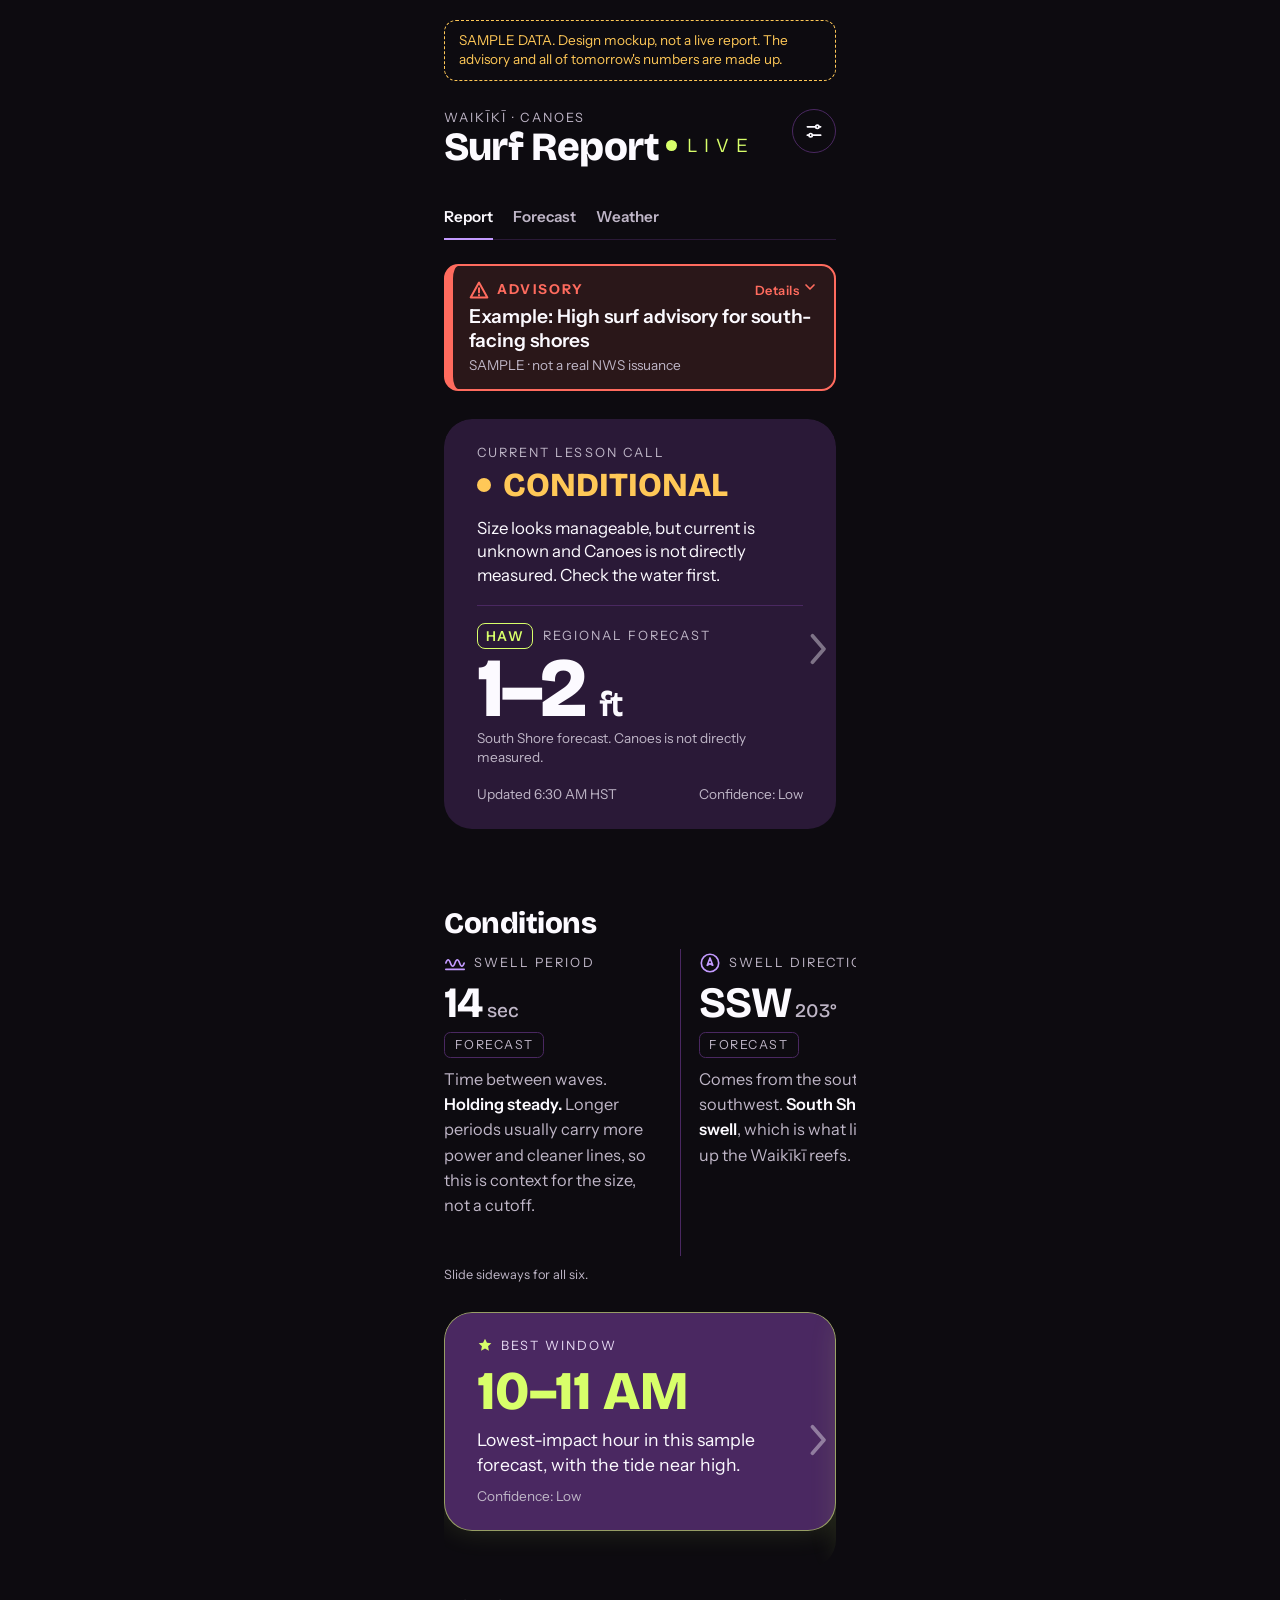
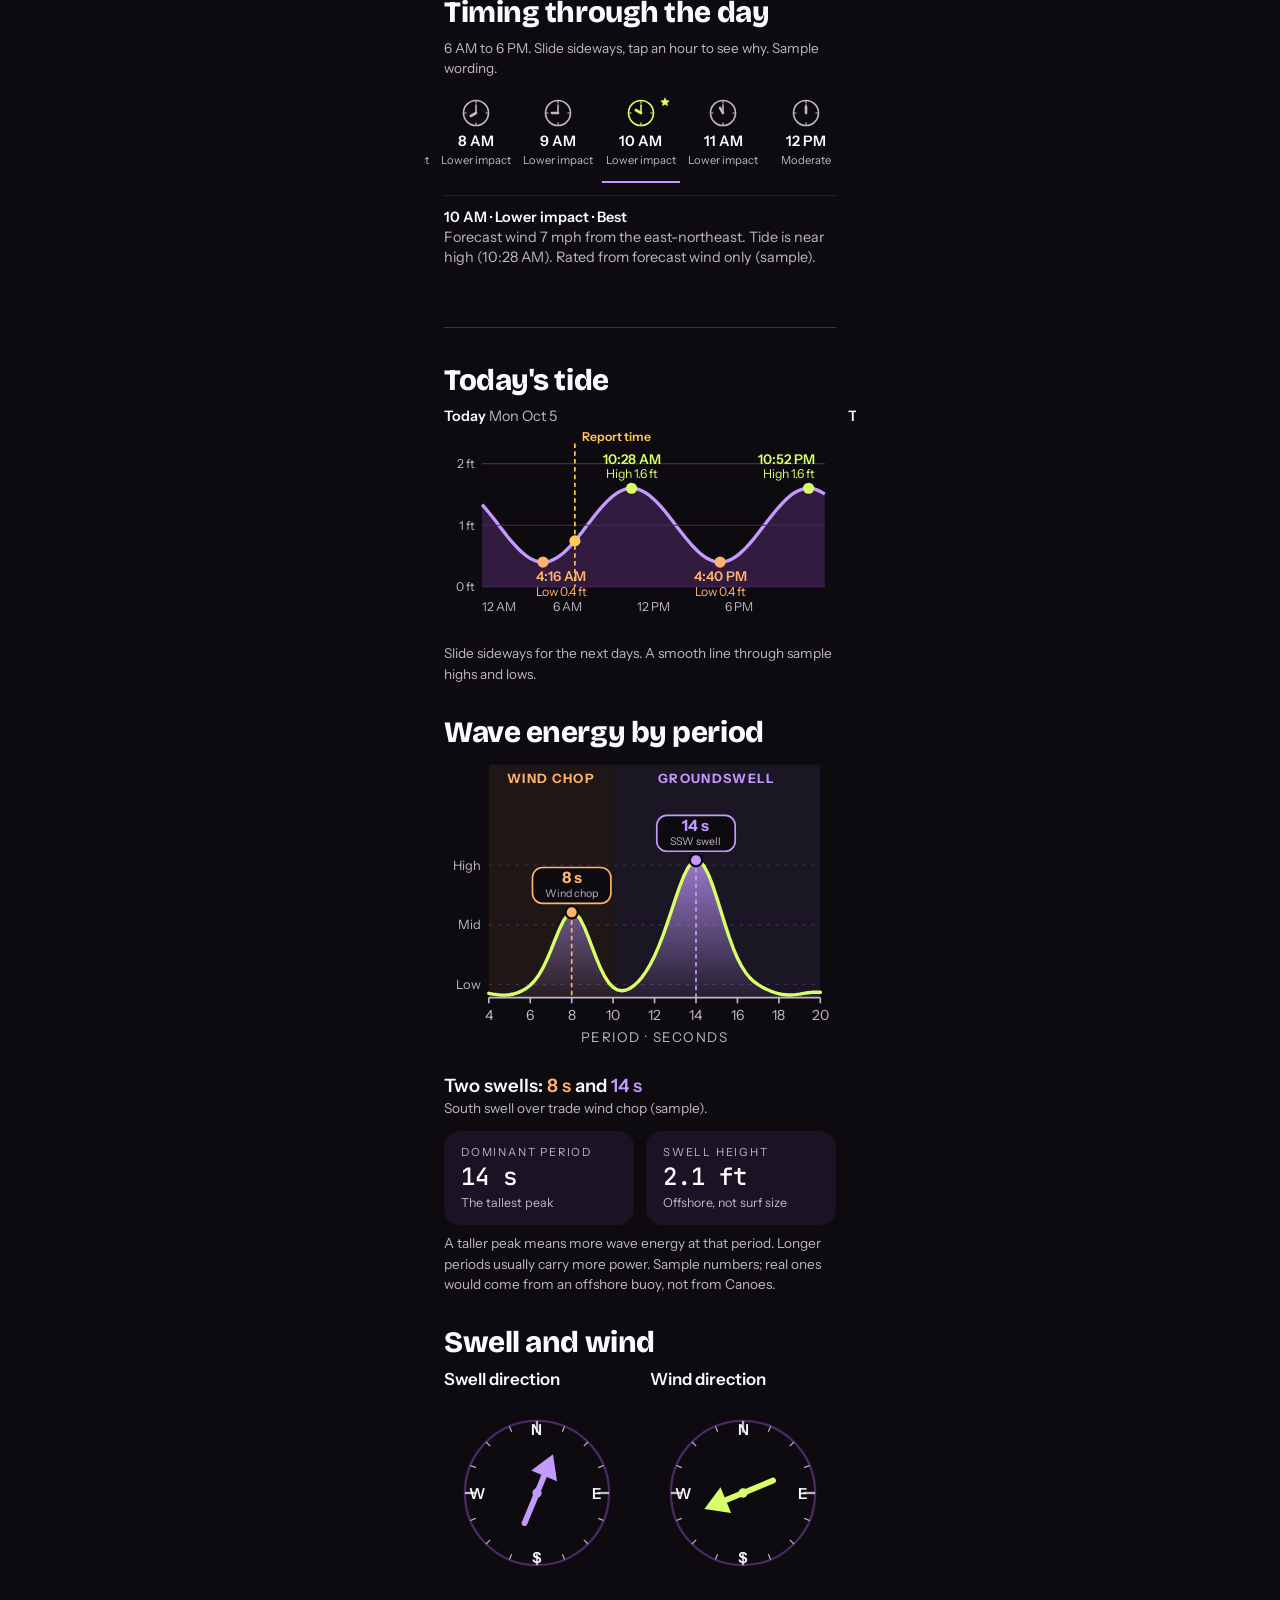
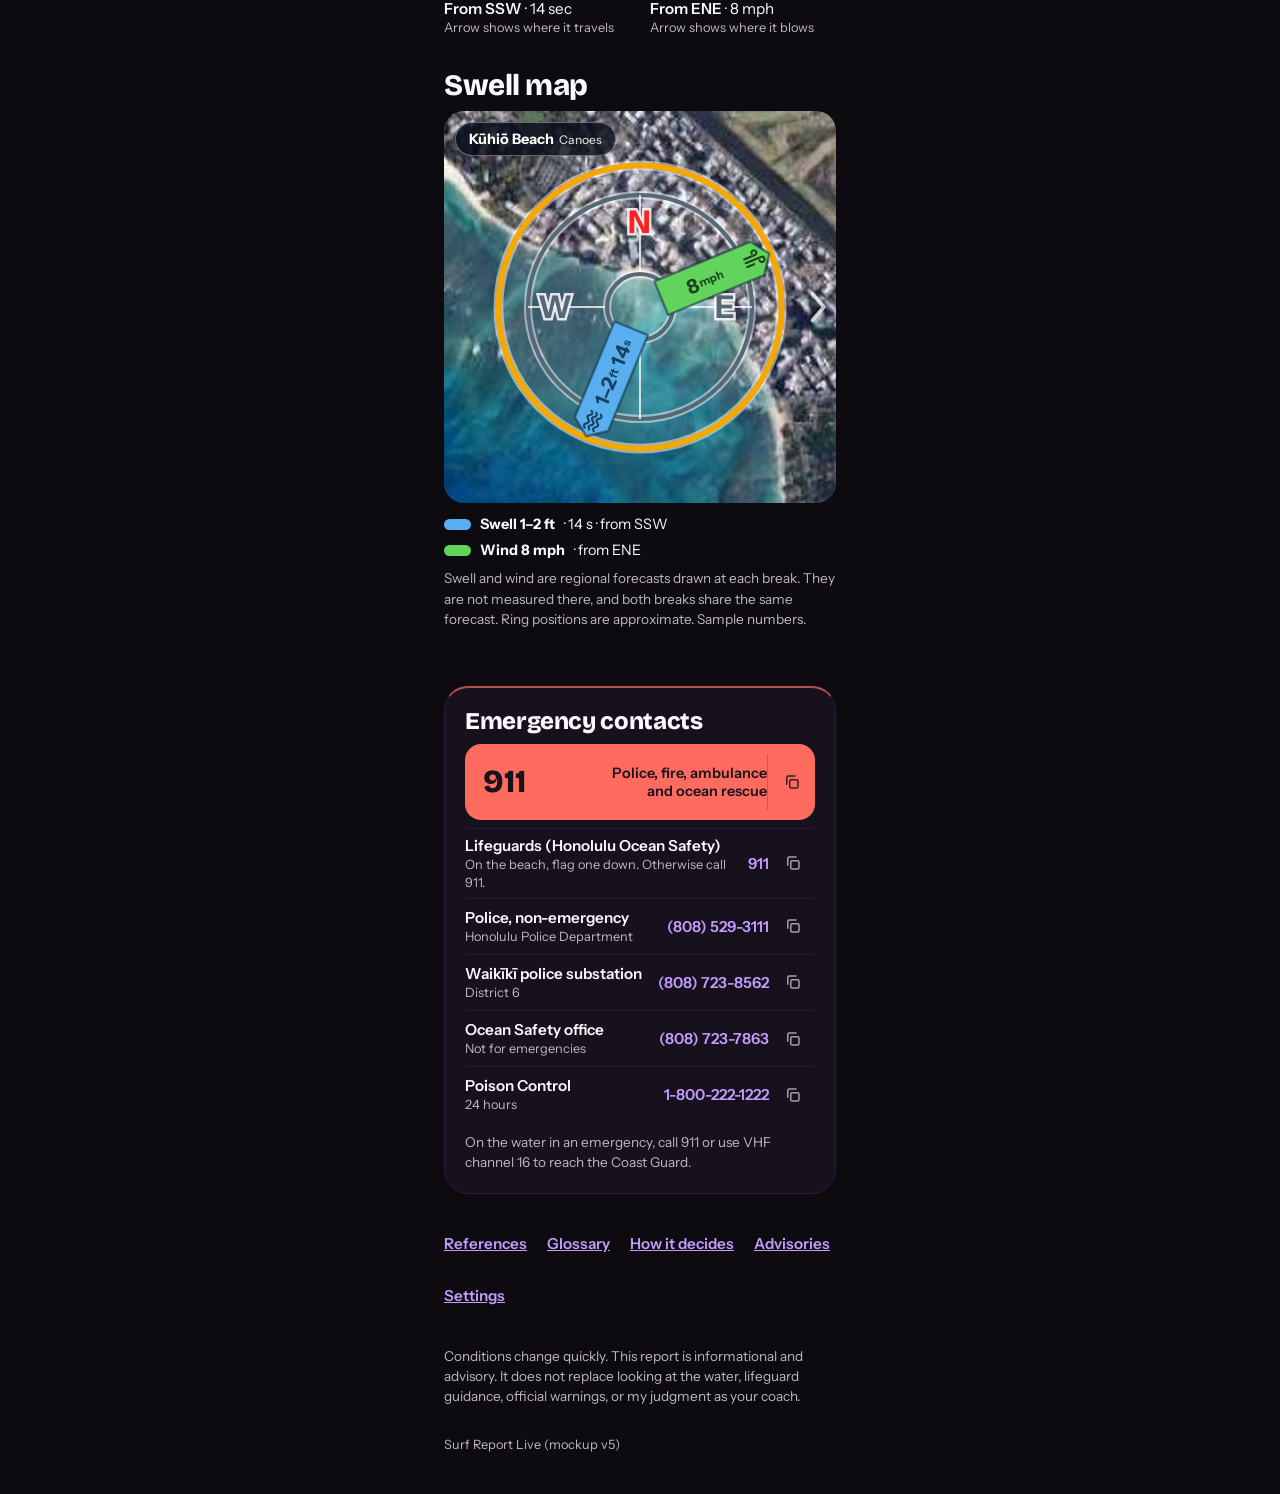
<file: ops/design/surf-report-live-mockup.html>
<!doctype html><html><head><meta charset=utf8><meta name=viewport content="width=device-width,initial-scale=1"><style>:root{color-scheme:light}body{margin:0;padding:0;font:14px -apple-system,BlinkMacSystemFont,sans-serif;background:#faf9f5;color:#141413}img{max-width:100%}[hidden]:not([hidden=until-found i]){display:none!important}</style></head><body>
<!doctype html>
<html lang="en" data-size="m" data-palette="violet">
<head>
<meta charset="utf-8">
<meta name="viewport" content="width=device-width, initial-scale=1">
<title>Surf Report Live Mockup</title>
<link href="https://fonts.googleapis.com/css2?family=Bricolage+Grotesque:opsz,wght@12..96,300;12..96,600;12..96,800&family=Instrument+Sans:wght@400;500;600&family=Instrument+Serif:ital@1&family=JetBrains+Mono:wght@400;500&display=swap" rel="stylesheet">
<style>
/* ---------- palettes ---------- */
:root,[data-palette="violet"]{
  --bg:#0D0B10;--fg:#FCFAFF;--mute:#BFB6C7;--hero:#2A1937;--cardb:transparent;
  --line:#2A1937;--line2:#4A2861;--win:#4A2861;--winb:transparent;
  --best:#D8FF6A;--best-ink:#17131D;--call:#FFC857;--link:#C39BFF;--link-ink:#17131D;
  --adv:#FF6B5E;--advbg:rgba(255,107,94,.12);--area:rgba(74,40,97,.6);--lo:#FFB36B;--now:#FFC857;--danger-ink:#17131D}
[data-palette="surf"]{
  --bg:#1E1E2E;--fg:#C6D0F5;--mute:#9399B9;--hero:#181825;--cardb:rgba(198,208,245,.14);
  --line:rgba(198,208,245,.16);--line2:rgba(198,208,245,.32);--win:#11111B;--winb:rgba(135,176,249,.55);
  --best:#A6E3A1;--best-ink:#11111B;--call:#F9E2AF;--link:#87B0F9;--link-ink:#11111B;
  --adv:#F38BA8;--advbg:rgba(243,139,168,.12);--area:rgba(135,176,249,.2);--lo:#F9E2AF;--now:#C6D0F5;--danger-ink:#11111B}
/* ---------- text size (three steps) ---------- */
html{--s:1;font-size:calc(16px * var(--s))}
html[data-size="s"]{--s:.9}
html[data-size="l"]{--s:1.15}

*{box-sizing:border-box}
body{margin:0;background:var(--bg);color:var(--fg);font-family:'Instrument Sans',system-ui,sans-serif;line-height:1.4}
.wrap{max-width:27rem;margin:0 auto;padding:1.25rem 1.25rem 2.5rem;display:flex;flex-direction:column;gap:1.75rem}
.hide{display:none!important}
a{color:var(--link)}
.eyebrow{font-size:.8rem;letter-spacing:.16em;text-transform:uppercase;color:var(--mute)}
h1{margin:0;font-family:'Bricolage Grotesque',sans-serif;font-weight:800;font-size:2.5rem;line-height:1.02;letter-spacing:-.02em}
.live{font-weight:300;font-size:.5em;letter-spacing:.34em;color:var(--best);vertical-align:.45em;margin-left:.35em;display:inline-flex;align-items:center;gap:.5em}
.live:before{content:"";width:.55em;height:.55em;border-radius:50%;background:var(--best);display:inline-block}
.sample{border:1px dashed var(--call);color:var(--call);border-radius:.75rem;padding:.65rem .9rem;font-size:.85rem}
.top{display:flex;justify-content:space-between;align-items:flex-start;gap:.75rem}
.iconbtn{width:2.75rem;height:2.75rem;border-radius:50%;border:1px solid var(--line2);background:transparent;color:var(--fg);display:flex;align-items:center;justify-content:center;cursor:pointer;flex:none}
.sec-title{margin:0 0 .6rem;font-family:'Bricolage Grotesque',sans-serif;font-weight:800;font-size:1.85rem;line-height:1.1;letter-spacing:-.015em}
.sub-title{margin:0 0 .5rem;font-size:1.05rem;font-weight:600}

/* advisories */
.adv{border:2px solid var(--adv);border-left-width:.6rem;border-radius:.9rem;background:var(--advbg);width:100%;text-align:left;color:inherit;font:inherit;padding:0;cursor:pointer;display:block}
.adv-main{padding:.85rem 1rem;display:flex;flex-direction:column;gap:.25rem}
.adv .k{font-size:.85rem;font-weight:700;letter-spacing:.16em;text-transform:uppercase;color:var(--adv);display:flex;gap:.5rem;align-items:center}
.adv .k .more{margin-left:auto;font-size:.8rem;letter-spacing:.04em;text-transform:none;font-weight:600}
.adv .h{font-size:1.2rem;font-weight:600;line-height:1.25}
.adv .s{font-size:.85rem;color:var(--mute)}
.adv-body{padding:.2rem 1rem 1rem;border-top:1px solid var(--adv);font-size:.95rem;display:none;flex-direction:column;gap:.6rem}
.adv.open .adv-body{display:flex}
.adv-body b{display:block;font-size:.75rem;letter-spacing:.14em;text-transform:uppercase;color:var(--adv);margin-top:.5rem}
.adv .chev{transition:transform .15s}.adv.open .chev{transform:rotate(180deg)}

/* hero */
.hero{background:var(--hero);border:1px solid var(--cardb);border-radius:1.75rem;padding:1.5rem;display:flex;flex-direction:column;gap:1.1rem}
.hero hr{border:0;border-top:1px solid var(--line2);width:100%;margin:0}
.call{font-family:'Bricolage Grotesque',sans-serif;font-weight:800;font-size:2.1rem;display:flex;align-items:center;gap:.75rem;color:var(--call)}
.dot{width:.9rem;height:.9rem;border-radius:50%;background:var(--call);flex:none}
.big{font-family:'Bricolage Grotesque',sans-serif;font-weight:800;font-size:5.25rem;line-height:.95;letter-spacing:-.03em}
.big small{font-size:2.25rem;font-weight:600}
.tag{font-size:.85rem;font-weight:600;letter-spacing:.1em;border:1px solid var(--best);color:var(--best);border-radius:.5rem;padding:.15rem .5rem}
.grid{display:grid;grid-template-columns:1fr 1fr;gap:1.6rem 1.25rem}
.cell{border-top:1px solid var(--line2);padding-top:.85rem;display:flex;flex-direction:column;gap:.35rem}
.cell b{font-size:1.5rem;font-weight:600;line-height:1.15}
.cell span{font-size:.95rem;color:var(--mute)}
.win{background:var(--win);border:1px solid var(--winb);border-radius:1.75rem;padding:1.5rem;display:flex;flex-direction:column;gap:.6rem}
.win .t{font-family:'Bricolage Grotesque',sans-serif;font-weight:800;font-size:3.4rem;line-height:1;color:var(--best)}

/* timing */
.timing details{border-top:1px solid var(--line)}
.timing details:last-of-type{border-bottom:1px solid var(--line)}
.timing summary{list-style:none;display:flex;align-items:center;gap:.6rem;padding:.6rem 0;font-size:.95rem;cursor:pointer;min-height:2.75rem}
.timing summary::-webkit-details-marker{display:none}
.timing .time{font-weight:600;width:3.6rem}
.timing .lab{flex:1;color:var(--mute);font-size:.9rem}
.timing .chev{color:var(--link);transition:transform .15s;flex:none}
.timing details[open] .chev{transform:rotate(180deg)}
.timing .why{font-size:.82rem;color:var(--mute);padding:0 0 .75rem 4.2rem;margin:0}
.best{font-size:.7rem;font-weight:700;letter-spacing:.14em;text-transform:uppercase;background:var(--best);color:var(--best-ink);border-radius:.4rem;padding:.15rem .5rem}

/* visuals */
.vis{display:flex;flex-direction:column;gap:2rem}
.two{display:grid;grid-template-columns:1fr 1fr;gap:1.25rem}
.cap{font-size:.95rem;margin-top:.4rem}.cap b{font-weight:600}.cap span{color:var(--mute);display:block;font-size:.8rem}
.fine{font-size:.85rem;line-height:1.5;color:var(--mute)}
svg text{font-family:'Instrument Sans',sans-serif}
.t11{font-size:calc(11px * var(--s))}.t12{font-size:calc(12px * var(--s))}.t13{font-size:calc(13px * var(--s))}

/* emergency */
.sos{display:flex;flex-direction:column}
.sos .call911{display:flex;justify-content:space-between;align-items:center;background:var(--adv);color:var(--danger-ink);border-radius:1rem;padding:1rem 1.1rem;text-decoration:none;margin-bottom:.5rem;min-height:3.5rem}
.sos .call911 b{font-family:'Bricolage Grotesque',sans-serif;font-size:2rem;font-weight:800}
.sos .call911 span{font-size:.9rem;font-weight:600;max-width:11rem;text-align:right;line-height:1.25}
.sos a.line{display:flex;justify-content:space-between;align-items:center;gap:.75rem;padding:.7rem 0;border-top:1px solid var(--line);text-decoration:none;color:var(--fg);min-height:2.75rem}
.sos a.line:last-of-type{border-bottom:1px solid var(--line)}
.sos .who{font-size:.95rem;font-weight:600}.sos .who small{display:block;font-weight:400;color:var(--mute);font-size:.8rem}
.sos .num{color:var(--link);font-weight:600;font-size:.95rem;white-space:nowrap}

.links{display:flex;flex-wrap:wrap;gap:.5rem 1.25rem;font-size:.95rem}
.links a{min-height:2.75rem;display:inline-flex;align-items:center;font-weight:600}

/* sub pages */
.back{display:inline-flex;align-items:center;min-height:2.75rem;font-weight:600;text-decoration:none}
.page h1{font-size:2.1rem}
.page p{margin:.5rem 0}
.row{border-top:1px solid var(--line);padding:.9rem 0}
.row:last-child{border-bottom:1px solid var(--line)}
.row b{display:block;font-size:1.05rem}
.row span,.row p{color:var(--mute);font-size:.9rem;margin:.2rem 0 0}
dl{margin:0}dt{font-weight:600;font-size:1.05rem;border-top:1px solid var(--line);padding-top:.9rem}dd{margin:.25rem 0 .9rem;color:var(--mute);font-size:.92rem}
.menu a{display:flex;justify-content:space-between;align-items:center;min-height:3.25rem;padding:.4rem 0;border-top:1px solid var(--line);text-decoration:none;color:var(--fg);font-size:1.05rem;font-weight:600}
.menu a:last-child{border-bottom:1px solid var(--line)}
.menu a span{color:var(--link)}
.seg3{display:flex;gap:.6rem}
.seg3 button{flex:1;min-height:3.25rem;border-radius:.9rem;border:1.5px solid var(--line2);background:transparent;color:var(--fg);font-family:'Bricolage Grotesque',sans-serif;font-weight:800;cursor:pointer}
.seg3 button[aria-pressed="true"]{border-color:var(--link);background:var(--link);color:var(--link-ink)}
.pal{display:flex;flex-direction:column;gap:.6rem}
.pal button{display:flex;align-items:center;justify-content:space-between;gap:1rem;min-height:3.5rem;padding:.7rem 1rem;border-radius:.9rem;border:1.5px solid var(--line2);background:transparent;color:var(--fg);font:inherit;font-weight:600;cursor:pointer;text-align:left}
.pal button[aria-pressed="true"]{border-color:var(--link);box-shadow:0 0 0 1px var(--link)}
.sw{display:flex;gap:.25rem}.sw i{width:1.1rem;height:1.1rem;border-radius:50%;display:block;border:1px solid rgba(255,255,255,.25)}

/* ---------- v2 additions ---------- */
:root,[data-palette="violet"]{--zone:#16111C;--cardbg:#1B1224}
[data-palette="surf"]{--zone:#181825;--cardbg:#181825}
.bleed{margin:0 -1.25rem}
.hscroll{position:relative;display:flex;gap:.75rem;overflow-x:auto;scroll-snap-type:x mandatory;-webkit-overflow-scrolling:touch;overscroll-behavior-x:contain;scrollbar-width:none;padding:0 1.25rem;scroll-padding:0 1.25rem}
.hscroll::-webkit-scrollbar{display:none}
.hscroll>*{scroll-snap-align:start;scroll-snap-stop:always;flex:none}
.pager{display:flex;overflow-x:auto;scroll-snap-type:x mandatory;overscroll-behavior-x:contain;scrollbar-width:none;border-radius:1.75rem}
.pager::-webkit-scrollbar{display:none}
.pager>*{flex:0 0 100%;scroll-snap-align:center;scroll-snap-stop:always}
.daytabs{display:flex;gap:.4rem;align-items:center}
.daytabs button{min-height:2.75rem;padding:0 1rem;border-radius:1.4rem;border:1.5px solid var(--line2);background:transparent;color:var(--mute);font:inherit;font-weight:600;font-size:.9rem;cursor:pointer}
.daytabs button[aria-pressed="true"]{border-color:var(--link);color:var(--fg);background:color-mix(in srgb,var(--link) 18%,transparent)}
.daytabs .hint{margin-left:auto;font-size:.8rem;color:var(--mute)}
.tile{width:10.25rem;min-height:9.5rem;background:var(--cardbg);border:1px solid var(--cardb);border-radius:1.25rem;padding:1.1rem 1rem;display:flex;flex-direction:column;gap:.45rem;justify-content:space-between}
.tile .eyebrow{font-size:.72rem}
.tile b{font-size:1.5rem;font-weight:600;line-height:1.15}
.tile span{font-size:.85rem;line-height:1.35;color:var(--mute)}
.win.winbest{border:1px solid color-mix(in srgb,var(--best) 55%,transparent);box-shadow:0 0 28px color-mix(in srgb,var(--best) 13%,transparent)}
.win .starline{display:flex;align-items:center;gap:.5rem}
.win .star{color:var(--best);flex:none}
.win .lowconf{margin-top:.2rem;font-size:.85rem;color:var(--mute);border-top:1px solid color-mix(in srgb,var(--fg) 15%,transparent);padding-top:.6rem}
.hours{position:relative;display:flex;gap:.25rem;overflow-x:auto;scroll-snap-type:x proximity;scrollbar-width:none;padding:.4rem 1.25rem .6rem;scroll-padding:0 1.25rem}
.hours::-webkit-scrollbar{display:none}
.hr{flex:none;scroll-snap-align:center;width:4.9rem;min-height:5.75rem;border:0;border-bottom:2px solid transparent;background:transparent;color:var(--fg);font:inherit;display:flex;flex-direction:column;align-items:center;gap:.2rem;padding:.4rem .15rem .5rem;cursor:pointer;position:relative}
.hr svg.clk{color:var(--mute)}
.hr .tm{font-size:.9rem;font-weight:600}
.hr .lb{font-size:.7rem;line-height:1.2;color:var(--mute);text-align:center}
.hr[aria-pressed="true"]{border-bottom-color:var(--link)}
.hr[aria-pressed="true"] svg.clk{color:var(--link)}
.hr.isbest svg.clk{color:var(--best)}
.hr .bstar{position:absolute;top:.15rem;right:.55rem;color:var(--best)}
.hdetail{font-size:.9rem;color:var(--mute);border-top:1px solid var(--line);padding-top:.7rem;margin-top:.1rem}
.hdetail b{color:var(--fg);font-weight:600}
.tidepanel{flex:0 0 100%;scroll-snap-align:center;scroll-snap-stop:always}
.tidepanel .dl{font-size:.9rem;font-weight:600;margin-bottom:.2rem}
.tidepanel .dl span{color:var(--mute);font-weight:400}
.sos-zone{margin-top:1.75rem;background:var(--zone);border:1px solid var(--line);border-top:2px solid color-mix(in srgb,var(--adv) 70%,transparent);border-radius:1.5rem;padding:1.25rem}
.sos-zone .sec-title{font-size:1.5rem}
.call911{display:flex;justify-content:space-between;align-items:center;background:var(--adv);color:var(--danger-ink);border-radius:1rem;margin:.2rem 0 .5rem;min-height:3.5rem;overflow:hidden}
.call911 a{flex:1;display:flex;justify-content:space-between;align-items:center;gap:.75rem;padding:1rem 0 1rem 1.1rem;color:inherit;text-decoration:none;min-height:3.5rem}
.call911 a b{font-family:'Bricolage Grotesque',sans-serif;font-size:2rem;font-weight:800}
.call911 a span{font-size:.9rem;font-weight:600;max-width:11rem;text-align:right;line-height:1.25}
.copybtn{flex:none;width:2.75rem;height:2.75rem;display:inline-flex;align-items:center;justify-content:center;border:0;background:transparent;color:inherit;cursor:pointer;border-radius:.6rem;opacity:.85}
.copybtn:hover{opacity:1}
.call911 .copybtn{width:3rem;height:3.5rem;border-radius:0;border-left:1px solid color-mix(in srgb,var(--danger-ink) 25%,transparent)}
.line2{display:flex;justify-content:space-between;align-items:center;gap:.5rem;padding:.35rem 0 .35rem;border-top:1px solid var(--line);min-height:3.25rem}
.line2:last-of-type{border-bottom:1px solid var(--line)}
.line2 .who{font-size:.95rem;font-weight:600}.line2 .who small{display:block;font-weight:400;color:var(--mute);font-size:.8rem}
.line2 .nums{display:flex;align-items:center;gap:.1rem;flex:none}
.line2 .nums a{color:var(--link);font-weight:600;font-size:.95rem;white-space:nowrap;text-decoration:none;display:inline-flex;align-items:center;min-height:2.75rem}
.line2 .copybtn{color:var(--mute)}
.toast{position:fixed;left:50%;bottom:max(1.25rem,env(safe-area-inset-bottom));transform:translate(-50%,3rem);background:var(--fg);color:var(--bg);padding:.65rem 1rem;border-radius:.8rem;font-weight:600;font-size:.9rem;opacity:0;pointer-events:none;transition:all .2s;z-index:9}
.toast.on{opacity:1;transform:translate(-50%,0)}
.fade{transition:opacity .15s}

/* ---------- v3 additions ---------- */
.tabbar{display:flex;gap:1.25rem;border-bottom:1px solid var(--line);margin:0 0 -0.25rem}
.tabbar a{min-height:2.75rem;display:inline-flex;align-items:center;color:var(--mute);text-decoration:none;font-weight:600;font-size:.95rem;border-bottom:2px solid transparent;margin-bottom:-1px}
.tabbar a[aria-current="page"]{color:var(--fg);border-bottom-color:var(--link)}
.mapwrap{position:relative;overflow:hidden;border-radius:1.25rem;height:18.5rem;background:#06314a;touch-action:pan-y}
.mapwrap .stage{position:absolute;left:0;top:0;transition:transform .55s cubic-bezier(.3,.7,.2,1)}
.mapwrap .stage img{display:block;width:100%;height:100%}
.mapwrap .stage svg{position:absolute;inset:0;width:100%;height:100%;overflow:visible}
.chips{display:flex;gap:.5rem;overflow-x:auto;scrollbar-width:none;padding:0 1.25rem;scroll-snap-type:x proximity;position:relative}
.chips::-webkit-scrollbar{display:none}
.chip{flex:none;scroll-snap-align:start;min-height:2.75rem;padding:0 .95rem;border-radius:1.4rem;border:1.5px solid var(--line2);background:transparent;color:var(--mute);font:inherit;font-size:.88rem;font-weight:600;cursor:pointer}
.chip[aria-pressed="true"]{border-color:var(--link);color:var(--fg);background:color-mix(in srgb,var(--link) 18%,transparent)}
.legend{display:flex;flex-direction:column;gap:.35rem;font-size:.9rem;margin-top:.7rem}
.legend span{display:flex;align-items:center;gap:.55rem}
.legend i{width:1.7rem;height:.7rem;border-radius:.35rem;display:inline-block;flex:none}
.stat2{display:grid;grid-template-columns:1fr 1fr;gap:.75rem;margin-top:.75rem}
.stat2>div{background:var(--cardbg);border:1px solid var(--cardb);border-radius:1rem;padding:.8rem 1rem}
.stat2 .eyebrow{font-size:.7rem}
.stat2 b{font-family:'JetBrains Mono',ui-monospace,monospace;font-size:1.5rem;font-weight:500}
.stat2 span{display:block;font-size:.78rem;color:var(--mute)}
.energy-cap{font-size:1.15rem;font-weight:600;margin-top:.4rem}
/* forecast page */
.daystrip{display:flex;gap:.25rem;overflow-x:auto;scroll-snap-type:x mandatory;scrollbar-width:none;padding:0 1.25rem;scroll-padding:0 1.25rem;position:relative}
.daystrip::-webkit-scrollbar{display:none}
.daytile{flex:0 0 7.5rem;scroll-snap-align:start;border:0;border-radius:1rem;background:transparent;color:var(--mute);font:inherit;padding:.8rem .4rem .6rem;display:flex;flex-direction:column;align-items:center;gap:.35rem;cursor:pointer;min-height:7.5rem}
.daytile .dt{font-size:.9rem}
.daytile .sz{font-family:'Bricolage Grotesque',sans-serif;font-weight:800;font-size:1.7rem;color:var(--fg);line-height:1.05;white-space:nowrap}
.daytile .sz small{font-size:1rem;font-weight:600}
.daytile .arrows{display:flex;gap:.55rem;margin-top:.15rem}
.daytile[aria-pressed="true"]{background:var(--cardbg);border:1px solid var(--line2);color:var(--fg)}
.surfcard{background:var(--cardbg);border:1px solid var(--cardb);border-radius:1.5rem;padding:1.25rem}
.surfcard .row1{display:flex;justify-content:space-between;align-items:flex-start;gap:.75rem}
.surfcard .bigsz{font-family:'Bricolage Grotesque',sans-serif;font-weight:800;font-size:2.8rem;line-height:1}
.surfcard .bigsz small{font-size:1.2rem;font-weight:600}
.sw3{display:flex;align-items:center;gap:.8rem;font-size:.95rem;color:var(--fg);white-space:nowrap;flex-wrap:wrap;justify-content:flex-end}
.sw3 b{font-weight:600}
.ftable{display:flex;flex-direction:column}
.fhead,.frow{display:grid;grid-template-columns:3.1rem 4.4rem 1fr 6.2rem;gap:.35rem;align-items:center}
.fhead{font-size:.75rem;color:var(--mute);padding:.5rem 0;letter-spacing:.04em}
.fhead span:nth-child(3){padding-left:.2rem}
.frow{padding:.55rem 0;border-top:1px solid var(--line);min-height:4rem}
.fday{width:100%;display:flex;justify-content:space-between;align-items:center;background:none;border:0;border-top:1px solid var(--line2);color:var(--fg);font:inherit;font-size:1.05rem;font-weight:600;padding:.9rem 0;min-height:2.75rem;cursor:pointer}
.fday .chev{transition:transform .15s}.fday[aria-expanded="false"] .chev{transform:rotate(-90deg)}
.fbox{background:color-mix(in srgb,var(--fg) 14%,transparent);border-radius:.6rem;font-weight:700;font-size:1.05rem;text-align:center;padding:.65rem .2rem;white-space:nowrap}
.frow .tm{font-size:.82rem;color:var(--mute)}
.frow .sw{display:flex;align-items:baseline;gap:.35rem;font-size:.95rem}
.frow .sw small{font-size:.75rem;color:var(--mute)}
.frow .sd{font-size:.8rem;color:var(--mute);display:flex;align-items:center;gap:.25rem;margin-top:.15rem}
.frow .wd{display:flex;align-items:center;gap:.4rem;justify-content:flex-end}
.frow .wd .n{font-size:1rem;font-weight:700;white-space:nowrap}.frow .wd sup{font-size:.62rem;color:var(--mute);font-weight:500}
.wbox{width:2.6rem;height:2.6rem;border-radius:.6rem;background:color-mix(in srgb,var(--fg) 14%,transparent);display:flex;flex-direction:column;align-items:center;justify-content:center;font-size:.62rem;font-weight:700;gap:.05rem;flex:none}
/* weather page */
.wx .serif{font-family:'Instrument Serif',serif;font-style:italic;font-weight:400;color:var(--call)}
.wx h1{font-size:2.4rem}
.wx .mono{font-family:'JetBrains Mono',ui-monospace,monospace}
.wx .lbl{font-family:'JetBrains Mono',ui-monospace,monospace;font-size:.7rem;letter-spacing:.14em;text-transform:uppercase;color:var(--mute)}
.wx .gold{color:var(--call)}
.wx .wr{display:grid;grid-template-columns:5rem 1fr;gap:.75rem;padding:.55rem 0;align-items:baseline}
.wx .wr p{margin:0;font-size:1rem}
.wx .sect{display:flex;flex-direction:column;gap:.6rem}
.wx .sect p{margin:0;line-height:1.5}
.wx .shores{font-family:'JetBrains Mono',ui-monospace,monospace;font-size:.9rem;font-weight:500}
.wx .shores .lbl{display:block;margin-bottom:.3rem}
.wx .winds{display:grid;grid-template-columns:repeat(3,1fr);gap:.6rem}
.wx .winds>div{background:var(--cardbg);border:1px solid var(--line);border-radius:.9rem;padding:.75rem .8rem;display:flex;flex-direction:column;gap:.2rem}
.wx .winds b{font-size:1.3rem;font-weight:600;white-space:nowrap}.wx .winds span{font-size:.75rem;color:var(--mute)}

/* ---------- v4 additions ---------- */
.conds{position:relative;display:flex;gap:0;overflow-x:auto;scroll-snap-type:x mandatory;scrollbar-width:none;padding:0 1.25rem;scroll-padding:0 1.25rem;overscroll-behavior-x:contain}
.conds::-webkit-scrollbar{display:none}
.cond{flex:none;width:13.5rem;scroll-snap-align:start;scroll-snap-stop:always;padding:.15rem 1.1rem 0 1.1rem;border-left:1px solid var(--line2);display:flex;flex-direction:column;gap:.45rem}
.cond:first-child{padding-left:0;border-left:0}
.cond .ch{display:flex;align-items:center;gap:.5rem;color:var(--mute)}
.cond .ch svg{color:var(--link);flex:none}
.cond .ch .eyebrow{font-size:.72rem}
.cond .val{font-family:'Bricolage Grotesque',sans-serif;font-weight:700;font-size:2rem;line-height:1.05;letter-spacing:-.015em}
.cond .val small{font-size:1rem;font-weight:500;color:var(--mute);letter-spacing:0;margin-left:.2rem}
.cond .src{display:inline-flex;align-self:flex-start;font-size:.68rem;letter-spacing:.12em;text-transform:uppercase;color:var(--mute);border:1px solid var(--line2);border-radius:.4rem;padding:.1rem .45rem}
.cond p{margin:.1rem 0 0;font-size:.92rem;line-height:1.5;color:var(--mute)}
.cond p b{color:var(--fg);font-weight:600}
.condhint{font-size:.8rem;color:var(--mute);margin-top:.6rem}
.mappager{display:flex;overflow-x:auto;scroll-snap-type:x mandatory;overscroll-behavior-x:contain;scrollbar-width:none;border-radius:1.25rem}
.mappager::-webkit-scrollbar{display:none}
.mapslide{flex:0 0 100%;scroll-snap-align:center;scroll-snap-stop:always;position:relative;overflow:hidden;aspect-ratio:1;background:#06314a}
.mapslide .stage{position:absolute;left:0;top:0;background-size:100% 100%;background-repeat:no-repeat;transition:none}
.mapslide svg{position:absolute;inset:0;width:100%;height:100%;overflow:visible}
.maptag{position:absolute;left:.7rem;top:.7rem;background:rgba(8,14,26,.82);color:#fff;border:1px solid rgba(255,255,255,.35);border-radius:1.2rem;padding:.35rem .8rem;font-weight:700;font-size:.9rem;pointer-events:none}
.maptag small{font-weight:500;opacity:.8;margin-left:.3rem}
.maphint{position:absolute;right:.7rem;bottom:.6rem;color:#fff;font-size:.78rem;background:rgba(8,14,26,.7);border-radius:1rem;padding:.2rem .6rem;pointer-events:none}
.fdayhead{display:flex;justify-content:space-between;align-items:baseline;gap:.5rem}
.fdayhead .dayname{font-family:'Bricolage Grotesque',sans-serif;font-weight:800;font-size:1.5rem}
.fdayhead .dayname span{font-weight:400;font-size:.95rem;color:var(--mute);margin-left:.35rem;font-family:'Instrument Sans',sans-serif}
.fpager{border-radius:1.5rem;align-items:flex-start}
#heroPager,#winPager{align-items:flex-start}
.fpager .surfcard{flex:0 0 100%;scroll-snap-align:center;scroll-snap-stop:always}

/* ---------- v5 additions ---------- */
.swipewrap{position:relative}
.sa{position:absolute;top:50%;right:.55rem;transform:translateY(-50%);width:1.15rem;height:2.1rem;pointer-events:none;opacity:.4;z-index:3;color:var(--fg)}
.sa.l{right:auto;left:.55rem;transform:translateY(-50%) scaleX(-1)}
.sa svg{display:block;width:100%;height:100%}
.mapslide .sa{color:#fff;opacity:.7;filter:drop-shadow(0 0 3px rgba(0,0,0,.6))}
.swipewrap .hero,.swipewrap .win,.swipewrap .surfcard{padding-left:2rem;padding-right:2rem}
.sep{border-top:1px solid var(--line2);padding-top:2.25rem;margin-top:1.5rem}
#timingSec,#timingTomorrow{margin-bottom:.5rem}
.cond{width:14.75rem}
.cond .ch .eyebrow{font-size:.8rem}
.cond .val{font-size:2.7rem;line-height:1.02}
.cond .val small{font-size:1.2rem}
.cond .src{font-size:.78rem;padding:.2rem .6rem}
.cond p{font-size:1.02rem;line-height:1.55}
/* forecast */
.surfcard{border-top:3px solid var(--link)}
.surfcard .bigsz{font-size:3.8rem;line-height:1}
.surfcard .bigsz small{font-size:1.5rem}
.cps{display:flex;gap:.6rem;margin-top:1rem;flex-wrap:wrap}
.cp{--c:var(--link);display:flex;flex-direction:column;gap:.1rem;padding:.55rem .85rem;border-radius:.9rem;background:color-mix(in srgb,var(--c) 15%,transparent);border:1px solid color-mix(in srgb,var(--c) 45%,transparent);color:var(--c);font-weight:700;font-size:1.4rem;line-height:1.1}
.cp small{font-size:.72rem;font-weight:600;color:var(--mute);letter-spacing:.1em;text-transform:uppercase}
.cp.per{--c:var(--call)}.cp.dir{--c:var(--best)}
.surfcard .fine{font-size:.9rem}
.fdayhead .dayname{font-size:1.9rem}
.fdayhead .dayname span{font-size:1.05rem}
.fhead{grid-template-columns:3.4rem 4.6rem 1fr 6.4rem;font-size:.82rem;font-weight:700;letter-spacing:.06em;text-transform:uppercase}
.fhead span:nth-child(2){color:var(--best)}.fhead span:nth-child(3){color:var(--link)}.fhead span:nth-child(4){color:var(--lo)}
.frow{grid-template-columns:3.4rem 4.6rem 1fr 6.4rem;min-height:4.6rem}
.frow .tm{font-size:.95rem;color:var(--mute)}
.fbox{background:color-mix(in srgb,var(--best) 17%,transparent);color:var(--best);border:1px solid color-mix(in srgb,var(--best) 40%,transparent);font-size:1.25rem}
.frow .sw{font-size:1.05rem}
.frow .sw b{font-size:1.35rem;color:var(--link)}
.frow .sw small{font-size:1rem;font-weight:700;color:var(--call)}
.frow .sd{font-size:.9rem;color:var(--mute)}.frow .sd svg{color:var(--link)}
.frow .wd .n{font-size:1.25rem;color:var(--lo)}
.frow .wd sup{font-size:.72rem}
.wbox{background:color-mix(in srgb,var(--lo) 16%,transparent);border:1px solid color-mix(in srgb,var(--lo) 40%,transparent);color:var(--lo);font-size:.72rem;width:2.9rem;height:2.9rem}
.fday{font-size:1.3rem;border-left:4px solid var(--link);padding-left:.8rem;margin-top:.9rem;border-top:0;background:color-mix(in srgb,var(--link) 9%,transparent);border-radius:.3rem .6rem .6rem .3rem}
/* weather */
.wcards{display:flex;flex-direction:column;gap:.75rem}
.wcard{background:var(--cardbg);border:1px solid var(--line2);border-radius:1.25rem;padding:1.1rem 1.25rem;display:flex;flex-direction:column;gap:.35rem}
.wcard p{margin:0;font-size:1.35rem;line-height:1.35;font-weight:500}
.wx .lbl{font-size:.82rem}
.wx .sect p{font-size:1.15rem;line-height:1.6}
.wx .shores{font-size:1.02rem;line-height:1.6}
.wx .winds{grid-template-columns:repeat(3,minmax(0,1fr))}.wx .winds b{font-size:1.3rem}.wx .winds span{font-size:.85rem}
.wx .winds>div{padding:.8rem .7rem;min-width:0}
.wx .fine{font-size:.95rem}
.wxscroll{position:relative;display:flex;overflow-x:auto;scroll-snap-type:x mandatory;scrollbar-width:none;padding:0 1.25rem;scroll-padding:0 1.25rem;overscroll-behavior-x:contain}
.wxscroll::-webkit-scrollbar{display:none}
.wxscroll>*{flex:none;scroll-snap-align:start}
.windbox{flex:none;width:44rem}
.curmap{position:relative;aspect-ratio:1;border-radius:1.25rem;overflow:hidden;background:#06314a center/100% 100% no-repeat}
.curmap svg{position:absolute;inset:0;width:100%;height:100%}
.badge{display:inline-block;font-size:.75rem;font-weight:700;letter-spacing:.12em;text-transform:uppercase;border:1px dashed var(--call);color:var(--call);border-radius:.5rem;padding:.15rem .5rem}
.wx .line2 .who{font-size:1.05rem}.wx .line2 .who small{font-size:.9rem}
.wx .line2 .nums a{font-size:1.05rem}
.wx .sos-zone{margin-top:.5rem}
</style>
</head>
<body>
<!-- =============== HOME =============== -->
<main class="wrap view" id="v-home">
  <div class="sample">SAMPLE DATA. Design mockup, not a live report. The advisory and all of tomorrow's numbers are made up.</div>

  <div class="top">
    <div>
      <div class="eyebrow">Waikīkī · Canoes</div>
      <h1>Surf Report<span class="live">LIVE</span></h1>
    </div>
    <a class="iconbtn" href="#/settings" aria-label="Settings">
      <svg width="20" height="20" viewBox="0 0 24 24" fill="none" stroke="currentColor" stroke-width="2" stroke-linecap="round"><path d="M4 7h10M18 7h2M4 17h2M10 17h10"/><circle cx="16" cy="7" r="2"/><circle cx="8" cy="17" r="2"/></svg>
    </a>
  </div>

  <div class="tabbar" data-tabs></div>

  <div id="advisories" style="display:flex;flex-direction:column;gap:.75rem"></div>

  <!-- main card: swipe for tomorrow -->
  <div class="swipewrap"><span class="sa" id="saHero"></span><div class="pager" id="heroPager" aria-label="Today and tomorrow">
    <div class="hero" id="hero0"></div>
    <div class="hero" id="hero1"></div>
  </div></div>

  <!-- conditions: one horizontal scroller -->
  <section><h2 class="sec-title">Conditions</h2><div class="bleed"><div class="conds" id="tiles" aria-label="Conditions, slide sideways"></div></div><div class="condhint">Slide sideways for all six.</div></section>

  <!-- best window: swipe too -->
  <div class="swipewrap"><span class="sa" id="saWin"></span><div class="pager" id="winPager" aria-label="Best window, today and tomorrow">
    <div class="win winbest" id="win0"></div>
    <div class="win winbest" id="win1"></div>
  </div></div>

  <section class="timing" id="timingSec">
    <h2 class="sec-title">Timing through the day</h2>
    <div class="fine" style="margin-bottom:.4rem">6 AM to 6 PM. Slide sideways, tap an hour to see why. Sample wording.</div>
    <div class="bleed"><div class="hours" id="hours" role="group" aria-label="Hours"></div></div>
    <div class="hdetail" id="hdetail"></div>
  </section>
  <section class="timing hide" id="timingTomorrow">
    <h2 class="sec-title">Timing through the day</h2>
    <div class="fine">Hour-by-hour timing shows up on the day, once the forecast is close enough to trust.</div>
  </section>

  <section class="vis">
    <div class="sep">
      <h2 class="sec-title">Today's tide</h2>
      <div class="bleed"><div class="hscroll" id="tideScroll" aria-label="Tide by day, scroll sideways"></div></div>
      <div class="fine" style="margin-top:.4rem">Slide sideways for the next days. A smooth line through sample highs and lows.</div>
    </div>


    <div>
      <h2 class="sec-title">Wave energy by period</h2>
      <svg id="energy" viewBox="0 0 350 270" width="100%" role="img" aria-label="Wave energy by period, two swells"></svg>
      <div class="energy-cap" id="energyCap"></div>
      <div class="fine" id="energySub"></div>
      <div class="stat2"><div><div class="eyebrow">Dominant period</div><b id="domPer">14 s</b><span>The tallest peak</span></div><div><div class="eyebrow">Swell height</div><b id="swH">2.1 ft</b><span>Offshore, not surf size</span></div></div>
      <div class="fine" style="margin-top:.5rem">A taller peak means more wave energy at that period. Longer periods usually carry more power. Sample numbers; real ones would come from an offshore buoy, not from Canoes.</div>
    </div>

    <div>
      <h2 class="sec-title">Swell and wind</h2>
      <div class="two">
        <div>
          <h3 class="sub-title">Swell direction</h3>
          <svg id="swellC" viewBox="0 0 160 160" width="100%" role="img" aria-label="Swell direction"></svg>
          <div class="cap" id="swellCap"></div>
        </div>
        <div>
          <h3 class="sub-title">Wind direction</h3>
          <svg id="windC" viewBox="0 0 160 160" width="100%" role="img" aria-label="Wind direction"></svg>
          <div class="cap" id="windCap"></div>
        </div>
      </div>
    </div>


    <div>
      <h2 class="sec-title">Swell map</h2>
      <div class="mappager" id="mapPager" aria-label="Swell map. Swipe sideways to switch between Kūhiō Beach and Queen's Beach.">
        <div class="mapslide"><div class="stage"><svg viewBox="0 0 1000 1000"></svg></div><div class="maptag">Kūhiō Beach<small>Canoes</small></div><span class="sa"></span></div>
        <div class="mapslide"><div class="stage"><svg viewBox="0 0 1000 1000"></svg></div><div class="maptag">Queen's Beach</div><span class="sa l"></span></div>
      </div>
      <div class="legend" id="mapLegend"></div>
      <div class="fine" style="margin-top:.5rem">Swell and wind are regional forecasts drawn at each break. They are not measured there, and both breaks share the same forecast. Ring positions are approximate. Sample numbers.</div>
    </div>


  </section>

  <section class="sos-zone">
    <h2 class="sec-title">Emergency contacts</h2>
    <div class="call911"><a href="tel:911"><b>911</b><span>Police, fire, ambulance and ocean rescue</span></a><button class="copybtn" data-copy="911" aria-label="Copy 911"></button></div>
    <div class="line2"><span class="who">Lifeguards (Honolulu Ocean Safety)<small>On the beach, flag one down. Otherwise call 911.</small></span><span class="nums"><a href="tel:911">911</a><button class="copybtn" data-copy="911" aria-label="Copy 911"></button></span></div>
    <div class="line2"><span class="who">Police, non-emergency<small>Honolulu Police Department</small></span><span class="nums"><a href="tel:8085293111">(808) 529-3111</a><button class="copybtn" data-copy="(808) 529-3111" aria-label="Copy (808) 529-3111"></button></span></div>
    <div class="line2"><span class="who">Waikīkī police substation<small>District 6</small></span><span class="nums"><a href="tel:8087238562">(808) 723-8562</a><button class="copybtn" data-copy="(808) 723-8562" aria-label="Copy (808) 723-8562"></button></span></div>
    <div class="line2"><span class="who">Ocean Safety office<small>Not for emergencies</small></span><span class="nums"><a href="tel:8087237863">(808) 723-7863</a><button class="copybtn" data-copy="(808) 723-7863" aria-label="Copy (808) 723-7863"></button></span></div>
    <div class="line2"><span class="who">Poison Control<small>24 hours</small></span><span class="nums"><a href="tel:8002221222">1-800-222-1222</a><button class="copybtn" data-copy="1-800-222-1222" aria-label="Copy 1-800-222-1222"></button></span></div>
    <div class="fine" style="margin-top:.6rem">On the water in an emergency, call 911 or use VHF channel 16 to reach the Coast Guard.</div>
  </section>

  <nav class="links" aria-label="More">
    <a href="#/references">References</a><a href="#/glossary">Glossary</a><a href="#/decisions">How it decides</a><a href="#/advisories">Advisories</a><a href="#/settings">Settings</a>
  </nav>

  <div class="fine">Conditions change quickly. This report is informational and advisory. It does not replace looking at the water, lifeguard guidance, official warnings, or my judgment as your coach.</div>
  <div class="fine" style="font-size:.8rem">Surf Report Live (mockup v5)</div>
</main>

<!-- =============== FORECAST =============== -->
<main class="wrap view hide" id="v-forecast">
  <div class="sample">SAMPLE DATA. Design mockup, not a live report.</div>
  <div class="top"><div><div class="eyebrow">Waikīkī · Canoes</div><h1>Forecast</h1></div>
    <a class="iconbtn" href="#/settings" aria-label="Settings"><svg width="20" height="20" viewBox="0 0 24 24" fill="none" stroke="currentColor" stroke-width="2" stroke-linecap="round"><path d="M4 7h10M18 7h2M4 17h2M10 17h10"/><circle cx="16" cy="7" r="2"/><circle cx="8" cy="17" r="2"/></svg></a></div>
  <div class="tabbar" data-tabs></div>
  <div class="fdayhead"><div class="dayname" id="fDay"></div><span class="fine" id="fHint">5-day outlook</span></div>
  <div class="swipewrap"><span class="sa" id="saF"></span><div class="pager fpager" id="fPager" aria-label="Five day surf forecast, swipe sideways"></div></div>
  <section>
    <h2 class="sec-title">By day</h2>
    <div class="fine" style="margin-bottom:.4rem">6 AM, noon and 6 PM. Surf in feet (Hawaiian scale), swell height, period and direction, then wind.</div>
    <div id="ftable" class="ftable"></div>
  </section>
  <div class="fine">Regional forecast, not measured at Canoes. Conditions change quickly. This report is informational and advisory.</div>
</main>

<!-- =============== WEATHER =============== -->
<main class="wrap wx view hide" id="v-weather">
  <div class="sample">SAMPLE DATA. Design mockup, not a live report.</div>
  <div class="top"><div><div class="lbl">Surf Report Live · Oʻahu</div><h1 style="margin-top:.4rem">Oʻahu <span class="serif">weather</span></h1></div>
    <a class="iconbtn" href="#/settings" aria-label="Settings"><svg width="20" height="20" viewBox="0 0 24 24" fill="none" stroke="currentColor" stroke-width="2" stroke-linecap="round"><path d="M4 7h10M18 7h2M4 17h2M10 17h10"/><circle cx="16" cy="7" r="2"/><circle cx="8" cy="17" r="2"/></svg></a></div>
  <div class="tabbar" data-tabs></div>
  <div class="wcards">
    <div class="wcard"><span class="lbl">Today</span><p>Mostly clear. High near 87°F.</p></div>
    <div class="wcard"><span class="lbl">Tonight</span><p>Sunny. Low near 77°F.</p></div>
    <div class="wcard"><span class="lbl">Tomorrow</span><p>Isolated showers. High near 86°F.</p></div>
  </div>
  <div class="sect"><div class="lbl gold">Surf outlook</div>
    <p>Oʻahu west shore reads 1+ ft, south shore 1–2+ ft, north shore 0–1 ft, and east shore 1–2+ ft. East-facing water may be choppy where trades fill in. South and west stay the cleaner small-swell windows.</p>
    <div class="shores"><span class="lbl">Shores · feet</span>West 1+ ft · South 1–2+ ft · North 0–1 ft · East 1–2+ ft</div></div>
  <div class="sect"><div class="lbl gold">Wind outlook</div>
    <p>ENE trades. Fresh and steady through the day.</p>
    <div class="winds"><div><span class="lbl">Morning</span><b>9 mph</b><span>East-northeast</span></div><div><span class="lbl">Midday</span><b>12 mph</b><span>East-northeast</span></div><div><span class="lbl">Afternoon</span><b>16 mph</b><span>East-northeast</span></div></div>
    <div class="bleed"><div class="wxscroll" id="windScroll" aria-label="Wind by hour, slide sideways"><div class="windbox"><svg id="windChart" viewBox="0 0 704 230" width="100%" role="img" aria-label="Wind speed and direction by hour"></svg></div></div></div>
    <div class="fine">Each arrow points the way the wind is blowing. Height shows speed. Slide sideways for 6 AM to 6 PM. Sample numbers.</div></div>
  <div class="sect"><div style="display:flex;justify-content:space-between;align-items:center;gap:.5rem"><span class="lbl gold">Current along the south shore</span><span class="badge">Sample</span></div>
    <div class="curmap" id="curMap"><svg viewBox="0 0 1000 1000" id="curSvg"></svg></div>
    <p>Waikīkī, from Fort DeRussy to Queen's. The arrows only show where a current would run along the beach. They are a drawn example, not a measurement.</p>
    <div class="fine"><b style="color:var(--fg)">Not accurate yet, on purpose.</b> There is no verified current source connected, so the real app will say <b style="color:var(--fg)">Unknown. Check the water</b> rather than draw a direction it can't back up. Showing a real one needs a current model or radar feed, and I haven't verified one yet.</div></div>
  <div class="sect"><div style="display:flex;justify-content:space-between;align-items:baseline;gap:.5rem"><span class="lbl gold">Tide · 5 days</span><span class="lbl">Station 1612340 · Feet MLLW</span></div>
    <div class="bleed"><div class="wxscroll" id="wxTideScroll" aria-label="Tide by day, slide sideways"></div></div>
    <div class="fine">Slide sideways for the next four days.</div></div>
  <div class="sect"><div class="lbl gold">Weather references and who to call</div>
    <div>
      <div class="line2"><span class="who">NWS Honolulu forecast office<small>Local weather · office line</small></span><span class="nums"><a href="tel:8089735286">(808) 973-5286</a><button class="copybtn" data-copy="(808) 973-5286" aria-label="Copy (808) 973-5286"></button></span></div>
      <div class="line2"><span class="who">National Weather Service HQ<small>National inquiries · Silver Spring, MD</small></span><span class="nums"><a href="tel:3014279855">301-427-9855</a><button class="copybtn" data-copy="301-427-9855" aria-label="Copy 301-427-9855"></button></span></div>
      <div class="line2"><span class="who">Honolulu forecast website<small>Forecasts, watches and warnings</small></span><span class="nums"><a href="https://www.weather.gov/hfo/" target="_blank" rel="noopener">weather.gov/hfo</a></span></div>
      <div class="line2"><span class="who">National Weather Service<small>Nationwide</small></span><span class="nums"><a href="https://www.weather.gov" target="_blank" rel="noopener">weather.gov</a></span></div>
      <div class="line2"><span class="who">Central Pacific Hurricane Center<small>Tropical systems</small></span><span class="nums"><a href="https://www.nhc.noaa.gov/cphc/" target="_blank" rel="noopener">noaa.gov/cphc</a></span></div>
    </div></div>
  <section class="sos-zone">
    <h2 class="sec-title">Emergencies and weather reports</h2>
    <div class="call911"><a href="tel:911"><b>911</b><span>Lightning strike, fire, rescue, anyone in danger</span></a><button class="copybtn" data-copy="911" aria-label="Copy 911"></button></div>
    <div class="line2"><span class="who">Fire department<small>Honolulu Fire. Fires and rescues: call 911</small></span><span class="nums"><a href="tel:911">911</a><button class="copybtn" data-copy="911" aria-label="Copy 911"></button></span></div>
    <div class="line2"><span class="who">Fire department office<small>Fire Operations · not for emergencies</small></span><span class="nums"><a href="tel:8087237113">(808) 723-7113</a><button class="copybtn" data-copy="(808) 723-7113" aria-label="Copy (808) 723-7113"></button></span></div>
    <div class="line2"><span class="who">Report weather you are seeing<small>Lightning, flooding, waterspout. Tell the NWS office</small></span><span class="nums"><a href="tel:8089735286">(808) 973-5286</a><button class="copybtn" data-copy="(808) 973-5286" aria-label="Copy (808) 973-5286"></button></span></div>
    <div class="line2"><span class="who">Lifeguards<small>On the beach, flag one down. Otherwise 911</small></span><span class="nums"><a href="tel:911">911</a><button class="copybtn" data-copy="911" aria-label="Copy 911"></button></span></div>
    <div class="fine" style="margin-top:.6rem">Lightning near you: get out of the water and off the beach first, then call.</div>
  </section>
  <div class="fine">Wording and layout are a sample. Real text would come from the National Weather Service. Winds are shown in mph like the rest of the app.</div>
</main>

<!-- SETTINGS -->
<main class="wrap page view hide" id="v-settings">
  <a class="back" href="#/" data-back>← Back</a>
  <h1>Settings</h1>

  <section>
    <h2 class="sub-title">Text size</h2>
    <div class="seg3" id="sizeSeg" role="group" aria-label="Text size">
      <button data-v="s" aria-label="Smaller text" style="font-size:1rem">A</button>
      <button data-v="m" aria-label="Standard text" style="font-size:1.4rem">A</button>
      <button data-v="l" aria-label="Larger text" style="font-size:1.9rem">A</button>
    </div>
    <p class="fine">Smaller, standard or larger. Applies to everything in the app.</p>
  </section>

  <section>
    <h2 class="sub-title">Color palette</h2>
    <div class="pal" id="palSeg" role="group" aria-label="Color palette">
      <button data-v="violet" aria-pressed="false"><span>Night Reef</span><span class="sw"><i style="background:#0D0B10"></i><i style="background:#2A1937"></i><i style="background:#C39BFF"></i><i style="background:#D8FF6A"></i><i style="background:#FFC857"></i><i style="background:#FF6B5E"></i></span></button>
      <button data-v="surf" aria-pressed="false"><span>Surf</span><span class="sw"><i style="background:#1E1E2E"></i><i style="background:#11111B"></i><i style="background:#87B0F9"></i><i style="background:#A6E3A1"></i><i style="background:#F9E2AF"></i><i style="background:#F38BA8"></i></span></button>
    </div>
  </section>

  <section class="menu">
    <h2 class="sub-title">Learn more</h2>
    <a href="#/advisories">Advisories <span>›</span></a>
    <a href="#/decisions">How the app decides <span>›</span></a>
    <a href="#/glossary">Glossary <span>›</span></a>
    <a href="#/references">References <span>›</span></a>
  </section>
</main>

<!-- ADVISORIES -->
<main class="wrap page view hide" id="v-advisories">
  <a class="back" href="#/" data-back>← Back</a>
  <h1>Advisories</h1>
  <div class="sample">SAMPLE DATA. The advisory below is a made-up example.</div>
  <div id="advisories2" style="display:flex;flex-direction:column;gap:.75rem"></div>
  <section>
    <h2 class="sub-title">How advisories are shown</h2>
    <p class="fine">Anything official that applies to this area is shown in a red box at the top of the report, with who issued it and when. Tap it for details. If a source can't be reached, the report says so instead of showing nothing.</p>
    <p class="fine">"No advisory verified" means none was found in the sources checked. It does not mean conditions are safe or the water is clean.</p>
  </section>
</main>

<!-- GLOSSARY -->
<main class="wrap page view hide" id="v-glossary">
  <a class="back" href="#/" data-back>← Back</a>
  <h1>Glossary</h1>
  <div class="fine">Draft wording.</div>
  <dl>
    <dt>Hawaiian scale</dt><dd>A local way of describing wave size that usually reads smaller than the face you see on the wave. As a rough guide, the face is often about twice the number. Every size in this app says which scale it uses.</dd>
    <dt>Swell period</dt><dd>The time between one wave and the next, in seconds. Longer periods generally carry more ocean energy.</dd>
    <dt>Swell direction</dt><dd>The direction the swell comes from. SSW means it arrives from the south-southwest.</dd>
    <dt>Tide: rising, falling, high, low</dt><dd>Rising means the water is coming up toward high tide. Falling means it is dropping toward low tide. Heights are in feet.</dd>
    <dt>Wind and gusts</dt><dd>Wind speed is the steady wind. Gusts are short stronger bursts. When gusts aren't available, the app says so.</dd>
    <dt>Surface</dt><dd>How smooth or bumpy the water is. In this app it is inferred from wind, not observed, and is labeled that way.</dd>
    <dt>Current and drift</dt><dd>How the water moves you along the beach or away from shore. If nothing measures it, the app says "unknown" rather than guess.</dd>
    <dt>Observed</dt><dd>Measured by an instrument or reported by a person.</dd>
    <dt>Forecast</dt><dd>A prediction from a weather or ocean model.</dd>
    <dt>Derived</dt><dd>Worked out from other values, such as a trend.</dd>
    <dt>Inferred</dt><dd>A reasoned estimate, not a measurement.</dd>
    <dt>Unavailable</dt><dd>The app couldn't get this value. It is left blank instead of filled in.</dd>
    <dt>Confidence</dt><dd>How much the report trusts its own call, based on how much real data backs it. Low means check the water yourself.</dd>
    <dt>Lower impact, Moderate, More active</dt><dd>Plain labels for how demanding an hour looks for a beginner lesson. They describe conditions, not a safety guarantee.</dd>
    <dt>Best</dt><dd>The hour that looks easiest on the day's data. It can be wrong if the water doesn't match.</dd>
    <dt>CONDITIONAL</dt><dd>Possible, but something needs checking first.</dd>
  </dl>
</main>

<!-- HOW -->
<main class="wrap page view hide" id="v-decisions">
  <a class="back" href="#/" data-back>← Back</a>
  <h1>How the app decides</h1>
  <div class="sample">Draft wording for the mockup. To be confirmed before use.</div>

  <section>
    <h2 class="sub-title">The call</h2>
    <div class="row"><b>RUN</b><p>Conditions look suitable for a lesson at the time of this report.</p></div>
    <div class="row"><b>CONDITIONAL</b><p>Possibly suitable, but something is unknown or needs checking first. The report says what.</p></div>
    <div class="row"><b>AVOID</b><p>Conditions or a hazard point toward not running a lesson.</p></div>
    <div class="row"><b>INSUFFICIENT DATA</b><p>Too much is missing to say anything. The report says what is missing.</p></div>
  </section>

  <section>
    <h2 class="sub-title">What goes into it</h2>
    <p class="fine">Surf size, swell period and direction, tide, wind, surface, official advisories and hazards, and water-quality notices. Each value shows where it came from and when.</p>
  </section>

  <section>
    <h2 class="sub-title">What it never does</h2>
    <p class="fine">It never invents a number when a source is down. It never turns everything into a single safety score. It never says the water is clean or safe. It always asks you to look at the water, and the instructor's judgment overrides the report.</p>
  </section>

  <section>
    <h2 class="sub-title">Why it often says "check the water"</h2>
    <p class="fine">Current and drift aren't measured at this spot, and the surf forecast covers the South Shore, not Canoes itself. When a key piece is unknown, the call is held at CONDITIONAL and confidence stays low.</p>
  </section>

  <section>
    <h2 class="sub-title">How hours are labeled</h2>
    <p class="fine">Each hour is labeled Lower impact, Moderate or More active from the tide, wind and size forecast for that hour. The one easiest-looking hour gets the BEST tag. If the data to rank hours is missing, the hours show as unrated instead.</p>
  </section>
</main>

<!-- REFERENCES -->
<main class="wrap page view hide" id="v-references">
  <a class="back" href="#/" data-back>← Back</a>
  <h1>References</h1>
  <div class="fine">Where the information comes from. The surf size source isn't connected yet in this mockup.</div>
  <div>
    <div class="row"><b><a href="https://www.weather.gov/hfo/" target="_blank" rel="noopener">NWS Honolulu</a></b><p>Weather, wind and marine hazard statements for Oʻahu.</p></div>
    <div class="row"><b><a href="https://tidesandcurrents.noaa.gov/stationhome.html?id=1612340" target="_blank" rel="noopener">NOAA Tides &amp; Currents, Honolulu (1612340)</a></b><p>Tide predictions.</p></div>
    <div class="row"><b><a href="https://health.hawaii.gov/cwb/" target="_blank" rel="noopener">Hawaiʻi DOH Clean Water Branch</a></b><p>Water-quality notices and advisories.</p></div>
    <div class="row"><b><a href="https://www.prh.noaa.gov/cphc/" target="_blank" rel="noopener">Central Pacific Hurricane Center</a></b><p>Tropical systems.</p></div>
    <div class="row"><b><a href="https://www.honolulu.gov/hosd/about-us/" target="_blank" rel="noopener">Honolulu Ocean Safety</a></b><p>Lifeguard services and ocean safety.</p></div>
    <div class="row"><b><a href="https://www.honolulupd.org/contact-us/phone-numbers/" target="_blank" rel="noopener">Honolulu Police Department</a></b><p>Source for the police phone numbers on the home screen.</p></div>
  </div>
</main>
<div class="toast" id="toast" role="status"></div>
<script>
const $=id=>document.getElementById(id);
const esc=s=>String(s==null?'':s).replace(/[&<>"']/g,c=>({'&':'&amp;','<':'&lt;','>':'&gt;','"':'&quot;',"'":'&#39;'}[c]));
const chev='<svg class="chev" width="16" height="16" viewBox="0 0 24 24" fill="none" stroke="currentColor" stroke-width="2.5" stroke-linecap="round" stroke-linejoin="round"><path d="M6 9l6 6 6-6"/></svg>';
const STAR=s=>`<svg class="star" width="${s}" height="${s}" viewBox="0 0 24 24" fill="currentColor" aria-hidden="true"><path d="M12 2.5l2.9 6.1 6.6.8-4.9 4.6 1.3 6.5L12 17.2 6.1 20.5l1.3-6.5L2.5 9.4l6.6-.8z"/></svg>`;

/* ---------- sample tide model: a smooth line through the sample high (10:28 AM, 1.6 ft) and low (4:40 PM, 0.4 ft) ---------- */
const HI=10+28/60, PER=12.4;
const tideAt=t=>1+0.6*Math.cos(2*Math.PI*(t-HI)/PER);
const extremes=[];for(let k=-3;k<=24;k++)extremes.push({t:HI+k*PER/2,type:(((k%2)+2)%2)?'L':'H',ft:(((k%2)+2)%2)?0.4:1.6});
function fmtT(t){let tt=((t%24)+24)%24,h=Math.floor(tt),m=Math.round((tt-h)*60);if(m===60){h=(h+1)%24;m=0}return `${h%12||12}:${String(m).padStart(2,'0')} ${h<12?'AM':'PM'}`}
const fmtH=h=>`${h%12||12} ${h<12?'AM':'PM'}`;

/* ---------- sample days (all made up) ---------- */
const DAYS=[
 {name:'Today',date:'Mon Oct 5',eyebrow:'Current lesson call',call:'CONDITIONAL',
  reason:'Size looks manageable, but current is unknown and Canoes is not directly measured. Check the water first.',
  size:'1–2',kind:'Regional forecast',sizeNote:'South Shore forecast. Canoes is not directly measured.',upd:'Updated 6:30 AM HST',conf:'Low',
  swell:{deg:202.5,abbr:'SSW',per:14,min:1,max:2},wind:{mph:8,deg:67.5,abbr:'ENE'},
  cells:[['Swell period','14 sec','Forecast. Holding. Moderate ocean energy.'],['Swell direction','SSW','South-southwest, forecast.'],['Tide','Rising','High 10:28 AM (1.6 ft). Low 4:40 PM (0.4 ft).'],['Wind','8 mph','East-northeast. Gusts unavailable.'],['Surface','Fairly clean','Inferred from wind, not observed.'],['Water quality','No advisory verified','Waikīkī-specific, checked 6:28 AM. No advisory does not mean clean. If it looks brown, stay out.']],
  win:{t:'10–11 AM',reason:'Lowest-impact hour in this sample forecast, with the tide near high.'}},
 {name:'Tomorrow',date:'Tue Oct 6',eyebrow:'Tomorrow · early outlook',call:'CONDITIONAL',
  reason:`Early outlook. Size looks a little bigger. Current is unknown and Canoes is not directly measured. Check again tomorrow morning.`,
  size:'2–3',kind:'Regional forecast',sizeNote:'South Shore forecast. Canoes is not directly measured.',upd:'Forecast made 6:30 AM HST today',conf:'Low',
  swell:{deg:202.5,abbr:'SSW',per:15,min:2,max:3},wind:{mph:9,deg:45,abbr:'NE'},
  cells:[['Swell period','15 sec','Forecast.'],['Swell direction','SSW','South-southwest, forecast.'],['Tide','High 11:16 AM','1.6 ft. Low 5:28 PM (0.4 ft).'],['Wind','9 mph','Northeast. Gusts unavailable.'],['Surface','Not known yet',`Depends on tomorrow's wind. Check on the day.`],['Water quality','Check on the day','Notices can change overnight. Nothing is checked ahead of time.']],
  win:{t:'9–10 AM',reason:'An early guess from the forecast.',note:'Low-confidence best time. It will be much more accurate if we do it the day of.'}}
];
const LATER=[{name:'Today',swell:DAYS[0].swell},{name:'Tomorrow',swell:DAYS[1].swell},{name:'Wed',swell:{deg:180,abbr:'S',per:13,min:2,max:3}}];

/* ---------- hours 6 AM to 6 PM (sample wind by hour; labels from provisional wind bands) ---------- */
const WIND={6:10,7:9,8:9,9:8,10:7,11:9,12:12,13:13,14:15,15:16,16:16,17:15,18:13};
const lab=m=>m<=10?'Lower impact':m<=15?'Moderate':'More active';
function tideNote(h){const mid=h+.5,e=extremes.find(x=>x.t>h),w=e.type==='H'?'high':'low';
  return Math.abs(e.t-mid)<=.75?`Tide is near ${w} (${fmtT(e.t)}).`:`Tide is ${e.type==='H'?'rising toward':'falling toward'} the ${fmtT(e.t)} ${w}.`}
const HOURS=[];for(let h=6;h<=18;h++)HOURS.push({h,label:lab(WIND[h]),best:h===10,
  why:`Forecast wind ${WIND[h]} mph from the east-northeast. ${tideNote(h)} Rated from forecast wind only (sample).`});

/* ---------- renderers ---------- */
function clock(h){const a=(h%12)*30*Math.PI/180;
  return `<svg class="clk" width="30" height="30" viewBox="0 0 30 30" fill="none" stroke="currentColor" stroke-width="1.6" stroke-linecap="round" aria-hidden="true"><circle cx="15" cy="15" r="12.5"/><path d="M15 3.5v1.6M26.5 15h-1.6M15 26.5v-1.6M3.5 15h1.6" stroke-width="1.2"/><line x1="15" y1="15" x2="15" y2="7"/><line x1="15" y1="15" x2="${(15+6*Math.sin(a)).toFixed(2)}" y2="${(15-6*Math.cos(a)).toFixed(2)}" stroke-width="2.6"/></svg>`}
function heroHTML(d){return `<div><div class="eyebrow">${esc(d.eyebrow)}</div><div class="call"><span class="dot"></span>${esc(d.call)}</div><p style="font-size:1.05rem;margin:.5rem 0 0">${esc(d.reason)}</p></div><hr>
  <div><div style="display:flex;gap:.6rem;align-items:center"><span class="tag">HAW</span><span class="eyebrow">${esc(d.kind)}</span></div><div class="big">${esc(d.size)} <small>ft</small></div><div style="font-size:.85rem;color:var(--mute)">${esc(d.sizeNote)}</div></div>
  <div style="display:flex;justify-content:space-between;font-size:.85rem;color:var(--mute);gap:.5rem;flex-wrap:wrap"><span>${esc(d.upd)}</span><span>Confidence: ${esc(d.conf)}</span></div>`}
function winHTML(d){return `<div class="starline">${STAR(16)}<div class="eyebrow" style="color:#E6D9F2">Best window${d.name==='Tomorrow'?' · tomorrow':''}</div></div><div class="t">${esc(d.win.t)}</div><div style="font-size:1.1rem">${esc(d.win.reason)}</div><div style="font-size:.85rem;color:var(--mute)">Confidence: Low</div>${d.win.note?`<div class="lowconf">${esc(d.win.note)}</div>`:''}`}
$('hero0').innerHTML=heroHTML(DAYS[0]);$('hero1').innerHTML=heroHTML(DAYS[1]);
$('win0').innerHTML=winHTML(DAYS[0]);$('win1').innerHTML=winHTML(DAYS[1]);

function compass(id,deg,colorVar){
  let t=`<circle cx="80" cy="80" r="62" fill="none" style="stroke:var(--line2)" stroke-width="2"/>`;
  for(let a=0;a<360;a+=22.5){const major=a%90===0,r1=major?52:57,r2=62,rad=a*Math.PI/180;t+=`<line x1="${80+r1*Math.sin(rad)}" y1="${80-r1*Math.cos(rad)}" x2="${80+r2*Math.sin(rad)}" y2="${80-r2*Math.cos(rad)}" style="stroke:var(--mute)" stroke-width="${major?2:1}"/>`}
  t+=`<g class="t13" style="fill:var(--fg)" font-weight="600" text-anchor="middle"><text x="80" y="30">N</text><text x="132" y="85">E</text><text x="80" y="140">S</text><text x="28" y="85">W</text></g>`;
  t+=`<g transform="rotate(${(deg+180)%360} 80 80)"><line x1="80" y1="108" x2="80" y2="58" style="stroke:var(${colorVar})" stroke-width="5" stroke-linecap="round"/><path d="M80 44 L68 64 L92 64 Z" style="fill:var(${colorVar})"/></g><circle cx="80" cy="80" r="4" style="fill:var(${colorVar})"/>`;
  $(id).innerHTML=t}

function tideSVG(d){ // d = 0,1,2 days from today
  const X0=34,X1=340,Y0=140,Y1=30,x=h=>X0+h/24*(X1-X0),y=f=>Y0-f/2*(Y0-Y1),o=d*24;
  let p='';for(let h=0;h<=24.001;h+=.25)p+=(p?'L':'M')+x(h).toFixed(1)+' '+y(tideAt(o+h)).toFixed(1);
  let s=`<path d="${p}L${x(24)} ${Y0}L${x(0)} ${Y0}Z" style="fill:var(--area)"/><path d="${p}" fill="none" style="stroke:var(--link)" stroke-width="3"/>`;
  [0,1,2].forEach(v=>s+=`<line x1="${X0}" y1="${y(v)}" x2="${X1}" y2="${y(v)}" style="stroke:var(--line2)" stroke-width="1"/><text class="t11" x="${X0-6}" y="${y(v)+4}" style="fill:var(--mute)" text-anchor="end">${v} ft</text>`);
  [[0,'12 AM'],[6,'6 AM'],[12,'12 PM'],[18,'6 PM']].forEach(a=>s+=`<text class="t11" x="${x(a[0])}" y="162" style="fill:var(--mute)" text-anchor="${a[0]===0?'start':'middle'}">${a[1]}</text>`);
  if(d===0){const n=6.5;s+=`<line x1="${x(n)}" y1="${Y1-18}" x2="${x(n)}" y2="${Y0}" style="stroke:var(--now)" stroke-width="1.5" stroke-dasharray="4 3"/><circle cx="${x(n)}" cy="${y(tideAt(n))}" r="5" style="fill:var(--now)"/><text class="t11" x="${x(n)+6}" y="${Y1-20}" style="fill:var(--now)" font-weight="600">Report time</text>`}
  extremes.filter(e=>e.t>=o&&e.t<o+24).forEach(e=>{const hh=e.t-o,hi=e.type==='H',col=hi?'--best':'--lo',ex=x(hh),anc=ex<120?'start':ex>260?'end':'middle',tx=anc==='start'?Math.max(ex-6,X0):anc==='end'?Math.min(ex+6,X1):ex;
    const ty=hi?y(e.ft)-22:y(e.ft)+17;
    s+=`<circle cx="${ex}" cy="${y(e.ft)}" r="5" style="fill:var(${col})"/><text class="t12" x="${tx}" y="${ty}" style="fill:var(${col})" font-weight="600" text-anchor="${anc}">${fmtT(e.t)}</text><text class="t11" x="${tx}" y="${ty+13}" style="fill:var(${col})" text-anchor="${anc}">${hi?'High':'Low'} ${e.ft} ft</text>`});
  return `<svg viewBox="0 0 350 180" width="100%" role="img" aria-label="Tide chart, ${LATER[d].name}">${s}</svg>`}
$('tideScroll').innerHTML=[0,1,2].map(d=>`<div class="tidepanel" style="width:calc(min(100vw,27rem) - 2.5rem)"><div class="dl">${LATER[d].name} <span>${['Mon Oct 5','Tue Oct 6','Wed Oct 7'][d]}</span></div>${tideSVG(d)}</div>`).join('');

function swellChart(){
  const Y0=150,u=24,y=f=>Y0-f*u,xs=[75,175,275];let s='';
  for(let f=1;f<=4;f++)s+=`<line x1="40" y1="${y(f)}" x2="340" y2="${y(f)}" style="stroke:var(--line2)" stroke-width="1"/><text class="t11" x="34" y="${y(f)+4}" text-anchor="end" style="fill:var(--mute)">${f}${f===1?' ft':''}</text>`;
  s+=`<line x1="40" y1="${Y0}" x2="340" y2="${Y0}" style="stroke:var(--mute)" stroke-width="2"/>`;
  LATER.forEach((d,i)=>{const sw=d.swell,cx=xs[i],top=y(sw.max),bot=y(sw.min);
    s+=`<rect x="${cx-26}" y="${top}" width="52" height="${bot-top}" rx="8" style="fill:var(--area);stroke:var(--link)" stroke-width="2"/>`;
    s+=`<rect x="${cx-26}" y="${bot}" width="52" height="${Y0-bot}" rx="0" style="fill:var(--area)" opacity=".35"/>`;
    s+=`<text class="t13" x="${cx}" y="${top-8}" text-anchor="middle" font-weight="600" style="fill:var(--fg)">${sw.min===sw.max?sw.min:sw.min+'–'+sw.max} ft</text>`;
    s+=`<g transform="translate(${cx-16} 178)"><g transform="rotate(${(sw.deg+180)%360})"><path d="M0 -8 L5 4 L0 1 L-5 4Z" style="fill:var(--link)"/></g></g>`;
    s+=`<text class="t12" x="${cx-4}" y="182" style="fill:var(--fg)" font-weight="600">${sw.per} s ${sw.abbr}</text>`;
    s+=`<text class="t12" x="${cx}" y="204" text-anchor="middle" style="fill:var(--mute)">${d.name}</text>`});
  $('swellChart').innerHTML=s}


/* ---------- v4: conditions without cards ---------- */
const IC={"period": "<svg width=\"22\" height=\"22\" viewBox=\"0 0 24 24\" fill=\"none\" stroke=\"currentColor\" stroke-width=\"1.8\" stroke-linecap=\"round\" stroke-linejoin=\"round\"><path d=\"M2 12q2.5-7 5 0t5 0t5 0t5 0\"/><path d=\"M2 19h20\"/></svg>", "dir": "<svg width=\"22\" height=\"22\" viewBox=\"0 0 24 24\" fill=\"none\" stroke=\"currentColor\" stroke-width=\"1.8\" stroke-linecap=\"round\" stroke-linejoin=\"round\"><circle cx=\"12\" cy=\"12\" r=\"9.5\"/><path d=\"M12 6.5l3 8-3-1.6-3 1.6z\"/></svg>", "tide": "<svg width=\"22\" height=\"22\" viewBox=\"0 0 24 24\" fill=\"none\" stroke=\"currentColor\" stroke-width=\"1.8\" stroke-linecap=\"round\" stroke-linejoin=\"round\"><path d=\"M2 9q2.5-3 5 0t5 0t5 0t5 0\"/><path d=\"M2 16q2.5-3 5 0t5 0t5 0t5 0\"/><path d=\"M12 21V12M9 15l3-3 3 3\" stroke-width=\"1.5\"/></svg>", "wind": "<svg width=\"22\" height=\"22\" viewBox=\"0 0 24 24\" fill=\"none\" stroke=\"currentColor\" stroke-width=\"1.8\" stroke-linecap=\"round\" stroke-linejoin=\"round\"><path d=\"M3 9h10a2.8 2.8 0 1 0-2.8-2.8\"/><path d=\"M3 14h14a3 3 0 1 1-3 3\"/><path d=\"M3 19h6\"/></svg>", "surface": "<svg width=\"22\" height=\"22\" viewBox=\"0 0 24 24\" fill=\"none\" stroke=\"currentColor\" stroke-width=\"1.8\" stroke-linecap=\"round\" stroke-linejoin=\"round\"><path d=\"M2 8q2.5-3 5 0t5 0t5 0t5 0\"/><path d=\"M2 13q2.5-3 5 0t5 0t5 0t5 0\" opacity=\".7\"/><path d=\"M2 18q2.5-3 5 0t5 0t5 0t5 0\" opacity=\".45\"/></svg>", "water": "<svg width=\"22\" height=\"22\" viewBox=\"0 0 24 24\" fill=\"none\" stroke=\"currentColor\" stroke-width=\"1.8\" stroke-linecap=\"round\" stroke-linejoin=\"round\"><path d=\"M12 3C8 8.5 5.5 11.5 5.5 15a6.5 6.5 0 0 0 13 0C18.5 11.5 16 8.5 12 3z\"/></svg>"};
function condCells(i){
  const T=[
   [['period','Swell period',['14','sec'],'Forecast','Time between waves. <b>Holding steady.</b> Longer periods usually carry more power and cleaner lines, so this is context for the size, not a cutoff.'],
    ['dir','Swell direction',['SSW','203°'],'Forecast','Comes from the south-southwest. <b>South Shore swell</b>, which is what lights up the Waikīkī reefs.'],
    ['tide','Tide',['Rising',''],'NOAA Honolulu','<b>High 10:28 AM</b> at 1.6 ft. <b>Low 4:40 PM</b> at 0.4 ft. Water is moving in through the morning.'],
    ['wind','Wind',['8','mph ENE'],'Forecast','Gusts unavailable. Light trade wind, blowing from the land out over the water here. <b>Calmest in the morning.</b>'],
    ['surface','Surface',['Fairly clean',''],'Inferred','Worked out from the forecast wind. <b>Not observed.</b> Look at the water on arrival.'],
    ['water','Water quality',['No advisory verified',''],'Checked 6:28 AM','Waikīkī-specific check. <b>No advisory does not mean clean.</b> If it looks brown, stay out.']],
   [['period','Swell period',['15','sec'],'Forecast','Early outlook. A little longer than today, so a bit more power.'],
    ['dir','Swell direction',['SSW','203°'],'Forecast','Still south-southwest. <b>Same South Shore swell</b> building slowly.'],
    ['tide','Tide',['High 11:16 AM',''],'NOAA Honolulu','<b>1.6 ft</b> at the top. <b>Low 5:28 PM</b> at 0.4 ft.'],
    ['wind','Wind',['9','mph NE'],'Forecast','Gusts unavailable. A shade more northerly than today. <b>Check again in the morning.</b>'],
    ['surface','Surface',['Not known yet',''],'Unavailable','Depends on tomorrow\u2019s wind. <b>Check on the day.</b>'],
    ['water','Water quality',['Check on the day',''],'Not checked ahead','Notices can change overnight. <b>Nothing is checked ahead of time.</b>']]];
  return T[i]}
function renderConds(){
  $('tiles').innerHTML=condCells(day).map(c=>`<div class="cond"><div class="ch">${IC[c[0]]}<span class="eyebrow">${esc(c[1])}</span></div><div class="val">${esc(c[2][0])}${c[2][1]?`<small>${esc(c[2][1])}</small>`:''}</div><span class="src">${esc(c[3])}</span><p>${c[4]}</p></div>`).join('');
  $('tiles').scrollTo({left:0})}

/* ---------- day state ---------- */
let day=0;
function renderDay(){
  const d=DAYS[day];
  renderConds();
  compass('swellC',d.swell.deg,'--link');compass('windC',d.wind.deg,'--best');
  $('swellCap').innerHTML=`<b>From ${d.swell.abbr}</b> · ${d.swell.per} sec<span>Arrow shows where it travels</span>`;
  $('windCap').innerHTML=`<b>From ${d.wind.abbr}</b> · ${d.wind.mph} mph<span>Arrow shows where it blows</span>`;
  $('timingSec').classList.toggle('hide',day!==0);$('timingTomorrow').classList.toggle('hide',day===0);
  document.querySelectorAll('#daytabs button').forEach(b=>b.setAttribute('aria-pressed',+b.dataset.d===day));
  if(typeof renderMap==='function'){renderMap();renderEnergy()}
  const ts=$('tideScroll'),pn=ts.children[day];ts.scrollTo({left:pn.offsetLeft-parseFloat(getComputedStyle(ts).paddingLeft),behavior:'smooth'});
}
const idxOf=p=>Math.round(p.scrollLeft/p.clientWidth);
function setDay(i){day=i;if(typeof syncSA==='function')syncSA();['heroPager','winPager'].forEach(id=>{const p=$(id);if(idxOf(p)!==i)p.scrollTo({left:i*p.clientWidth,behavior:'smooth'})});renderDay()}
const timers={};
['heroPager','winPager'].forEach(id=>{const p=$(id);p.addEventListener('scroll',()=>{clearTimeout(timers[id]);timers[id]=setTimeout(()=>{const i=idxOf(p);if(i!==day)setDay(i)},110)},{passive:true})});
document.querySelectorAll('#daytabs button').forEach(b=>b.onclick=()=>setDay(+b.dataset.d));

/* ---------- hours strip ---------- */
let sel=10;
function renderHours(){
  $('hours').innerHTML=HOURS.map(r=>`<button class="hr ${r.best?'isbest':''}" data-h="${r.h}" aria-pressed="${r.h===sel}" aria-label="${fmtH(r.h)}, ${r.label}${r.best?', best':''}">${r.best?`<span class="bstar">${STAR(12)}</span>`:''}${clock(r.h)}<span class="tm">${fmtH(r.h)}</span><span class="lb">${r.label}</span></button>`).join('');
  $('hours').querySelectorAll('.hr').forEach(b=>b.onclick=()=>{sel=+b.dataset.h;renderHours();centerSel(true)});
  const r=HOURS.find(x=>x.h===sel);$('hdetail').innerHTML=`<b>${fmtH(r.h)} · ${r.label}${r.best?' · Best':''}</b><br>${esc(r.why)}`}
function centerSel(smooth){const hs=$('hours'),b=hs.querySelector('[aria-pressed="true"]');hs.scrollTo({left:b.offsetLeft-hs.clientWidth/2+b.offsetWidth/2,behavior:smooth?'smooth':'auto'})}
renderHours();

/* ---------- advisory (sample) ---------- */
const advisories=[{kind:'Advisory',head:'Example: High surf advisory for south-facing shores',src:'SAMPLE · not a real NWS issuance',details:[['What it means','Large waves and strong currents are expected along south-facing shores. Shore break and rip currents become more likely.'],['Issued by','Example only: National Weather Service Honolulu'],['In effect','Example only: until 6:00 PM today'],['For lessons','Do not rely on the report alone. Look at the water, talk to the lifeguard, and let the instructor decide.']]}];
function advHTML(){return advisories.map(a=>`<div class="adv" role="alert"><div class="adv-main" tabindex="0" role="button" aria-expanded="false"><div class="k"><svg width="20" height="20" viewBox="0 0 24 24" fill="none" stroke="currentColor" stroke-width="2.4" stroke-linecap="round" stroke-linejoin="round"><path d="M12 3 2 21h20L12 3z"/><path d="M12 10v5M12 18v.5"/></svg>${a.kind}<span class="more">Details ${chev}</span></div><div class="h">${a.head}</div><div class="s">${a.src}</div></div><div class="adv-body">${a.details.map(d=>`<div><b>${d[0]}</b>${d[1]}</div>`).join('')}<div><a href="#/references">Sources</a></div></div></div>`).join('')}
['advisories','advisories2'].forEach(id=>{const el=$(id);el.innerHTML=advHTML();el.querySelectorAll('.adv').forEach(box=>{const head=box.querySelector('.adv-main');const tog=()=>{const o=box.classList.toggle('open');head.setAttribute('aria-expanded',o)};head.addEventListener('click',tog);head.addEventListener('keydown',e=>{if(e.key==='Enter'||e.key===' '){e.preventDefault();tog()}})})});

/* ---------- copy buttons ---------- */
const COPY='<svg width="18" height="18" viewBox="0 0 24 24" fill="none" stroke="currentColor" stroke-width="2" stroke-linecap="round" stroke-linejoin="round" aria-hidden="true"><rect x="9" y="9" width="11" height="11" rx="2"/><path d="M5 15V6a2 2 0 0 1 2-2h9"/></svg>';
let toastT;
function toast(msg){const t=$('toast');t.textContent=msg;t.classList.add('on');clearTimeout(toastT);toastT=setTimeout(()=>t.classList.remove('on'),1600)}
async function copyText(txt){
  try{await navigator.clipboard.writeText(txt);return true}catch(e){}
  try{const ta=document.createElement('textarea');ta.value=txt;ta.style.cssText='position:fixed;opacity:0';document.body.appendChild(ta);ta.select();const ok=document.execCommand('copy');ta.remove();return ok}catch(e){return false}}
document.querySelectorAll('.copybtn').forEach(b=>{b.innerHTML=COPY;b.onclick=async()=>toast(await copyText(b.dataset.copy)?`Copied ${b.dataset.copy}`:'Could not copy. Press and hold the number instead.')});

/* ---------- settings ---------- */
const root=document.documentElement;
const load1=(k,d)=>{try{return localStorage.getItem(k)||d}catch(e){return d}},save=(k,v)=>{try{localStorage.setItem(k,v)}catch(e){}};
function applySize(v){root.dataset.size=v;document.querySelectorAll('#sizeSeg button').forEach(b=>b.setAttribute('aria-pressed',b.dataset.v===v))}
function applyPal(v){root.dataset.palette=v;document.querySelectorAll('#palSeg button').forEach(b=>b.setAttribute('aria-pressed',b.dataset.v===v))}
applySize(load1('srl2-size','m'));applyPal(load1('srl2-palette','violet'));
document.querySelectorAll('#sizeSeg button').forEach(b=>b.onclick=()=>{applySize(b.dataset.v);save('srl2-size',b.dataset.v)});
document.querySelectorAll('#palSeg button').forEach(b=>b.onclick=()=>{applyPal(b.dataset.v);save('srl2-palette',b.dataset.v)});

/* ---------- pages ---------- */
function route(){const name=(location.hash.replace(/^#\/?/,'')||'home');const id='v-'+(document.getElementById('v-'+name)?name:'home');document.querySelectorAll('.view').forEach(v=>v.classList.toggle('hide',v.id!==id));window.scrollTo(0,0);setTab(id==='v-home'?'home':id==='v-forecast'?'forecast':id==='v-weather'?'weather':'');if(id==='v-home')requestAnimationFrame(()=>{centerSel(false);renderMap()});if(id==='v-forecast')renderForecast();if(id==='v-weather')renderWxTide()}

/* ================= v3: tabs, map, energy chart, forecast, weather ================= */
const TABS=[['#/','Report','home'],['#/forecast','Forecast','forecast'],['#/weather','Weather','weather']];
document.querySelectorAll('[data-tabs]').forEach(el=>el.innerHTML=TABS.map(t=>`<a href="${t[0]}" data-r="${t[2]}">${t[1]}</a>`).join(''));
function setTab(name){document.querySelectorAll('.tabbar a').forEach(a=>a.toggleAttribute('aria-current',a.dataset.r===name)||(a.dataset.r===name&&a.setAttribute('aria-current','page')));document.querySelectorAll('.tabbar a').forEach(a=>{if(a.dataset.r===name)a.setAttribute('aria-current','page');else a.removeAttribute('aria-current')})}

/* ---- map (v4): two breaks, swipe only, Windy-style arrows ---- */
const MAPIMG='[data-uri]';
const BREAKS=[
 {name:'Kūhiō Beach',tag:'Canoes',full:'Kūhiō Beach (Canoes)',x:524,y:570},
 {name:`Queen's Beach`,tag:'',full:`Queen's Beach`,x:636,y:664}];
let brk=0;
const ICON_WAVE='<path d="M-11 -6q2.75-4 5.5 0t5.5 0t5.5 0t5.5 0M-11 0q2.75-4 5.5 0t5.5 0t5.5 0t5.5 0M-11 6q2.75-4 5.5 0t5.5 0t5.5 0t5.5 0" fill="none"/>';
const ICON_WIND='<path d="M-11 -5H3a3 3 0 1 0-3-3M-11 0H9a3.2 3.2 0 1 1-3.2 3.2M-11 5H-2" fill="none"/>';
function windy(deg,fill,ink,icon,parts){
  const r0=28,r1=170,hw=22,tip=16,L=r1-r0,rm=(r0+r1)/2;
  let a=(((deg-90)%360)+360)%360;if(a>180)a-=360;
  const flip=(a>=90||a<-90),ang=flip?(a>0?a-180:a+180):a,sg=flip?-1:1; // sg: side of the outer end in text frame
  const rad=deg*Math.PI/180,cx=rm*Math.sin(rad),cy=-rm*Math.cos(rad);
  const body=`<g transform="rotate(${deg})"><path d="M${-hw} ${-r0}L${hw} ${-r0}L${hw} ${-(r1-tip)}L0 ${-r1}L${-hw} ${-(r1-tip)}Z" fill="${fill}" stroke="#14303f" stroke-opacity=".55" stroke-width="3" stroke-linejoin="round"/></g>`;
  const txt=parts.map(p=>p[1]?`<tspan font-size="14" font-weight="700" dx="2">${p[0]}</tspan>`:`<tspan font-size="24" font-weight="800" dx="${p[2]||0}">${p[0]}</tspan>`).join('');
  return body+`<g transform="translate(${cx.toFixed(1)} ${cy.toFixed(1)}) rotate(${ang})"><g transform="translate(${sg*(L/2-20)} 0)" stroke="${ink}" stroke-width="2.6" stroke-linecap="round" stroke-linejoin="round">${icon}</g><text x="${-sg*14}" y="1" text-anchor="middle" dominant-baseline="central" fill="${ink}" style="font-family:'Instrument Sans',sans-serif">${txt}</text></g>`}
function ring(r,w,col){return `<circle r="${r}" fill="none" stroke="#fff" stroke-opacity=".5" stroke-width="${w+5}"/><circle r="${r}" fill="none" stroke="${col}" stroke-width="${w}"/>`}
function mapRing(b,d){
  const Ro=172,Rm=136,Rc=40,sl='#566878',halo='stroke="#fff" stroke-opacity=".85" stroke-width="6" paint-order="stroke"';
  let g=`<g transform="translate(${b.x} ${b.y})"><circle r="${Ro}" fill="#fff" fill-opacity=".07"/>${ring(Ro,7,'#F6A800')}${ring(Rm,5,sl)}`;
  g+=`<path d="M0 ${-Rm}V${-Rc}M0 ${Rm}V${Rc}M${-Rm} 0H${-Rc}M${Rm} 0H${Rc}" stroke="#fff" stroke-opacity=".75" stroke-width="2.5"/>`;
  g+=ring(Rc,5,sl);
  g+=`<g font-size="38" font-weight="800" text-anchor="middle" dominant-baseline="central" style="font-family:'Instrument Sans',sans-serif"><text y="${-Rm*.76}" fill="#FF1F1F" ${halo}>N</text><text x="${Rm*.76}" fill="${sl}" ${halo}>E</text><text x="${-Rm*.76}" fill="${sl}" ${halo}>W</text></g>`;
  const sz=d.swell.min===d.swell.max?`${d.swell.min}`:`${d.swell.min}–${d.swell.max}`;
  g+=windy(d.wind.deg,'#63D45B','#1d4620',ICON_WIND,[[d.wind.mph,0],['mph',1]]);
  g+=windy(d.swell.deg,'#58AEEF','#17415f',ICON_WAVE,[[sz,0],['ft',1],[d.swell.per,0,5],['s',1]]);
  return g+'</g>'}
function renderMap(){
  const d=DAYS[day],slides=[...$('mapPager').children],Z=2.1;
  slides.forEach((sl,i)=>{
    const b=BREAKS[i],stage=sl.querySelector('.stage'),cw=sl.clientWidth||340,sw=cw*Z,k=sw/1000;
    stage.style.width=sw+'px';stage.style.height=sw+'px';stage.style.backgroundImage=`url(${MAPIMG})`;
    const tx=Math.min(0,Math.max(cw-sw,cw/2-b.x*k)),ty=Math.min(0,Math.max(cw-sw,cw/2-b.y*k));
    stage.style.transform=`translate(${tx}px,${ty}px)`;
    sl.querySelector('svg').innerHTML=mapRing(b,d)});
  const sz=d.swell.min===d.swell.max?d.swell.min:d.swell.min+'–'+d.swell.max;
  $('mapLegend').innerHTML=`<span><i style="background:#58AEEF"></i><b>Swell ${sz} ft</b> · ${d.swell.per} s · from ${d.swell.abbr}</span><span><i style="background:#63D45B"></i><b>Wind ${d.wind.mph} mph</b> · from ${d.wind.abbr}</span>`}
(function(){const p=$('mapPager');let t;p.addEventListener('scroll',()=>{clearTimeout(t);t=setTimeout(()=>{brk=Math.round(p.scrollLeft/p.clientWidth)},100)},{passive:true})})();
window.addEventListener('resize',()=>{if(!$('v-home').classList.contains('hide'))renderMap()});

/* ---- wave energy by period ---- */
function renderEnergy(){
  const d=DAYS[day],p1=d.swell.per,p2=8,A1=1,A2=day?.5:.62;
  const X0=40,X1=336,Y0=214,Y1=84,x=p=>X0+(p-4)/16*(X1-X0),y=a=>Y0-a*(Y0-Y1)/1.1;
  const g=(p,c,sg,a)=>a*Math.exp(-((p-c)**2)/(2*sg*sg));
  const f=p=>Math.min(1.08,g(p,p1,1.25,A1)+g(p,p2,.9,A2)+.03+.012*Math.sin(p*2.3));
  let path='';for(let p=4;p<=20.001;p+=.2)path+=(path?'L':'M')+x(p).toFixed(1)+' '+y(f(p)).toFixed(1);
  const F='font-family:\'Instrument Sans\',sans-serif';
  let s=`<defs><linearGradient id="enG" x1="0" y1="0" x2="0" y2="1"><stop offset="0" style="stop-color:var(--link)" stop-opacity=".75"/><stop offset="1" style="stop-color:var(--link)" stop-opacity=".05"/></linearGradient></defs>`;
  // bands
  s+=`<rect x="${x(4)}" y="6" width="${x(10)-x(4)}" height="${Y0-6}" style="fill:var(--lo)" opacity=".07"/><rect x="${x(10)}" y="6" width="${x(20)-x(10)}" height="${Y0-6}" style="fill:var(--link)" opacity=".08"/>`;
  s+=`<text x="${(x(4)+x(10))/2}" y="22" text-anchor="middle" font-size="11.5" font-weight="700" letter-spacing="1.2" style="fill:var(--lo);${F}">WIND CHOP</text><text x="${(x(10)+x(20))/2}" y="22" text-anchor="middle" font-size="11.5" font-weight="700" letter-spacing="1.2" style="fill:var(--link);${F}">GROUNDSWELL</text>`;
  // grid
  [['High',1],['Mid',.55],['Low',.1]].forEach(a=>{const yy=y(a[1]);s+=`<line x1="${X0}" y1="${yy}" x2="${X1}" y2="${yy}" style="stroke:var(--line2)" stroke-width="1" stroke-dasharray="3 5"/><text x="${X0-7}" y="${yy+4}" text-anchor="end" font-size="11.5" style="fill:var(--mute);${F}">${a[0]}</text>`});
  // area + line
  s+=`<path d="${path}L${x(20)} ${Y0}L${x(4)} ${Y0}Z" fill="url(#enG)"/><path d="${path}" fill="none" style="stroke:var(--best)" stroke-width="3" stroke-linejoin="round" stroke-linecap="round"/>`;
  s+=`<line x1="${X0}" y1="${Y0}" x2="${X1}" y2="${Y0}" style="stroke:var(--mute)" stroke-width="1.5"/>`;
  for(let p=4;p<=20;p+=2)s+=`<line x1="${x(p)}" y1="${Y0}" x2="${x(p)}" y2="${Y0+5}" style="stroke:var(--mute)" stroke-width="1.5"/><text x="${x(p)}" y="${Y0+20}" text-anchor="middle" font-size="12.5" style="fill:var(--mute);${F}">${p}</text>`;
  s+=`<text x="${(X0+X1)/2}" y="${Y0+40}" text-anchor="middle" font-size="12" letter-spacing="1.4" style="fill:var(--mute);${F}">PERIOD · SECONDS</text>`;
  // peaks
  const peak=(p,col,top,sub)=>{const px=x(p),py=y(f(p)),w=70,tx=Math.min(Math.max(px,X0+w/2),X1-w/2);
    return `<line x1="${px}" y1="${py}" x2="${px}" y2="${Y0}" style="stroke:var(${col})" stroke-width="1.5" stroke-dasharray="4 3"/><circle cx="${px}" cy="${py}" r="5.5" style="fill:var(${col});stroke:var(--bg)" stroke-width="2"/><g transform="translate(${tx} ${py-40})"><rect x="${-w/2}" y="0" width="${w}" height="32" rx="9" style="fill:var(--bg);stroke:var(${col})" stroke-width="1.5"/><text y="14" text-anchor="middle" font-size="14" font-weight="800" style="fill:var(${col});${F}">${top}</text><text y="26" text-anchor="middle" font-size="9.5" style="fill:var(--mute);${F}">${sub}</text></g>`};
  s+=peak(p2,'--lo',p2+' s','Wind chop');s+=peak(p1,'--link',p1+' s',d.swell.abbr+' swell');
  $('energy').innerHTML=s;
  $('energyCap').innerHTML=`Two swells: <span style="color:var(--lo)">${p2} s</span> and <span style="color:var(--link)">${p1} s</span>`;
  $('energySub').textContent='South swell over trade wind chop (sample).';
  $('domPer').textContent=p1+' s';$('swH').textContent=(day?'2.9':'2.1')+' ft';
}

/* ---- forecast page ---- */
const dirIcon=(deg,sz=14,col='currentColor')=>`<svg width="${sz}" height="${sz}" viewBox="-8 -8 16 16" aria-hidden="true"><g transform="rotate(${(deg+180)%360})"><path d="M0 -7 L5 5 L0 2 L-5 5Z" fill="${col}"/></g></svg>`;
const FC=[
 {short:'Mon, 10/5',long:'Monday, 10/5',surf:'1–2',mid:1.5,swell:[[2.0,14,203],[2.1,14,203],[2.1,13,200]],wind:[[10,14,68,'ENE'],[12,16,68,'ENE'],[13,18,70,'ENE']]},
 {short:'Tue, 10/6',long:'Tuesday, 10/6',surf:'2–3',mid:2.5,swell:[[2.9,15,205],[2.9,15,205],[3.0,14,203]],wind:[[8,11,45,'NE'],[9,13,45,'NE'],[11,15,50,'NE']]},
 {short:'Wed, 10/7',long:'Wednesday, 10/7',surf:'2–3',mid:2.5,swell:[[3.0,13,190],[3.0,13,190],[2.8,13,185]],wind:[[11,14,68,'ENE'],[12,16,68,'ENE'],[14,18,68,'ENE']]},
 {short:'Thu, 10/8',long:'Thursday, 10/8',surf:'2–4',mid:3,swell:[[3.4,13,185],[3.6,14,185],[3.5,14,188]],wind:[[9,12,60,'ENE'],[11,14,60,'ENE'],[12,16,65,'ENE']]},
 {short:'Fri, 10/9',long:'Friday, 10/9',surf:'1–3',mid:2,swell:[[2.6,12,180],[2.4,12,182],[2.2,11,180]],wind:[[7,10,45,'NE'],[9,12,50,'NE'],[10,14,55,'ENE']]}];
const TIMES=['6 AM','Noon','6 PM'];
let fday=0,fhour=12;
const barVal=(d,h)=>Math.max(.3,FC[d].mid+.35*Math.sin((h-3)/24*2*Math.PI*1.3)+.12*Math.sin(h*1.7));
function cardHTML(i){const d=FC[i],sn=d.swell[1];
  return `<div class="eyebrow">Surf</div><div style="display:flex;align-items:center;gap:.7rem"><div class="bigsz">${d.surf} <small>ft</small></div><span class="tag">HAW</span></div>
  <div class="cps"><span class="cp">${sn[0]} ft<small>Swell</small></span><span class="cp per">${sn[1]} s<small>Period</small></span><span class="cp dir"><span style="display:inline-flex;align-items:center;gap:.3rem">${dirIcon(sn[2],18,'currentColor')}${dirAbbrOf(sn[2])}</span><small>${sn[2]}°</small></span></div>
  <div style="margin-top:1.1rem"><svg id="hourBars${i}" viewBox="0 0 350 230" width="100%" role="img" aria-label="Surf size by hour, ${d.long}"></svg></div>
  <div class="fine" style="margin-top:.3rem">Tap a bar to see that hour. Sample numbers; hour-by-hour size needs a wave model feed.</div>`}
const dayName=i=>i===0?'Today':i===1?'Tomorrow':FC[i].long.split(',')[0];
function fcLabels(){$('fDay').innerHTML=`${dayName(fday)}<span>${FC[fday].short}</span>`;const a=$('saF');a.classList.toggle('l',fday===FC.length-1)}
function renderForecast(){
  if(!$('fPager').children.length)$('fPager').innerHTML=FC.map((x,i)=>`<div class="surfcard" id="fcard${i}"></div>`).join('');
  fcLabels();
  FC.forEach((_,i)=>{
    $('fcard'+i).innerHTML=cardHTML(i);
    const X0=8,W=334,bw=W/24,Y0=178,mx=3.4;let s='';
    for(let h=0;h<24;h++){const v=barVal(i,h),hh=v/mx*130;s+=`<rect x="${X0+h*bw+1}" y="${Y0-hh}" width="${bw-2.5}" height="${hh}" rx="2.5" style="fill:${h===fhour?'var(--best)':'var(--link)'}" opacity="${h===fhour?1:.6}"/>`}
    [1,2,3].forEach(f=>{const yy=Y0-f/mx*130;s+=`<line x1="${X0}" y1="${yy}" x2="${X0+W}" y2="${yy}" style="stroke:var(--line2)" stroke-width="1" stroke-dasharray="2 4"/><text x="${X0+W}" y="${yy-3}" text-anchor="end" font-size="11" style="fill:var(--mute)">${f} ft</text>`});
    const mxx=X0+fhour*bw+bw/2,v=barVal(i,fhour);
    s+=`<line x1="${mxx}" y1="30" x2="${mxx}" y2="${Y0}" style="stroke:var(--best)" stroke-width="1.5"/>`;
    s+=`<text x="${Math.min(Math.max(mxx,62),288)}" y="18" text-anchor="middle" font-size="15" font-weight="700" style="fill:var(--best)">${fmtH(fhour)} · ${v.toFixed(1)} ft</text>`;
    [3,6,9,12,15,18,21].forEach(h=>s+=`<text x="${X0+h*bw+bw/2}" y="${Y0+22}" text-anchor="middle" font-size="13" style="fill:var(--mute)">${h%12||12}${h<12?'am':'pm'}</text>`);
    const svg=$('hourBars'+i);svg.innerHTML=s;
    svg.onclick=e=>{const bb=svg.getBoundingClientRect(),h=Math.floor(((e.clientX-bb.left)/bb.width*350-X0)/bw);if(h>=0&&h<24){fhour=h;renderForecast()}}});
  // table
  $('ftable').innerHTML=`<div class="fhead"><span></span><span>Surf ft</span><span>Swell</span><span style="text-align:right">Wind mph</span></div>`+FC.map((x,i)=>`<div><button class="fday" data-i="${i}" aria-expanded="true">${x.long}${chev}</button><div class="fbody">${x.swell.map((sw,j)=>{const w=x.wind[j];return `<div class="frow"><span class="tm">${TIMES[j]}</span><span class="fbox">${x.surf}</span><div><div class="sw"><b>${sw[0]}</b> ft <small>${sw[1]}s</small></div><div class="sd">${dirIcon(sw[2],13,'currentColor')} ${dirAbbrOf(sw[2])} ${sw[2]}°</div></div><div class="wd"><span class="n">${w[0]}<sup>${w[1]}</sup></span><div class="wbox">${dirIcon(w[2],17,'currentColor')}<span>${w[3]}</span></div></div></div>`}).join('')}</div></div>`).join('');
  $('ftable').querySelectorAll('.fday').forEach(b=>b.onclick=()=>{const o=b.getAttribute('aria-expanded')==='true';b.setAttribute('aria-expanded',!o);b.nextElementSibling.classList.toggle('hide',o)});
}

(function(){const p=$('fPager');let t;p.addEventListener('scroll',()=>{clearTimeout(t);t=setTimeout(()=>{const i=Math.round(p.scrollLeft/p.clientWidth);if(i!==fday){fday=i;fcLabels()}},100)},{passive:true})})();
function dirAbbrOf(deg){return ['N','NNE','NE','ENE','E','ESE','SE','SSE','S','SSW','SW','WSW','W','WNW','NW','NNW'][Math.round((((deg%360)+360)%360)/22.5)%16]}

/* ---- weather page: tide x5, wind chart, current ---- */
const WXD=['Mon Oct 5','Tue Oct 6','Wed Oct 7','Thu Oct 8','Fri Oct 9'];
function wxTideSVG(d){
  const X0=0,X1=400,Y0=170,Y1=70,x=h=>X0+h/24*(X1-X0),y=f=>Y0-f/2*(Y0-Y1),o=d*24;
  let p='';for(let h=0;h<=24.001;h+=.25)p+=(p?'L':'M')+x(h).toFixed(1)+' '+y(tideAt(o+h)).toFixed(1);
  let s=`<path d="${p}L${X1} 215L0 215Z" style="fill:var(--area)" opacity=".7"/><path d="${p}" fill="none" style="stroke:var(--call)" stroke-width="3.5"/>`;
  [0,6,12,18].forEach(h=>s+=`<line x1="${x(h)}" y1="40" x2="${x(h)}" y2="${Y0+30}" style="stroke:var(--line2)" stroke-width="1"/><text x="${x(h)+4}" y="212" font-size="13" style="fill:var(--mute)">${['12a','6a','12p','6p'][h/6]}</text>`);
  extremes.filter(e=>e.t>=o&&e.t<o+24).forEach(e=>{const hh=e.t-o,hi=e.type==='H',ex=x(hh),anc=ex<80?'start':ex>320?'end':'middle',tx=anc==='start'?6:anc==='end'?394:ex;
    s+=`<circle cx="${ex}" cy="${y(e.ft)}" r="5" style="fill:var(--call)"/><text x="${tx}" y="${hi?y(e.ft)-28:y(e.ft)+26}" text-anchor="${anc}" font-size="15" font-weight="700" style="fill:var(--fg);font-family:'JetBrains Mono',monospace">${hi?'H':'L'} ${e.ft} ft</text><text x="${tx}" y="${hi?y(e.ft)-12:y(e.ft)+42}" text-anchor="${anc}" font-size="13" style="fill:var(--mute);font-family:'JetBrains Mono',monospace">${fmtT(e.t)}</text>`});
  return `<svg viewBox="0 0 400 220" width="100%" role="img" aria-label="Tide chart, ${WXD[d]}" style="display:block">${s}</svg>`}
function renderWxTide(){
  $('wxTideScroll').innerHTML=WXD.map((n,d)=>`<div style="width:calc(min(100vw,27rem) - 2.5rem);margin-right:.75rem"><div class="lbl" style="margin-bottom:.3rem">${d===0?'Today':d===1?'Tomorrow':n.split(' ')[0]} · ${n}</div>${wxTideSVG(d)}</div>`).join('');
  renderWind();renderCurrent()}
function renderWind(){
  const hs=Object.keys(WIND).map(Number),X0=44,dx=50,Y0=176,k=7.6;
  const Y=m=>Y0-m*k,F='font-family:\'Instrument Sans\',sans-serif';
  let s=`<defs><linearGradient id="wG" x1="0" y1="0" x2="0" y2="1"><stop offset="0" style="stop-color:var(--best)" stop-opacity=".4"/><stop offset="1" style="stop-color:var(--best)" stop-opacity=".02"/></linearGradient></defs>`;
  [5,10,15].forEach(m=>s+=`<line x1="${X0-14}" y1="${Y(m)}" x2="704" y2="${Y(m)}" style="stroke:var(--line2)" stroke-dasharray="3 5"/><text x="2" y="${Y(m)+4}" font-size="12.5" style="fill:var(--mute);${F}">${m}</text>`);
  s+=`<text x="2" y="14" font-size="11.5" style="fill:var(--mute);${F}">MPH</text>`;
  let line='';hs.forEach((h,i)=>line+=(i?'L':'M')+(X0+i*dx)+' '+Y(WIND[h]));
  s+=`<path d="${line}L${X0+(hs.length-1)*dx} ${Y0}L${X0} ${Y0}Z" fill="url(#wG)"/><path d="${line}" fill="none" style="stroke:var(--best)" stroke-width="3" stroke-linejoin="round"/>`;
  hs.forEach((h,i)=>{const cx=X0+i*dx,cy=Y(WIND[h]),col=WIND[h]<=10?'--best':WIND[h]<=15?'--lo':'--adv';
    s+=`<circle cx="${cx}" cy="${cy}" r="4.5" style="fill:var(${col});stroke:var(--bg)" stroke-width="2"/>`;
    s+=`<g transform="translate(${cx} ${cy-30}) rotate(${(67.5+180)%360}) scale(1.9)" style="fill:var(${col})"><path d="M0 -8 L5.5 6 L0 2.5 L-5.5 6Z"/></g>`;
    s+=`<text x="${cx}" y="${Y0+20}" text-anchor="middle" font-size="15" font-weight="700" style="fill:var(--fg);${F}">${WIND[h]}</text><text x="${cx}" y="${Y0+40}" text-anchor="middle" font-size="12.5" style="fill:var(--mute);${F}">${fmtH(h).replace(' ','')}</text>`});
  $('windChart').innerHTML=s}
function renderCurrent(){
  const el=$('curMap');el.style.backgroundImage=`url(${MAPIMG})`;
  // along-shore sample arrows, drawn a little seaward of the beach, Fort DeRussy to Queen's (1000-unit space)
  const pts=[[360,500],[470,556],[580,610],[660,690],[700,790]],F='font-family:\'Instrument Sans\',sans-serif';
  let g='';
  for(let i=0;i<pts.length-1;i++){const [x1,y1]=pts[i],[x2,y2]=pts[i+1],dx=x2-x1,dy=y2-y1,L=Math.hypot(dx,dy),ux=dx/L,uy=dy/L,mx=(x1+x2)/2-uy*0,my=(y1+y2)/2;
    const sx=mx-ux*L*.38,sy=my-uy*L*.38,ex=mx+ux*L*.38,ey=my+uy*L*.38,ang=Math.atan2(uy,ux)*180/Math.PI;
    g+=`<g><line x1="${sx}" y1="${sy}" x2="${ex}" y2="${ey}" stroke="#14303f" stroke-opacity=".6" stroke-width="30" stroke-linecap="round"/><line x1="${sx}" y1="${sy}" x2="${ex}" y2="${ey}" stroke="#58AEEF" stroke-width="18" stroke-linecap="round" stroke-dasharray="1 0"/><g transform="translate(${ex} ${ey}) rotate(${ang})"><path d="M-6 -26L30 0L-6 26Z" fill="#58AEEF" stroke="#14303f" stroke-opacity=".6" stroke-width="5" stroke-linejoin="round"/></g></g>`}
  g+=`<g transform="translate(90 130)"><circle r="46" fill="#0b1220" fill-opacity=".8" stroke="#fff" stroke-opacity=".6" stroke-width="3"/><path d="M0 -28L11 14L0 6L-11 14Z" fill="#FF3B3B"/><text y="-52" text-anchor="middle" font-size="30" font-weight="800" fill="#fff" style="${F}">N</text></g>`;
  g+=`<g transform="translate(500 940)"><rect x="-260" y="-34" width="520" height="68" rx="34" fill="#0b1220" fill-opacity=".85" stroke="#fff" stroke-opacity=".5" stroke-width="3"/><text text-anchor="middle" dominant-baseline="central" font-size="34" font-weight="700" fill="#fff" style="${F}">SAMPLE · direction not measured</text></g>`;
  g+=`<g transform="translate(250 380)"><rect x="-130" y="-26" width="260" height="52" rx="26" fill="#0b1220" fill-opacity=".8"/><text text-anchor="middle" dominant-baseline="central" font-size="28" font-weight="700" fill="#fff" style="${F}">Fort DeRussy</text></g><g transform="translate(790 835)"><rect x="-115" y="-26" width="230" height="52" rx="26" fill="#0b1220" fill-opacity=".8"/><text text-anchor="middle" dominant-baseline="central" font-size="28" font-weight="700" fill="#fff" style="${F}">Queen's</text></g>`;
  $('curSvg').innerHTML=g}


/* ---------- v5: swipe chevrons, swipe back ---------- */
const CHEV='<svg viewBox="0 0 16 28" aria-hidden="true"><path d="M3 2.5 13 14 3 25.5" fill="none" stroke="currentColor" stroke-width="3.2" stroke-linecap="round" stroke-linejoin="round"/></svg>';
document.querySelectorAll('.sa').forEach(e=>e.innerHTML=CHEV);
const stk=[location.hash||'#/'];
window.addEventListener('hashchange',()=>{const h=location.hash||'#/';if(stk.length>1&&stk[stk.length-2]===h)stk.pop();else if(stk[stk.length-1]!==h)stk.push(h)});
function goBack(){if(stk.length>1)history.back();else location.hash='#/'}
document.querySelectorAll('[data-back]').forEach(a=>a.addEventListener('click',e=>{e.preventDefault();goBack()}));
let sx=0,sy=0,sOk=false;
document.addEventListener('touchstart',e=>{const t=e.touches[0];sx=t.clientX;sy=t.clientY;sOk=!e.target.closest('.hscroll,.pager,.conds,.hours,.mappager,.wxscroll,.fpager,input')},{passive:true});
document.addEventListener('touchend',e=>{if(!sOk)return;const t=e.changedTouches[0],dx=t.clientX-sx,dy=t.clientY-sy;if(dx>80&&Math.abs(dy)<70&&dx>Math.abs(dy)*2&&stk.length>1)goBack()},{passive:true});
function syncSA(){$('saHero').classList.toggle('l',day===1);$('saWin').classList.toggle('l',day===1)}
window.addEventListener('hashchange',route);renderDay();syncSA();route();
</script>
</body>
</html>

</body></html>
</file>
